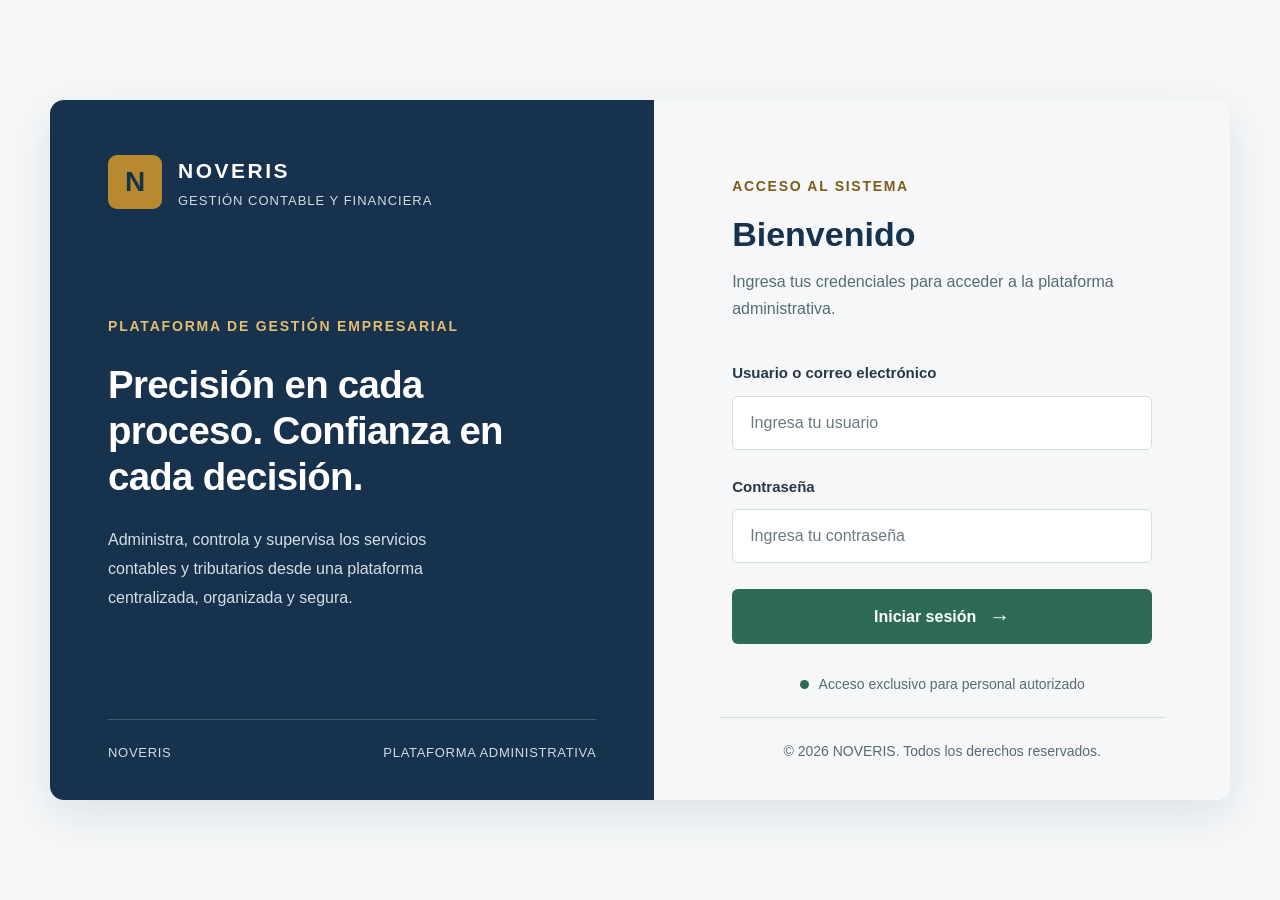
<file: index.html>
<!DOCTYPE html>
<html lang="es">

<head>
    <meta charset="UTF-8">
    <meta name="viewport" content="width=device-width, initial-scale=1.0">

    <meta name="description"
        content="NOVERIS - Plataforma de gestión contable y financiera">

    <meta name="author" content="NOVERIS">

    <title>NOVERIS | Acceso al sistema</title>

    <!-- Hoja de estilos principal -->
    <link rel="stylesheet" href="css/styles.css">
</head>

<body>

    <main class="login-container">

        <!-- PANEL DE IDENTIDAD CORPORATIVA -->
        <section class="login-brand">

            <a href="index.html" class="brand-logo">

                <span class="brand-symbol">N</span>

                <span class="brand-name">
                    <strong>NOVERIS</strong>
                    <small>GESTIÓN CONTABLE Y FINANCIERA</small>
                </span>

            </a>


            <div class="brand-content">

                <span class="brand-label">
                    PLATAFORMA DE GESTIÓN EMPRESARIAL
                </span>

                <h1>
                    Precisión en cada proceso.
                    Confianza en cada decisión.
                </h1>

                <p>
                    Administra, controla y supervisa los servicios
                    contables y tributarios desde una plataforma
                    centralizada, organizada y segura.
                </p>

            </div>


            <footer class="brand-footer">

                <span>NOVERIS</span>

                <span>PLATAFORMA ADMINISTRATIVA</span>

            </footer>

        </section>


        <!-- PANEL DE INICIO DE SESIÓN -->
        <section class="login-content">

            <div class="login-form-container">

                <div class="login-heading">

                    <span class="section-label">
                        ACCESO AL SISTEMA
                    </span>

                    <h2>Bienvenido</h2>

                    <p>
                        Ingresa tus credenciales para acceder
                        a la plataforma administrativa.
                    </p>

                </div>


                <form action="pages/dashboard.html" method="get">

                    <div class="form-group">

                        <label for="username">
                            Usuario o correo electrónico
                        </label>

                        <input
                            type="text"
                            id="username"
                            name="username"
                            placeholder="Ingresa tu usuario"
                            autocomplete="username"
                            required
                        >

                    </div>


                    <div class="form-group">

                        <label for="password">
                            Contraseña
                        </label>

                        <input
                            type="password"
                            id="password"
                            name="password"
                            placeholder="Ingresa tu contraseña"
                            autocomplete="current-password"
                            required
                        >

                    </div>


                    <button type="submit" class="login-button">

                        <span>Iniciar sesión</span>

                        <span class="button-arrow">→</span>

                    </button>

                </form>


                <div class="login-security">

                    <span class="security-indicator"></span>

                    Acceso exclusivo para personal autorizado

                </div>

            </div>


            <footer class="login-footer">

                © 2026 NOVERIS. Todos los derechos reservados.

            </footer>

        </section>

    </main>

</body>

</html>
</file>
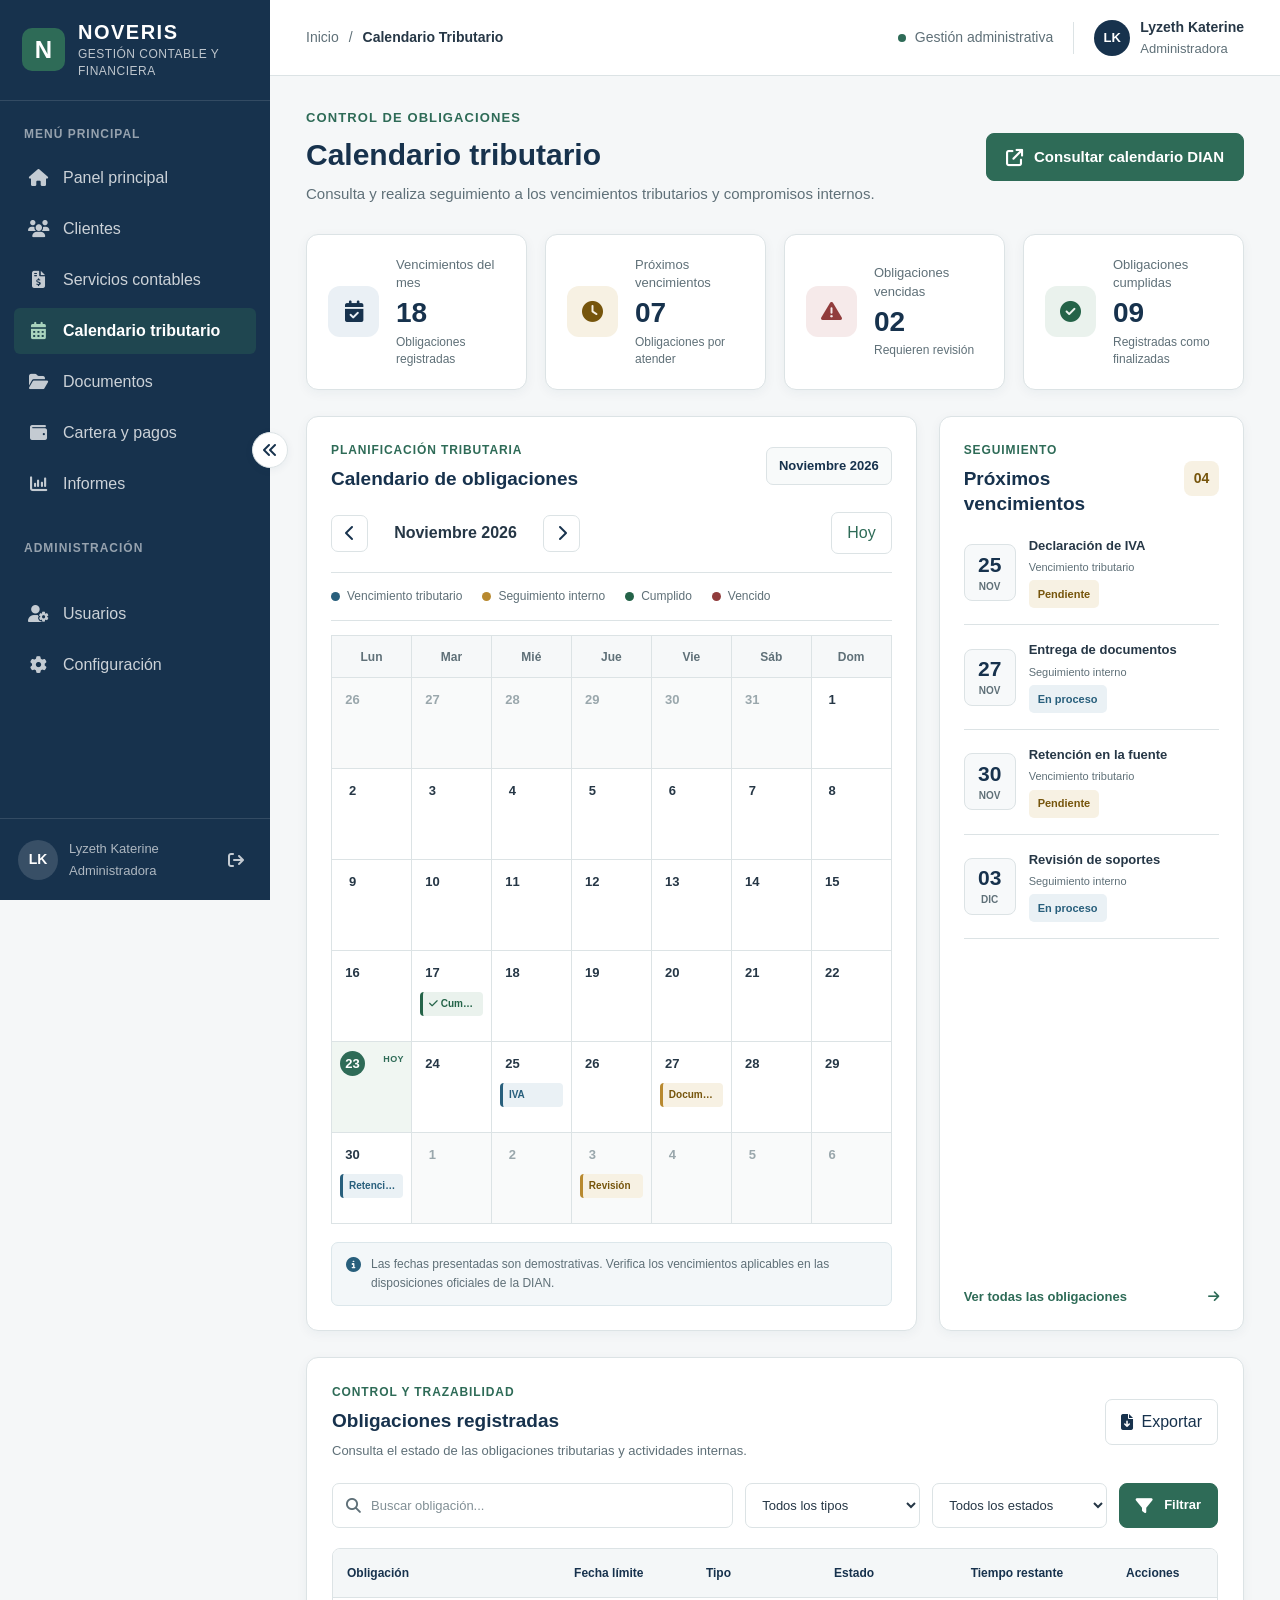
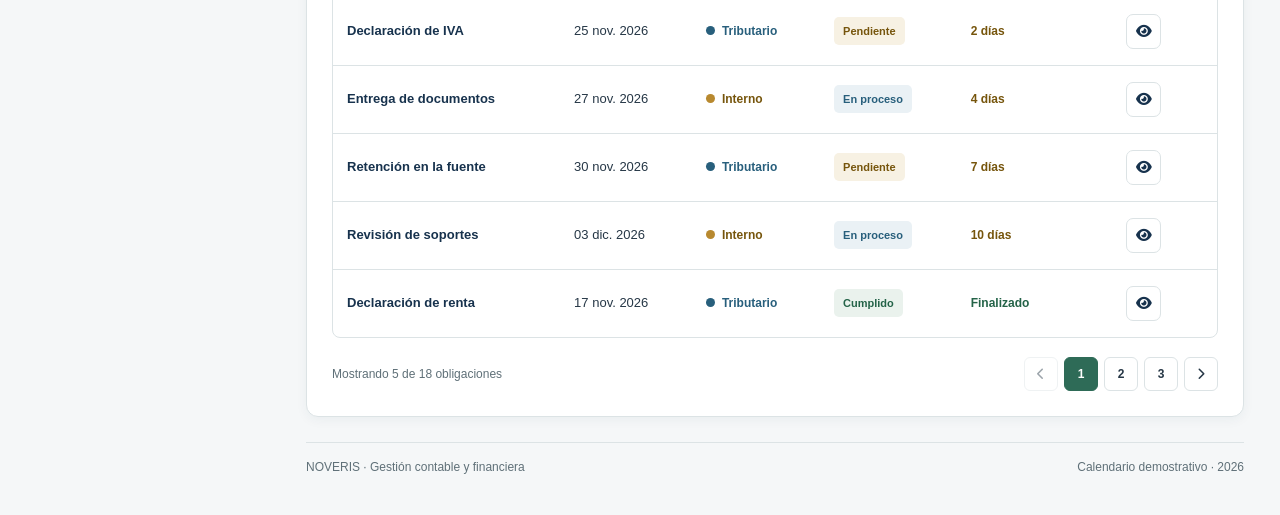
<file: pages/calendario.html>
<!DOCTYPE html>
<html lang="es">

<head>
    <meta charset="UTF-8">
    <meta name="viewport" content="width=device-width, initial-scale=1.0">

    <meta
        name="description"
        content="Calendario tributario de NOVERIS para la gestión y seguimiento de obligaciones contables."
    >

    <title>Calendario tributario | NOVERIS</title>

    <!-- Iconografía -->
    <link
        rel="stylesheet"
        href="https://cdnjs.cloudflare.com/ajax/libs/font-awesome/6.7.2/css/all.min.css"
    >

    <!-- Estilos generales y del módulo -->
    <link rel="stylesheet" href="../css/base.css">
    <link rel="stylesheet" href="../css/calendario.css">
</head>

<body>

    <div class="dashboard-layout">

        <!-- CONTROL DEL MENÚ LATERAL -->
        <input
            type="checkbox"
            id="sidebar-toggle"
            class="sidebar-toggle-checkbox"
            aria-label="Contraer o expandir el menú lateral"
        >

        <label
            for="sidebar-toggle"
            class="sidebar-toggle"
            title="Contraer o expandir menú"
        >
            <i class="fa-solid fa-angles-left toggle-close"></i>
            <i class="fa-solid fa-angles-right toggle-open"></i>
        </label>
        

        <!-- ==================================================
             PANEL LATERAL
        =================================================== -->
        <aside class="sidebar">

            <div class="sidebar-content">

                <!-- Identidad de marca -->
                <div class="brand">

                    <div class="brand-symbol">
                        <span>N</span>
                    </div>

                    <div class="brand-information">
                        <h1 class="brand-name">NOVERIS</h1>
                        <span class="brand-description">
                            GESTIÓN CONTABLE Y FINANCIERA
                        </span>
                    </div>

                </div>

                <!-- Navegación principal -->
                <div class="sidebar-section">

                    <span class="section-label">
                        MENÚ PRINCIPAL
                    </span>

                    <nav class="navigation">

                        <a href="dashboard.html" class="nav-item">
                            <span class="nav-icon">
                                <i class="fa-solid fa-house"></i>
                            </span>
                            <span>Panel principal</span>
                        </a>

                        <a href="clientes.html" class="nav-item">
                            <span class="nav-icon">
                                <i class="fa-solid fa-users"></i>
                            </span>
                            <span>Clientes</span>
                        </a>

                        <a href="servicios.html" class="nav-item">
                            <span class="nav-icon">
                                <i class="fa-solid fa-file-invoice-dollar"></i>
                            </span>
                            <span>Servicios contables</span>
                        </a>

                        <a
                            href="calendario.html"
                            class="nav-item active"
                            aria-current="page"
                        >
                            <span class="nav-icon">
                                <i class="fa-solid fa-calendar-days"></i>
                            </span>
                            <span>Calendario tributario</span>
                        </a>

                        <a href="documentos.html" class="nav-item">
                            <span class="nav-icon">
                                <i class="fa-solid fa-folder-open"></i>
                            </span>
                            <span>Documentos</span>
                        </a>

                        <a href="cartera.html" class="nav-item">
                            <span class="nav-icon">
                                <i class="fa-solid fa-wallet"></i>
                            </span>
                            <span>Cartera y pagos</span>
                        </a>

                        <a href="informes.html" class="nav-item">
                            <span class="nav-icon">
                                <i class="fa-solid fa-chart-column"></i>
                            </span>
                            <span>Informes</span>
                        </a>

                    </nav>

                </div>

                <!-- Administración -->
                <div class="sidebar-section">

                    <span class="section-label">
                        ADMINISTRACIÓN
                    </span>

                    <nav class="navigation secondary-navigation">

                        <a href="usuarios.html" class="nav-item">
                            <span class="nav-icon">
                                <i class="fa-solid fa-user-gear"></i>
                            </span>
                            <span>Usuarios</span>
                        </a>

                        <a href="configuracion.html" class="nav-item">
                            <span class="nav-icon">
                                <i class="fa-solid fa-gear"></i>
                            </span>
                            <span>Configuración</span>
                        </a>

                    </nav>

                </div>

            </div>

            <!-- Perfil y salida: permanecen en el pie del sidebar -->
            <div class="sidebar-footer">

                <div class="profile-avatar">
                    LK
                </div>

                <div class="profile-information">
                    <span class="profile-name">
                        Lyzeth Katerine
                    </span>
                    <span class="profile-role">
                        Administradora
                    </span>
                </div>

                <a
                    href="../index.html"
                    class="logout-link"
                    aria-label="Salir de la plataforma"
                    title="Salir"
                >
                    <i class="fa-solid fa-arrow-right-from-bracket"></i>
                </a>

            </div>

        </aside>

        <!-- ==================================================
             CONTENIDO PRINCIPAL
        =================================================== -->
        <main class="main-content">

            
            <!-- BARRA SUPERIOR -->
            <header class="topbar">

                <div class="breadcrumb">
                    <a href="dashboard.html">Inicio</a>
                    <span>/</span>
                    <strong>Calendario Tributario</strong>
                </div>

                <div class="topbar-actions">

                    <div class="current-context">
                        <span class="context-indicator"></span>
                        Gestión administrativa
                    </div>

                    <div class="topbar-divider"></div>

                    <div class="topbar-user">

                        <div class="profile-avatar small">LK</div>

                        <div class="topbar-user-info">
                            <strong>Lyzeth Katerine</strong>
                            <span>Administradora</span>
                        </div>

                    </div>

                </div>

            </header>

            <!-- ==================================================
                 CONTENIDO DEL MÓDULO: CALENDARIO TRIBUTARIO
            =================================================== -->
            <div class="content-wrapper">

                <!-- Encabezado de página -->
                <section class="page-heading">

                    <div>
                        <span class="eyebrow">
                            CONTROL DE OBLIGACIONES
                        </span>

                        <h2>Calendario tributario</h2>

                        <p>
                            Consulta y realiza seguimiento a los vencimientos
                            tributarios y compromisos internos.
                        </p>
                    </div>

                    <a
                        href="https://www.dian.gov.co/"
                        class="primary-button"
                        target="_blank"
                        rel="noopener noreferrer"
                    >
                        <i class="fa-solid fa-arrow-up-right-from-square"></i>
                        Consultar calendario DIAN
                    </a>

                </section>


                <!-- Tarjetas de resumen -->
                <section class="summary-grid" aria-label="Resumen de obligaciones">

                    <article class="summary-card">

                        <div class="summary-icon navy-icon">
                            <i class="fa-solid fa-calendar-check"></i>
                        </div>

                        <div class="summary-information">
                            <span>Vencimientos del mes</span>
                            <strong>18</strong>
                            <small>Obligaciones registradas</small>
                        </div>

                    </article>

                    <article class="summary-card">

                        <div class="summary-icon gold-icon">
                            <i class="fa-solid fa-clock"></i>
                        </div>

                        <div class="summary-information">
                            <span>Próximos vencimientos</span>
                            <strong>07</strong>
                            <small>Obligaciones por atender</small>
                        </div>

                    </article>

                    <article class="summary-card">

                        <div class="summary-icon red-icon">
                            <i class="fa-solid fa-triangle-exclamation"></i>
                        </div>

                        <div class="summary-information">
                            <span>Obligaciones vencidas</span>
                            <strong>02</strong>
                            <small>Requieren revisión</small>
                        </div>

                    </article>

                    <article class="summary-card">

                        <div class="summary-icon green-icon">
                            <i class="fa-solid fa-circle-check"></i>
                        </div>

                        <div class="summary-information">
                            <span>Obligaciones cumplidas</span>
                            <strong>09</strong>
                            <small>Registradas como finalizadas</small>
                        </div>

                    </article>

                </section>


                <!-- Calendario y próximos vencimientos -->
                <section class="calendar-section">

                    <!-- Calendario mensual -->
                    <article class="calendar-panel">

                        <div class="panel-heading">

                            <div>
                                <span class="panel-overline">
                                    PLANIFICACIÓN TRIBUTARIA
                                </span>

                                <h3>Calendario de obligaciones</h3>
                            </div>

                            <span class="period-badge">
                                Noviembre 2026
                            </span>

                        </div>


                        <!-- Navegación del mes -->
                        <div class="calendar-toolbar">

                            <div class="month-navigation">

                                <button
                                    type="button"
                                    class="month-arrow"
                                    aria-label="Mes anterior"
                                >
                                    <i class="fa-solid fa-chevron-left"></i>
                                </button>

                                <strong>Noviembre 2026</strong>

                                <button
                                    type="button"
                                    class="month-arrow"
                                    aria-label="Mes siguiente"
                                >
                                    <i class="fa-solid fa-chevron-right"></i>
                                </button>

                            </div>

                            <button type="button" class="today-button">
                                Hoy
                            </button>

                        </div>


                        <!-- Leyenda -->
                        <div class="calendar-legend">

                            <span class="legend-item">
                                <span class="legend-dot official-dot"></span>
                                Vencimiento tributario
                            </span>

                            <span class="legend-item">
                                <span class="legend-dot internal-dot"></span>
                                Seguimiento interno
                            </span>

                            <span class="legend-item">
                                <span class="legend-dot completed-dot"></span>
                                Cumplido
                            </span>

                            <span class="legend-item">
                                <span class="legend-dot overdue-dot"></span>
                                Vencido
                            </span>

                        </div>


                        <!-- Cuadrícula del calendario -->
                        <div class="calendar-grid">

                            <div class="weekday">Lun</div>
                            <div class="weekday">Mar</div>
                            <div class="weekday">Mié</div>
                            <div class="weekday">Jue</div>
                            <div class="weekday">Vie</div>
                            <div class="weekday">Sáb</div>
                            <div class="weekday">Dom</div>


                            <!-- Primera semana -->
                            <div class="day-cell other-month">
                                <span class="day-number">26</span>
                            </div>

                            <div class="day-cell other-month">
                                <span class="day-number">27</span>
                            </div>

                            <div class="day-cell other-month">
                                <span class="day-number">28</span>
                            </div>

                            <div class="day-cell other-month">
                                <span class="day-number">29</span>
                            </div>

                            <div class="day-cell other-month">
                                <span class="day-number">30</span>
                            </div>

                            <div class="day-cell other-month">
                                <span class="day-number">31</span>
                            </div>

                            <div class="day-cell">
                                <span class="day-number">1</span>
                            </div>


                            <!-- Segunda semana -->
                            <div class="day-cell">
                                <span class="day-number">2</span>
                            </div>

                            <div class="day-cell">
                                <span class="day-number">3</span>
                            </div>

                            <div class="day-cell">
                                <span class="day-number">4</span>
                            </div>

                            <div class="day-cell">
                                <span class="day-number">5</span>
                            </div>

                            <div class="day-cell">
                                <span class="day-number">6</span>
                            </div>

                            <div class="day-cell">
                                <span class="day-number">7</span>
                            </div>

                            <div class="day-cell">
                                <span class="day-number">8</span>
                            </div>


                            <!-- Tercera semana -->
                            <div class="day-cell">
                                <span class="day-number">9</span>
                            </div>

                            <div class="day-cell">
                                <span class="day-number">10</span>
                            </div>

                            <div class="day-cell">
                                <span class="day-number">11</span>
                            </div>

                            <div class="day-cell">
                                <span class="day-number">12</span>
                            </div>

                            <div class="day-cell">
                                <span class="day-number">13</span>
                            </div>

                            <div class="day-cell">
                                <span class="day-number">14</span>
                            </div>

                            <div class="day-cell">
                                <span class="day-number">15</span>
                            </div>


                            <!-- Cuarta semana -->
                            <div class="day-cell">
                                <span class="day-number">16</span>
                            </div>

                            <div class="day-cell">
                                <span class="day-number">17</span>

                                <span class="calendar-event event-completed">
                                    <i class="fa-solid fa-check"></i>
                                    Cumplido
                                </span>
                            </div>

                            <div class="day-cell">
                                <span class="day-number">18</span>
                            </div>

                            <div class="day-cell">
                                <span class="day-number">19</span>
                            </div>

                            <div class="day-cell">
                                <span class="day-number">20</span>
                            </div>

                            <div class="day-cell">
                                <span class="day-number">21</span>
                            </div>

                            <div class="day-cell">
                                <span class="day-number">22</span>
                            </div>


                            <!-- Quinta semana -->
                            <div class="day-cell current-day">
                                <span class="day-number">23</span>
                                <span class="today-label">HOY</span>
                            </div>

                            <div class="day-cell">
                                <span class="day-number">24</span>
                            </div>

                            <div class="day-cell">
                                <span class="day-number">25</span>

                                <span class="calendar-event event-official">
                                    IVA
                                </span>
                            </div>

                            <div class="day-cell">
                                <span class="day-number">26</span>
                            </div>

                            <div class="day-cell">
                                <span class="day-number">27</span>

                                <span class="calendar-event event-internal">
                                    Documentos
                                </span>
                            </div>

                            <div class="day-cell">
                                <span class="day-number">28</span>
                            </div>

                            <div class="day-cell">
                                <span class="day-number">29</span>
                            </div>


                            <!-- Sexta semana -->
                            <div class="day-cell">
                                <span class="day-number">30</span>

                                <span class="calendar-event event-official">
                                    Retención
                                </span>
                            </div>

                            <div class="day-cell other-month">
                                <span class="day-number">1</span>
                            </div>

                            <div class="day-cell other-month">
                                <span class="day-number">2</span>
                            </div>

                            <div class="day-cell other-month">
                                <span class="day-number">3</span>

                                <span class="calendar-event event-internal">
                                    Revisión
                                </span>
                            </div>

                            <div class="day-cell other-month">
                                <span class="day-number">4</span>
                            </div>

                            <div class="day-cell other-month">
                                <span class="day-number">5</span>
                            </div>

                            <div class="day-cell other-month">
                                <span class="day-number">6</span>
                            </div>

                        </div>


                        <div class="calendar-note">
                            <i class="fa-solid fa-circle-info"></i>
                            Las fechas presentadas son demostrativas.
                            Verifica los vencimientos aplicables en las
                            disposiciones oficiales de la DIAN.
                        </div>

                    </article>


                    <!-- Próximos vencimientos -->
                    <aside class="upcoming-panel">

                        <div class="upcoming-heading">

                            <div>
                                <span class="panel-overline">
                                    SEGUIMIENTO
                                </span>

                                <h3>Próximos vencimientos</h3>
                            </div>

                            <span class="upcoming-count">04</span>

                        </div>


                        <div class="upcoming-list">

                            <article class="upcoming-item">

                                <div class="date-box">
                                    <strong>25</strong>
                                    <span>NOV</span>
                                </div>

                                <div class="upcoming-information">
                                    <strong>Declaración de IVA</strong>
                                    <span>Vencimiento tributario</span>
                                    <span class="status status-pending">
                                        Pendiente
                                    </span>
                                </div>

                            </article>


                            <article class="upcoming-item">

                                <div class="date-box">
                                    <strong>27</strong>
                                    <span>NOV</span>
                                </div>

                                <div class="upcoming-information">
                                    <strong>Entrega de documentos</strong>
                                    <span>Seguimiento interno</span>
                                    <span class="status status-progress">
                                        En proceso
                                    </span>
                                </div>

                            </article>


                            <article class="upcoming-item">

                                <div class="date-box">
                                    <strong>30</strong>
                                    <span>NOV</span>
                                </div>

                                <div class="upcoming-information">
                                    <strong>Retención en la fuente</strong>
                                    <span>Vencimiento tributario</span>
                                    <span class="status status-pending">
                                        Pendiente
                                    </span>
                                </div>

                            </article>


                            <article class="upcoming-item">

                                <div class="date-box">
                                    <strong>03</strong>
                                    <span>DIC</span>
                                </div>

                                <div class="upcoming-information">
                                    <strong>Revisión de soportes</strong>
                                    <span>Seguimiento interno</span>
                                    <span class="status status-progress">
                                        En proceso
                                    </span>
                                </div>

                            </article>

                        </div>


                        <a href="#obligaciones" class="view-all-link">
                            Ver todas las obligaciones
                            <i class="fa-solid fa-arrow-right"></i>
                        </a>

                    </aside>

                </section>


                <!-- ==================================================
                     TABLA DE OBLIGACIONES
                =================================================== -->
                <section
                    class="obligations-panel"
                    id="obligaciones"
                >

                    <div class="obligations-heading">

                        <div>
                            <span class="panel-overline">
                                CONTROL Y TRAZABILIDAD
                            </span>

                            <h3>Obligaciones registradas</h3>

                            <p>
                                Consulta el estado de las obligaciones
                                tributarias y actividades internas.
                            </p>
                        </div>

                        <button type="button" class="export-button">
                            <i class="fa-solid fa-file-arrow-down"></i>
                            Exportar
                        </button>

                    </div>


                    <!-- Filtros -->
                    <div class="filter-toolbar">

                        <div class="search-box">
                            <i class="fa-solid fa-magnifying-glass"></i>

                            <input
                                type="search"
                                placeholder="Buscar obligación..."
                                aria-label="Buscar obligación"
                            >
                        </div>

                        <select aria-label="Filtrar por tipo">
                            <option value="">Todos los tipos</option>
                            <option value="tributario">Tributario</option>
                            <option value="interno">Seguimiento interno</option>
                        </select>

                        <select aria-label="Filtrar por estado">
                            <option value="">Todos los estados</option>
                            <option value="pendiente">Pendiente</option>
                            <option value="proceso">En proceso</option>
                            <option value="cumplido">Cumplido</option>
                            <option value="vencido">Vencido</option>
                        </select>

                        <button type="button" class="primary-button">
                            <i class="fa-solid fa-filter"></i>
                            Filtrar
                        </button>

                    </div>


                    <!-- Tabla -->
                    <div class="table-container">

                        <table>

                            <thead>
                                <tr>
                                    <th>Obligación</th>
                                    <th>Fecha límite</th>
                                    <th>Tipo</th>
                                    <th>Estado</th>
                                    <th>Tiempo restante</th>
                                    <th>Acciones</th>
                                </tr>
                            </thead>

                            <tbody>

                                <tr>
                                    <td>
                                        <div class="obligation-name">
                                            Declaración de IVA
                                        </div>
                                    </td>

                                    <td>25 nov. 2026</td>

                                    <td>
                                        <span class="type-label official-type">
                                            <span class="table-indicator official-indicator"></span>
                                            Tributario
                                        </span>
                                    </td>

                                    <td>
                                        <span class="status status-pending">
                                            Pendiente
                                        </span>
                                    </td>

                                    <td>
                                        <span class="days-remaining">
                                            2 días
                                        </span>
                                    </td>

                                    <td>
                                        <button
                                            type="button"
                                            class="action-button"
                                            aria-label="Ver declaración de IVA"
                                            title="Ver detalle"
                                        >
                                            <i class="fa-solid fa-eye"></i>
                                        </button>
                                    </td>
                                </tr>


                                <tr>
                                    <td>
                                        <div class="obligation-name">
                                            Entrega de documentos
                                        </div>
                                    </td>

                                    <td>27 nov. 2026</td>

                                    <td>
                                        <span class="type-label internal-type">
                                            <span class="table-indicator internal-indicator"></span>
                                            Interno
                                        </span>
                                    </td>

                                    <td>
                                        <span class="status status-progress">
                                            En proceso
                                        </span>
                                    </td>

                                    <td>
                                        <span class="days-remaining">
                                            4 días
                                        </span>
                                    </td>

                                    <td>
                                        <button
                                            type="button"
                                            class="action-button"
                                            aria-label="Ver entrega de documentos"
                                            title="Ver detalle"
                                        >
                                            <i class="fa-solid fa-eye"></i>
                                        </button>
                                    </td>
                                </tr>


                                <tr>
                                    <td>
                                        <div class="obligation-name">
                                            Retención en la fuente
                                        </div>
                                    </td>

                                    <td>30 nov. 2026</td>

                                    <td>
                                        <span class="type-label official-type">
                                            <span class="table-indicator official-indicator"></span>
                                            Tributario
                                        </span>
                                    </td>

                                    <td>
                                        <span class="status status-pending">
                                            Pendiente
                                        </span>
                                    </td>

                                    <td>
                                        <span class="days-remaining">
                                            7 días
                                        </span>
                                    </td>

                                    <td>
                                        <button
                                            type="button"
                                            class="action-button"
                                            aria-label="Ver retención en la fuente"
                                            title="Ver detalle"
                                        >
                                            <i class="fa-solid fa-eye"></i>
                                        </button>
                                    </td>
                                </tr>


                                <tr>
                                    <td>
                                        <div class="obligation-name">
                                            Revisión de soportes
                                        </div>
                                    </td>

                                    <td>03 dic. 2026</td>

                                    <td>
                                        <span class="type-label internal-type">
                                            <span class="table-indicator internal-indicator"></span>
                                            Interno
                                        </span>
                                    </td>

                                    <td>
                                        <span class="status status-progress">
                                            En proceso
                                        </span>
                                    </td>

                                    <td>
                                        <span class="days-remaining">
                                            10 días
                                        </span>
                                    </td>

                                    <td>
                                        <button
                                            type="button"
                                            class="action-button"
                                            aria-label="Ver revisión de soportes"
                                            title="Ver detalle"
                                        >
                                            <i class="fa-solid fa-eye"></i>
                                        </button>
                                    </td>
                                </tr>


                                <tr>
                                    <td>
                                        <div class="obligation-name">
                                            Declaración de renta
                                        </div>
                                    </td>

                                    <td>17 nov. 2026</td>

                                    <td>
                                        <span class="type-label official-type">
                                            <span class="table-indicator official-indicator"></span>
                                            Tributario
                                        </span>
                                    </td>

                                    <td>
                                        <span class="status status-completed">
                                            Cumplido
                                        </span>
                                    </td>

                                    <td>
                                        <span class="days-completed">
                                            Finalizado
                                        </span>
                                    </td>

                                    <td>
                                        <button
                                            type="button"
                                            class="action-button"
                                            aria-label="Ver declaración de renta"
                                            title="Ver detalle"
                                        >
                                            <i class="fa-solid fa-eye"></i>
                                        </button>
                                    </td>
                                </tr>

                            </tbody>

                        </table>

                    </div>


                    <!-- Pie de tabla y paginación -->
                    <div class="table-footer">

                        <span>
                            Mostrando 5 de 18 obligaciones
                        </span>

                        <div class="pagination">

                            <button
                                type="button"
                                aria-label="Página anterior"
                                disabled
                            >
                                <i class="fa-solid fa-chevron-left"></i>
                            </button>

                            <button
                                type="button"
                                class="pagination-active"
                                aria-current="page"
                            >
                                1
                            </button>

                            <button type="button">2</button>
                            <button type="button">3</button>

                            <button
                                type="button"
                                aria-label="Página siguiente"
                            >
                                <i class="fa-solid fa-chevron-right"></i>
                            </button>

                        </div>

                    </div>

                </section>


                <!-- Nota informativa -->
                <footer class="content-footer">
                    <span>
                        NOVERIS · Gestión contable y financiera
                    </span>

                    <span>
                        Calendario demostrativo · 2026
                    </span>
                </footer>

            </div>

        </main>

    </div>

</body>
</html>
</file>
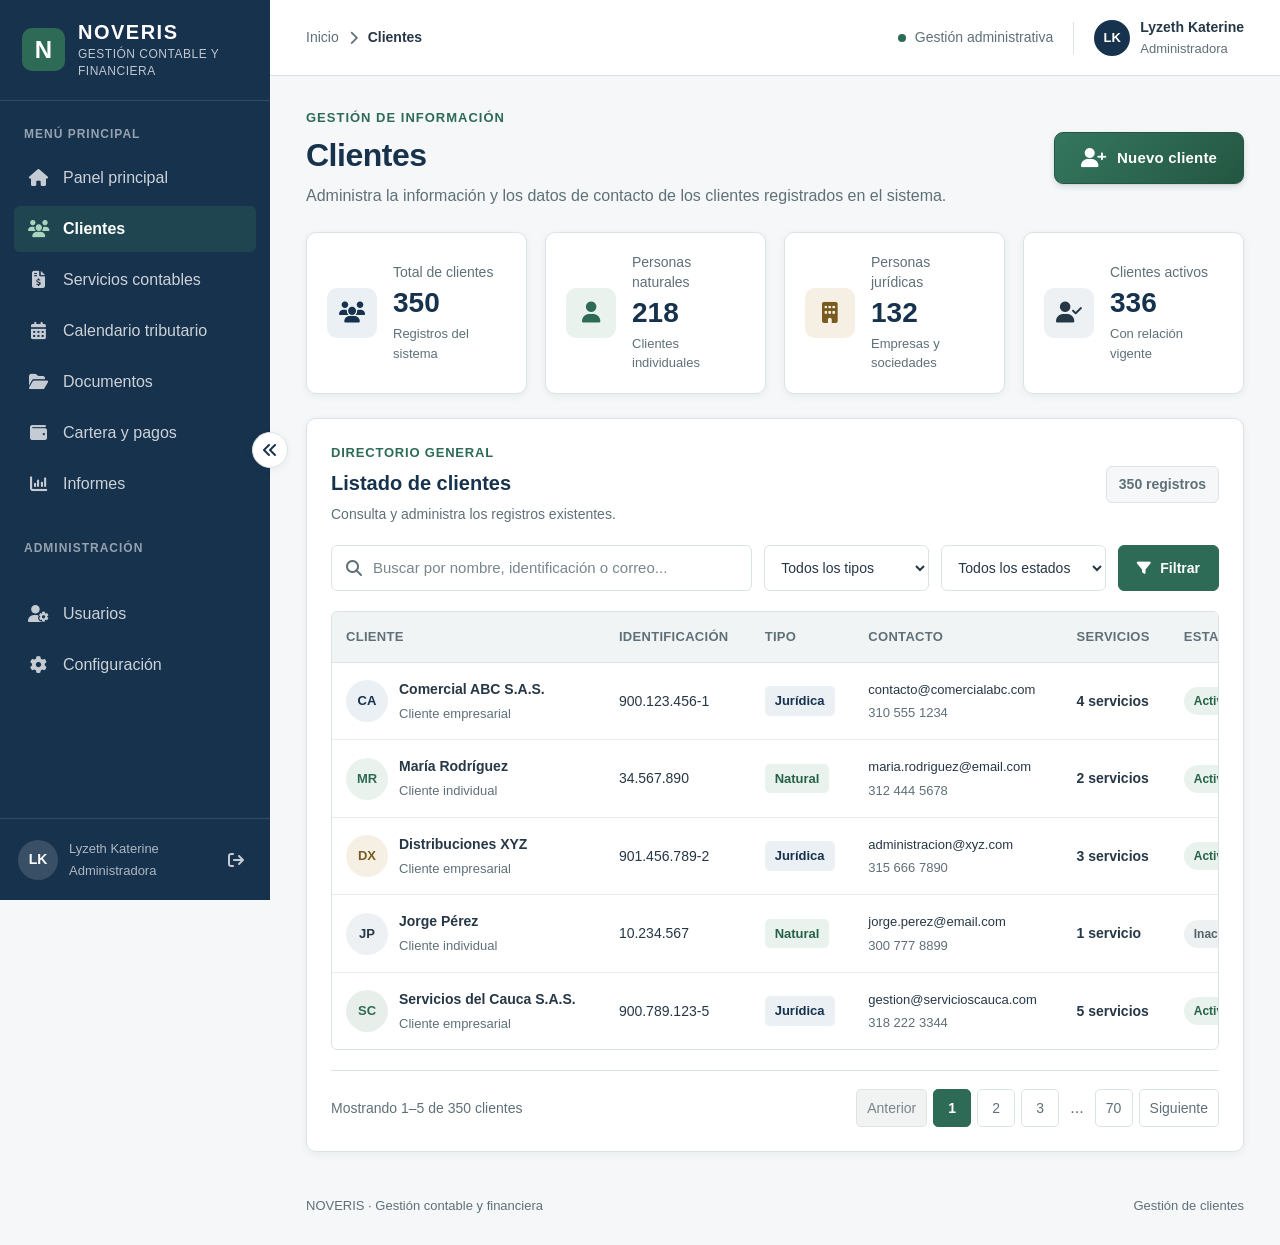
<file: pages/clientes.html>
<!DOCTYPE html>
<html lang="es">

<head>
    <meta charset="UTF-8">
    <meta name="viewport" content="width=device-width, initial-scale=1.0">

    <meta name="description" content="Gestión de clientes de NOVERIS">

    <title>NOVERIS | Clientes</title>

    <!-- Font Awesome -->
    <link
        rel="stylesheet"
        href="https://cdnjs.cloudflare.com/ajax/libs/font-awesome/6.7.2/css/all.min.css"
    >

    <!-- Estilos compartidos -->
    <link rel="stylesheet" href="../css/base.css">

    <!-- Estilos del módulo -->
    <link rel="stylesheet" href="../css/clientes.css">
</head>

<body>

    <div class="dashboard-layout">

        <!-- CONTROL DEL MENÚ LATERAL -->
        <input
            type="checkbox"
            id="sidebar-toggle"
            class="sidebar-toggle-checkbox"
            aria-label="Contraer o expandir el menú lateral"
        >

        <label
            for="sidebar-toggle"
            class="sidebar-toggle"
            title="Contraer o expandir menú"
        >
            <i class="fa-solid fa-angles-left toggle-close"></i>
            <i class="fa-solid fa-angles-right toggle-open"></i>
        </label>


        <!-- ==================================================
             PANEL LATERAL
        =================================================== -->
        <aside class="sidebar">

            <div class="sidebar-content">

                <!-- Identidad de marca -->
                <div class="brand">

                    <div class="brand-symbol">
                        <span>N</span>
                    </div>

                    <div class="brand-information">
                        <h1 class="brand-name">NOVERIS</h1>
                        <span class="brand-description">
                            GESTIÓN CONTABLE Y FINANCIERA
                        </span>
                    </div>

                </div>

                <!-- Navegación principal -->
                <div class="sidebar-section">

                    <span class="section-label">
                        MENÚ PRINCIPAL
                    </span>

                    <nav class="navigation">

                        <a href="dashboard.html" class="nav-item">
                            <span class="nav-icon">
                                <i class="fa-solid fa-house"></i>
                            </span>
                            <span>Panel principal</span>
                        </a>

                        <a href="clientes.html" 
                            class="nav-item active"
                            aria-current="page"

                        >
                            <span class="nav-icon">
                                <i class="fa-solid fa-users"></i>
                            </span>
                            <span>Clientes</span>
                        </a>

                        <a href="servicios.html" class="nav-item">
                            <span class="nav-icon">
                                <i class="fa-solid fa-file-invoice-dollar"></i>
                            </span>
                            <span>Servicios contables</span>
                        </a>

                        <a href="calendario.html" class="nav-item">
                            <span class="nav-icon">
                                <i class="fa-solid fa-calendar-days"></i>
                            </span>
                            <span>Calendario tributario</span>
                        </a>

                        <a href="documentos.html" class="nav-item">
                            <span class="nav-icon">
                                <i class="fa-solid fa-folder-open"></i>
                            </span>
                            <span>Documentos</span>
                        </a>

                        <a href="cartera.html" class="nav-item">
                            <span class="nav-icon">
                                <i class="fa-solid fa-wallet"></i>
                            </span>
                            <span>Cartera y pagos</span>
                        </a>

                        <a href="informes.html" class="nav-item">
                            <span class="nav-icon">
                                <i class="fa-solid fa-chart-column"></i>
                            </span>
                            <span>Informes</span>
                        </a>

                    </nav>

                </div>

                <!-- Administración -->
                <div class="sidebar-section">

                    <span class="section-label">
                        ADMINISTRACIÓN
                    </span>

                    <nav class="navigation secondary-navigation">

                        <a href="usuarios.html" class="nav-item">
                            <span class="nav-icon">
                                <i class="fa-solid fa-user-gear"></i>
                            </span>
                            <span>Usuarios</span>
                        </a>

                        <a href="configuracion.html" class="nav-item">
                            <span class="nav-icon">
                                <i class="fa-solid fa-gear"></i>
                            </span>
                            <span>Configuración</span>
                        </a>

                    </nav>

                </div>

            </div>

            <!-- Perfil y salida: permanecen en el pie del sidebar -->
            <div class="sidebar-footer">

                <div class="profile-avatar">
                    LK
                </div>

                <div class="profile-information">
                    <span class="profile-name">
                        Lyzeth Katerine
                    </span>
                    <span class="profile-role">
                        Administradora
                    </span>
                </div>

                <a
                    href="../index.html"
                    class="logout-link"
                    aria-label="Salir de la plataforma"
                    title="Salir"
                >
                    <i class="fa-solid fa-arrow-right-from-bracket"></i>
                </a>

            </div>

        </aside>


        <!-- CONTENIDO PRINCIPAL -->
        <main class="main-content">

            <!-- BARRA SUPERIOR -->
            <header class="topbar">

                <div class="breadcrumb">
                    <span>Inicio</span>
                    <i class="fa-solid fa-chevron-right"></i>
                    <strong>Clientes</strong>
                </div>

                <div class="topbar-actions">

                    <div class="current-context">
                        <span class="context-indicator"></span>
                        Gestión administrativa
                    </div>

                    <div class="topbar-divider"></div>

                    <div class="topbar-user">
                        <div class="profile-avatar small">LK</div>

                        <div class="topbar-user-info">
                            <strong>Lyzeth Katerine</strong>
                            <span>Administradora</span>
                        </div>
                    </div>

                </div>

            </header>


            <!-- ÁREA DE TRABAJO -->
            <div class="content-wrapper clients-page">

                <!-- ENCABEZADO -->
                <section class="clients-heading">

                    <div class="clients-heading-information">

                        <span class="clients-eyebrow">
                            GESTIÓN DE INFORMACIÓN
                        </span>

                        <h2>Clientes</h2>

                        <p>
                            Administra la información y los datos de contacto
                            de los clientes registrados en el sistema.
                        </p>

                    </div>

                    <a href="nuevo-cliente.html" class="btn btn-primary">
                        <i class="fa-solid fa-user-plus"></i>
                        Nuevo cliente
                    </a>

                </section>


                <!-- INDICADORES -->
                <section class="clients-summary-grid">

                    <article class="clients-summary-card">

                        <div class="clients-summary-icon navy-icon">
                            <i class="fa-solid fa-users"></i>
                        </div>

                        <div class="clients-summary-information">
                            <span>Total de clientes</span>
                            <strong>350</strong>
                            <small>Registros del sistema</small>
                        </div>

                    </article>


                    <article class="clients-summary-card">

                        <div class="clients-summary-icon green-icon">
                            <i class="fa-solid fa-user"></i>
                        </div>

                        <div class="clients-summary-information">
                            <span>Personas naturales</span>
                            <strong>218</strong>
                            <small>Clientes individuales</small>
                        </div>

                    </article>


                    <article class="clients-summary-card">

                        <div class="clients-summary-icon gold-icon">
                            <i class="fa-solid fa-building"></i>
                        </div>

                        <div class="clients-summary-information">
                            <span>Personas jurídicas</span>
                            <strong>132</strong>
                            <small>Empresas y sociedades</small>
                        </div>

                    </article>


                    <article class="clients-summary-card">

                        <div class="clients-summary-icon slate-icon">
                            <i class="fa-solid fa-user-check"></i>
                        </div>

                        <div class="clients-summary-information">
                            <span>Clientes activos</span>
                            <strong>336</strong>
                            <small>Con relación vigente</small>
                        </div>

                    </article>

                </section>


                <!-- DIRECTORIO DE CLIENTES -->
                <section class="clients-panel">

                    <div class="clients-panel-heading">

                        <div>
                            <span class="clients-panel-overline">
                                DIRECTORIO GENERAL
                            </span>

                            <h3>Listado de clientes</h3>

                            <p>
                                Consulta y administra los registros existentes.
                            </p>
                        </div>

                        <span class="clients-records-count">
                            350 registros
                        </span>

                    </div>


                    <!-- BÚSQUEDA Y FILTROS -->
                    <div class="clients-filter-toolbar">

                        <div class="clients-search-box">

                            <i class="fa-solid fa-magnifying-glass"></i>

                            <input
                                type="search"
                                placeholder="Buscar por nombre, identificación o correo..."
                                aria-label="Buscar clientes"
                            >

                        </div>


                        <select aria-label="Filtrar por tipo de cliente">
                            <option value="">Todos los tipos</option>
                            <option value="natural">Persona natural</option>
                            <option value="juridica">Persona jurídica</option>
                        </select>


                        <select aria-label="Filtrar por estado">
                            <option value="">Todos los estados</option>
                            <option value="activo">Activo</option>
                            <option value="inactivo">Inactivo</option>
                        </select>


                        <button type="button" class="clients-filter-button">
                            <i class="fa-solid fa-filter"></i>
                            Filtrar
                        </button>

                    </div>


                    <!-- TABLA -->
                    <div class="clients-table-wrapper">

                        <table class="clients-table">

                            <thead>
                                <tr>
                                    <th>CLIENTE</th>
                                    <th>IDENTIFICACIÓN</th>
                                    <th>TIPO</th>
                                    <th>CONTACTO</th>
                                    <th>SERVICIOS</th>
                                    <th>ESTADO</th>
                                    <th>ACCIONES</th>
                                </tr>
                            </thead>

                            <tbody>

                                <tr>
                                    <td>
                                        <div class="clients-client-cell">
                                            <div class="clients-avatar avatar-one">CA</div>

                                            <div class="clients-client-information">
                                                <strong>Comercial ABC S.A.S.</strong>
                                                <span>Cliente empresarial</span>
                                            </div>
                                        </div>
                                    </td>

                                    <td>900.123.456-1</td>

                                    <td>
                                        <span class="clients-type-label company-type">
                                            Jurídica
                                        </span>
                                    </td>

                                    <td>
                                        <div class="clients-contact-information">
                                            <strong>contacto@comercialabc.com</strong>
                                            <span>310 555 1234</span>
                                        </div>
                                    </td>

                                    <td>
                                        <span class="clients-service-number">4 servicios</span>
                                    </td>

                                    <td>
                                        <span class="status status-success">Activo</span>
                                    </td>

                                    <td>
                                        <div class="clients-action-group">
                                            <a href="detalle-cliente.html" class="clients-action-button" title="Consultar" aria-label="Consultar cliente">
                                                <i class="fa-solid fa-eye"></i>
                                            </a>

                                            <a href="editar-cliente.html" class="clients-action-button" title="Editar" aria-label="Editar cliente">
                                                <i class="fa-solid fa-pen"></i>
                                            </a>
                                        </div>
                                    </td>
                                </tr>


                                <tr>
                                    <td>
                                        <div class="clients-client-cell">
                                            <div class="clients-avatar avatar-two">MR</div>

                                            <div class="clients-client-information">
                                                <strong>María Rodríguez</strong>
                                                <span>Cliente individual</span>
                                            </div>
                                        </div>
                                    </td>

                                    <td>34.567.890</td>

                                    <td>
                                        <span class="clients-type-label person-type">
                                            Natural
                                        </span>
                                    </td>

                                    <td>
                                        <div class="clients-contact-information">
                                            <strong>maria.rodriguez@email.com</strong>
                                            <span>312 444 5678</span>
                                        </div>
                                    </td>

                                    <td>
                                        <span class="clients-service-number">2 servicios</span>
                                    </td>

                                    <td>
                                        <span class="status status-success">Activo</span>
                                    </td>

                                    <td>
                                        <div class="clients-action-group">
                                            <a href="detalle-cliente.html" class="clients-action-button" title="Consultar" aria-label="Consultar cliente">
                                                <i class="fa-solid fa-eye"></i>
                                            </a>

                                            <a href="editar-cliente.html" class="clients-action-button" title="Editar" aria-label="Editar cliente">
                                                <i class="fa-solid fa-pen"></i>
                                            </a>
                                        </div>
                                    </td>
                                </tr>


                                <tr>
                                    <td>
                                        <div class="clients-client-cell">
                                            <div class="clients-avatar avatar-three">DX</div>

                                            <div class="clients-client-information">
                                                <strong>Distribuciones XYZ</strong>
                                                <span>Cliente empresarial</span>
                                            </div>
                                        </div>
                                    </td>

                                    <td>901.456.789-2</td>

                                    <td>
                                        <span class="clients-type-label company-type">
                                            Jurídica
                                        </span>
                                    </td>

                                    <td>
                                        <div class="clients-contact-information">
                                            <strong>administracion@xyz.com</strong>
                                            <span>315 666 7890</span>
                                        </div>
                                    </td>

                                    <td>
                                        <span class="clients-service-number">3 servicios</span>
                                    </td>

                                    <td>
                                        <span class="status status-success">Activo</span>
                                    </td>

                                    <td>
                                        <div class="clients-action-group">
                                            <a href="detalle-cliente.html" class="clients-action-button" title="Consultar" aria-label="Consultar cliente">
                                                <i class="fa-solid fa-eye"></i>
                                            </a>

                                            <a href="editar-cliente.html" class="clients-action-button" title="Editar" aria-label="Editar cliente">
                                                <i class="fa-solid fa-pen"></i>
                                            </a>
                                        </div>
                                    </td>
                                </tr>


                                <tr>
                                    <td>
                                        <div class="clients-client-cell">
                                            <div class="clients-avatar avatar-four">JP</div>

                                            <div class="clients-client-information">
                                                <strong>Jorge Pérez</strong>
                                                <span>Cliente individual</span>
                                            </div>
                                        </div>
                                    </td>

                                    <td>10.234.567</td>

                                    <td>
                                        <span class="clients-type-label person-type">
                                            Natural
                                        </span>
                                    </td>

                                    <td>
                                        <div class="clients-contact-information">
                                            <strong>jorge.perez@email.com</strong>
                                            <span>300 777 8899</span>
                                        </div>
                                    </td>

                                    <td>
                                        <span class="clients-service-number">1 servicio</span>
                                    </td>

                                    <td>
                                        <span class="status status-neutral">Inactivo</span>
                                    </td>

                                    <td>
                                        <div class="clients-action-group">
                                            <a href="detalle-cliente.html" class="clients-action-button" title="Consultar" aria-label="Consultar cliente">
                                                <i class="fa-solid fa-eye"></i>
                                            </a>

                                            <a href="editar-cliente.html" class="clients-action-button" title="Editar" aria-label="Editar cliente">
                                                <i class="fa-solid fa-pen"></i>
                                            </a>
                                        </div>
                                    </td>
                                </tr>


                                <tr>
                                    <td>
                                        <div class="clients-client-cell">
                                            <div class="clients-avatar avatar-five">SC</div>

                                            <div class="clients-client-information">
                                                <strong>Servicios del Cauca S.A.S.</strong>
                                                <span>Cliente empresarial</span>
                                            </div>
                                        </div>
                                    </td>

                                    <td>900.789.123-5</td>

                                    <td>
                                        <span class="clients-type-label company-type">
                                            Jurídica
                                        </span>
                                    </td>

                                    <td>
                                        <div class="clients-contact-information">
                                            <strong>gestion@servicioscauca.com</strong>
                                            <span>318 222 3344</span>
                                        </div>
                                    </td>

                                    <td>
                                        <span class="clients-service-number">5 servicios</span>
                                    </td>

                                    <td>
                                        <span class="status status-success">Activo</span>
                                    </td>

                                    <td>
                                        <div class="clients-action-group">
                                            <a href="detalle-cliente.html" class="clients-action-button" title="Consultar" aria-label="Consultar cliente">
                                                <i class="fa-solid fa-eye"></i>
                                            </a>

                                            <a href="editar-cliente.html" class="clients-action-button" title="Editar" aria-label="Editar cliente">
                                                <i class="fa-solid fa-pen"></i>
                                            </a>
                                        </div>
                                    </td>
                                </tr>

                            </tbody>

                        </table>

                    </div>


                    <!-- PAGINACIÓN VISUAL -->
                    <div class="clients-pagination">

                        <span>Mostrando 1–5 de 350 clientes</span>

                        <div class="clients-pagination-controls">

                            <button type="button" disabled>
                                Anterior
                            </button>

                            <button type="button" class="active-page" aria-current="page">
                                1
                            </button>

                            <button type="button">2</button>
                            <button type="button">3</button>

                            <span>...</span>

                            <button type="button">70</button>

                            <button type="button">
                                Siguiente
                            </button>

                        </div>

                    </div>

                </section>


                <!-- PIE DE PÁGINA -->
                <footer class="content-footer">
                    <span>NOVERIS · Gestión contable y financiera</span>
                    <span>Gestión de clientes</span>
                </footer>

            </div>

        </main>

    </div>

</body>
</html>
</file>
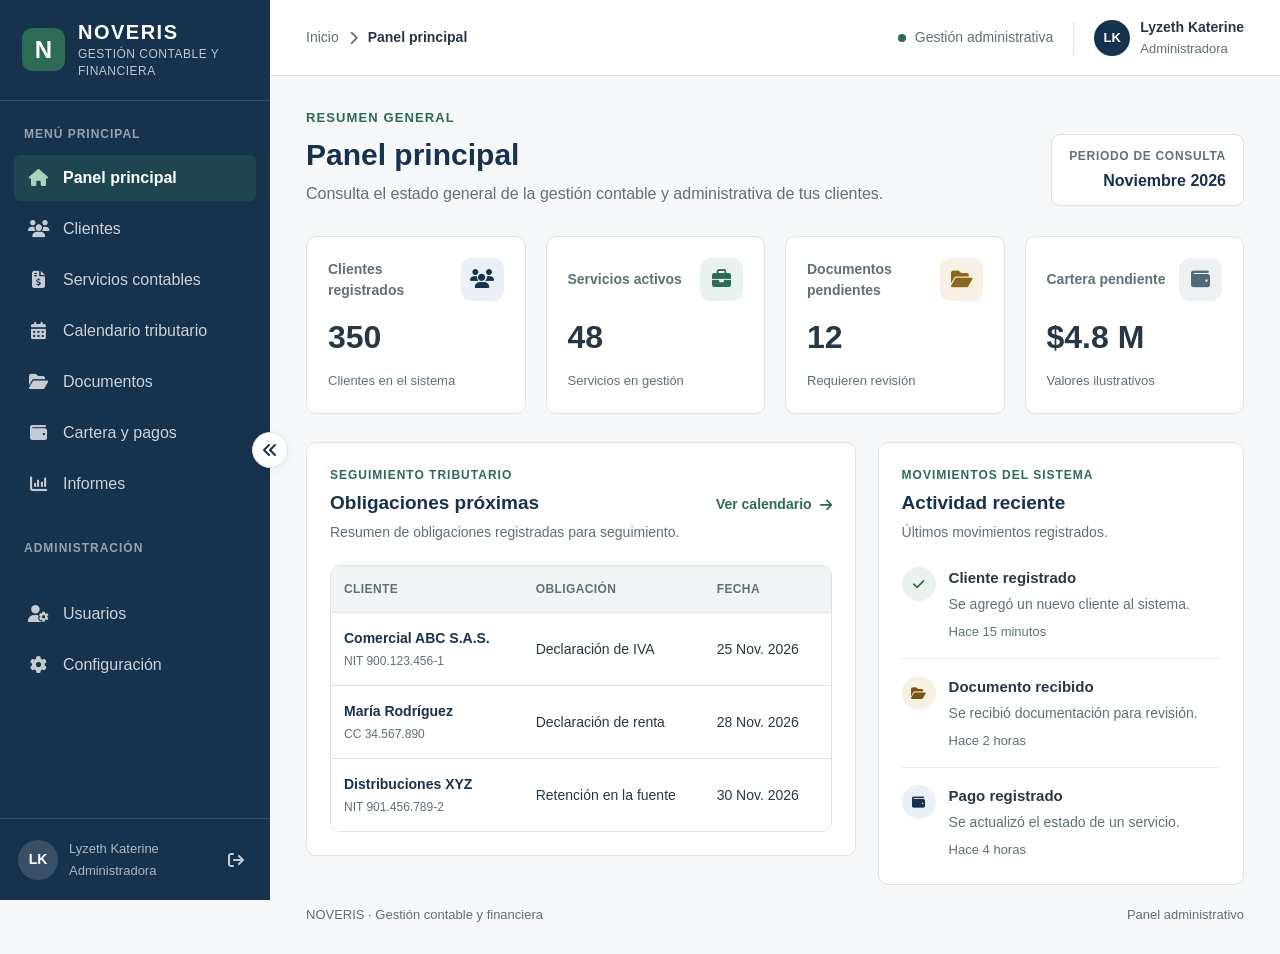
<file: pages/dashboard.html>
<!DOCTYPE html>
<html lang="es">

<head>
    <meta charset="UTF-8">
    <meta name="viewport" content="width=device-width, initial-scale=1.0">

    <meta name="description" content="Panel administrativo de NOVERIS">

    <title>NOVERIS | Panel de control</title>

    <!-- Font Awesome -->
    <link
        rel="stylesheet"
        href="https://cdnjs.cloudflare.com/ajax/libs/font-awesome/6.7.2/css/all.min.css"
    >

    <!-- Estilos globales -->
    <link rel="stylesheet" href="../css/base.css">

    <!-- Estilos exclusivos del Dashboard -->
    <link rel="stylesheet" href="../css/dashboard.css">
</head>

<body>

    <div class="dashboard-layout">

        <!-- CONTROL DEL MENÚ LATERAL -->
        <input
            type="checkbox"
            id="sidebar-toggle"
            class="sidebar-toggle-checkbox"
            aria-label="Contraer o expandir el menú lateral"
        >

       <label for="sidebar-toggle" class="sidebar-toggle" title="Contraer o expandir menú">
            <i class="fa-solid fa-angles-left toggle-close"></i>
            <i class="fa-solid fa-angles-right toggle-open"></i>
        </label>

         <!-- ==================================================
             PANEL LATERAL
        =================================================== -->
        <aside class="sidebar">

            <div class="sidebar-content">

                <!-- Identidad de marca -->
                <div class="brand">

                    <div class="brand-symbol">
                        <span>N</span>
                    </div>

                    <div class="brand-information">
                        <h1 class="brand-name">NOVERIS</h1>
                        <span class="brand-description">
                            GESTIÓN CONTABLE Y FINANCIERA
                        </span>
                    </div>

                </div>

                <!-- Navegación principal -->
                <div class="sidebar-section">

                    <span class="section-label">
                        MENÚ PRINCIPAL
                    </span>

                    <nav class="navigation">

                        <a href="dashboard.html" 
                            class="nav-item active"
                            aria-current="page">
                            
                            <span class="nav-icon">
                                <i class="fa-solid fa-house"></i>
                            </span>
                            <span>Panel principal</span>
                        </a>

                        <a href="clientes.html" class="nav-item">
                            <span class="nav-icon">
                                <i class="fa-solid fa-users"></i>
                            </span>
                            <span>Clientes</span>
                        </a>

                        <a href="servicios.html" class="nav-item">
                            <span class="nav-icon">
                                <i class="fa-solid fa-file-invoice-dollar"></i>
                            </span>
                            <span>Servicios contables</span>
                        </a>

                        <a href="calendario.html" class="nav-item">
                            <span class="nav-icon">
                                <i class="fa-solid fa-calendar-days"></i>
                            </span>
                            <span>Calendario tributario</span>
                        </a>

                        <a href="documentos.html" class="nav-item">
                            <span class="nav-icon">
                                <i class="fa-solid fa-folder-open"></i>
                            </span>
                            <span>Documentos</span>
                        </a>

                        <a href="cartera.html" class="nav-item">
                            <span class="nav-icon">
                                <i class="fa-solid fa-wallet"></i>
                            </span>
                            <span>Cartera y pagos</span>
                        </a>

                        <a href="informes.html" class="nav-item">
                            <span class="nav-icon">
                                <i class="fa-solid fa-chart-column"></i>
                            </span>
                            <span>Informes</span>
                        </a>

                    </nav>

                </div>

                <!-- Administración -->
                <div class="sidebar-section">

                    <span class="section-label">
                        ADMINISTRACIÓN
                    </span>

                    <nav class="navigation secondary-navigation">

                        <a href="usuarios.html" class="nav-item">
                            <span class="nav-icon">
                                <i class="fa-solid fa-user-gear"></i>
                            </span>
                            <span>Usuarios</span>
                        </a>

                        <a href="configuracion.html" class="nav-item">
                            <span class="nav-icon">
                                <i class="fa-solid fa-gear"></i>
                            </span>
                            <span>Configuración</span>
                        </a>

                    </nav>

                </div>

            </div>

            <!-- Perfil y salida: permanecen en el pie del sidebar -->
            <div class="sidebar-footer">

                <div class="profile-avatar">
                    LK
                </div>

                <div class="profile-information">
                    <span class="profile-name">
                        Lyzeth Katerine
                    </span>
                    <span class="profile-role">
                        Administradora
                    </span>
                </div>

                <a
                    href="../index.html"
                    class="logout-link"
                    aria-label="Salir de la plataforma"
                    title="Salir"
                >
                    <i class="fa-solid fa-arrow-right-from-bracket"></i>
                </a>

            </div>

        </aside>

        <!-- CONTENIDO PRINCIPAL -->
        <main class="main-content">


            <!-- BARRA SUPERIOR -->
            <header class="topbar">

                <div class="breadcrumb">
                    <span>Inicio</span>
                    <i class="fa-solid fa-chevron-right" aria-hidden="true"></i>
                    <strong>Panel principal</strong>
                </div>


                <div class="topbar-actions">

                    <div class="current-context">
                        <span class="context-indicator"></span>
                        Gestión administrativa
                    </div>

                    <div class="topbar-divider"></div>

                    <div class="topbar-user">

                        <div class="profile-avatar small">LK</div>

                        <div class="topbar-user-info">
                            <strong>Lyzeth Katerine</strong>
                            <span>Administradora</span>
                        </div>

                    </div>

                </div>

            </header>


            <!-- ÁREA DE TRABAJO -->
            <div class="content-wrapper">


                <!-- BIENVENIDA -->
                <section class="welcome-section">

                    <div>

                        <span class="eyebrow">
                            RESUMEN GENERAL
                        </span>

                        <h2>Panel principal</h2>

                        <p>
                            Consulta el estado general de la gestión contable
                            y administrativa de tus clientes.
                        </p>

                    </div>

                    <div class="current-date">
                        <span>PERIODO DE CONSULTA</span>
                        <strong>Noviembre 2026</strong>
                    </div>

                </section>


                <!-- TARJETAS DE INDICADORES -->
                <section class="metrics-grid">

                    <article class="metric-card">

                        <div class="metric-header">
                            <span>Clientes registrados</span>
                            <div class="metric-icon navy-icon">
                                <i class="fa-solid fa-users" aria-hidden="true"></i>
                            </div>
                        </div>

                        <div class="metric-value">350</div>

                        <div class="metric-footer">
                            <span class="metric-description">
                                Clientes en el sistema
                            </span>
                        </div>

                    </article>


                    <article class="metric-card">

                        <div class="metric-header">
                            <span>Servicios activos</span>
                            <div class="metric-icon green-icon">
                                <i class="fa-solid fa-briefcase" aria-hidden="true"></i>
                            </div>
                        </div>

                        <div class="metric-value">48</div>

                        <div class="metric-footer">
                            <span class="metric-description">
                                Servicios en gestión
                            </span>
                        </div>

                    </article>


                    <article class="metric-card">

                        <div class="metric-header">
                            <span>Documentos pendientes</span>
                            <div class="metric-icon gold-icon">
                                <i class="fa-solid fa-folder-open" aria-hidden="true"></i>
                            </div>
                        </div>

                        <div class="metric-value">12</div>

                        <div class="metric-footer">
                            <span class="metric-description">
                                Requieren revisión
                            </span>
                        </div>

                    </article>


                    <article class="metric-card">

                        <div class="metric-header">
                            <span>Cartera pendiente</span>
                            <div class="metric-icon slate-icon">
                                <i class="fa-solid fa-wallet" aria-hidden="true"></i>
                            </div>
                        </div>

                        <div class="metric-value">$4.8 M</div>

                        <div class="metric-footer">
                            <span class="metric-description">
                                Valores ilustrativos
                            </span>
                        </div>

                    </article>

                </section>


                <!-- CONTENIDO INFERIOR -->
                <section class="dashboard-grid">


                    <!-- OBLIGACIONES PRÓXIMAS -->
                    <article class="dashboard-panel obligations-panel">

                        <div class="panel-heading">

                            <div>
                                <span class="panel-overline">
                                    SEGUIMIENTO TRIBUTARIO
                                </span>

                                <h3>Obligaciones próximas</h3>

                                <p>
                                    Resumen de obligaciones registradas
                                    para seguimiento.
                                </p>
                            </div>

                            <a href="calendario.html" class="text-link">
                                Ver calendario
                                <i class="fa-solid fa-arrow-right" aria-hidden="true"></i>
                            </a>

                        </div>


                        <div class="table-container">

                            <table>

                                <thead>
                                    <tr>
                                        <th>CLIENTE</th>
                                        <th>OBLIGACIÓN</th>
                                        <th>FECHA</th>
                                        <th>ESTADO</th>
                                    </tr>
                                </thead>

                                <tbody>

                                    <tr>
                                        <td>
                                            <div class="table-client">
                                                <strong>Comercial ABC S.A.S.</strong>
                                                <span>NIT 900.123.456-1</span>
                                            </div>
                                        </td>

                                        <td>Declaración de IVA</td>
                                        <td>25 Nov. 2026</td>

                                        <td>
                                            <span class="status pending-status">
                                                Pendiente
                                            </span>
                                        </td>
                                    </tr>


                                    <tr>
                                        <td>
                                            <div class="table-client">
                                                <strong>María Rodríguez</strong>
                                                <span>CC 34.567.890</span>
                                            </div>
                                        </td>

                                        <td>Declaración de renta</td>
                                        <td>28 Nov. 2026</td>

                                        <td>
                                            <span class="status progress-status">
                                                En proceso
                                            </span>
                                        </td>
                                    </tr>


                                    <tr>
                                        <td>
                                            <div class="table-client">
                                                <strong>Distribuciones XYZ</strong>
                                                <span>NIT 901.456.789-2</span>
                                            </div>
                                        </td>

                                        <td>Retención en la fuente</td>
                                        <td>30 Nov. 2026</td>

                                        <td>
                                            <span class="status pending-status">
                                                Pendiente
                                            </span>
                                        </td>
                                    </tr>

                                </tbody>

                            </table>

                        </div>

                    </article>


                    <!-- ACTIVIDAD RECIENTE -->
                    <article class="dashboard-panel activity-panel">

                        <div class="panel-heading">

                            <div>
                                <span class="panel-overline">
                                    MOVIMIENTOS DEL SISTEMA
                                </span>

                                <h3>Actividad reciente</h3>

                                <p>
                                    Últimos movimientos registrados.
                                </p>
                            </div>

                        </div>


                        <div class="activity-list">

                            <div class="activity-item">

                                <div class="activity-indicator green-indicator">
                                    <i class="fa-solid fa-check" aria-hidden="true"></i>
                                </div>

                                <div class="activity-information">
                                    <strong>Cliente registrado</strong>
                                    <p>Se agregó un nuevo cliente al sistema.</p>
                                    <span>Hace 15 minutos</span>
                                </div>

                            </div>


                            <div class="activity-item">

                                <div class="activity-indicator gold-indicator">
                                    <i class="fa-solid fa-folder-open" aria-hidden="true"></i>
                                </div>

                                <div class="activity-information">
                                    <strong>Documento recibido</strong>
                                    <p>Se recibió documentación para revisión.</p>
                                    <span>Hace 2 horas</span>
                                </div>

                            </div>


                            <div class="activity-item">

                                <div class="activity-indicator navy-indicator">
                                    <i class="fa-solid fa-wallet" aria-hidden="true"></i>
                                </div>

                                <div class="activity-information">
                                    <strong>Pago registrado</strong>
                                    <p>Se actualizó el estado de un servicio.</p>
                                    <span>Hace 4 horas</span>
                                </div>

                            </div>

                        </div>

                    </article>

                </section>


                <!-- PIE DE PÁGINA -->
                <footer class="content-footer">

                    <span>
                        NOVERIS · Gestión contable y financiera
                    </span>

                    <span>
                        Panel administrativo
                    </span>

                </footer>

            </div>

        </main>

    </div>

</body>
</html>
</file>
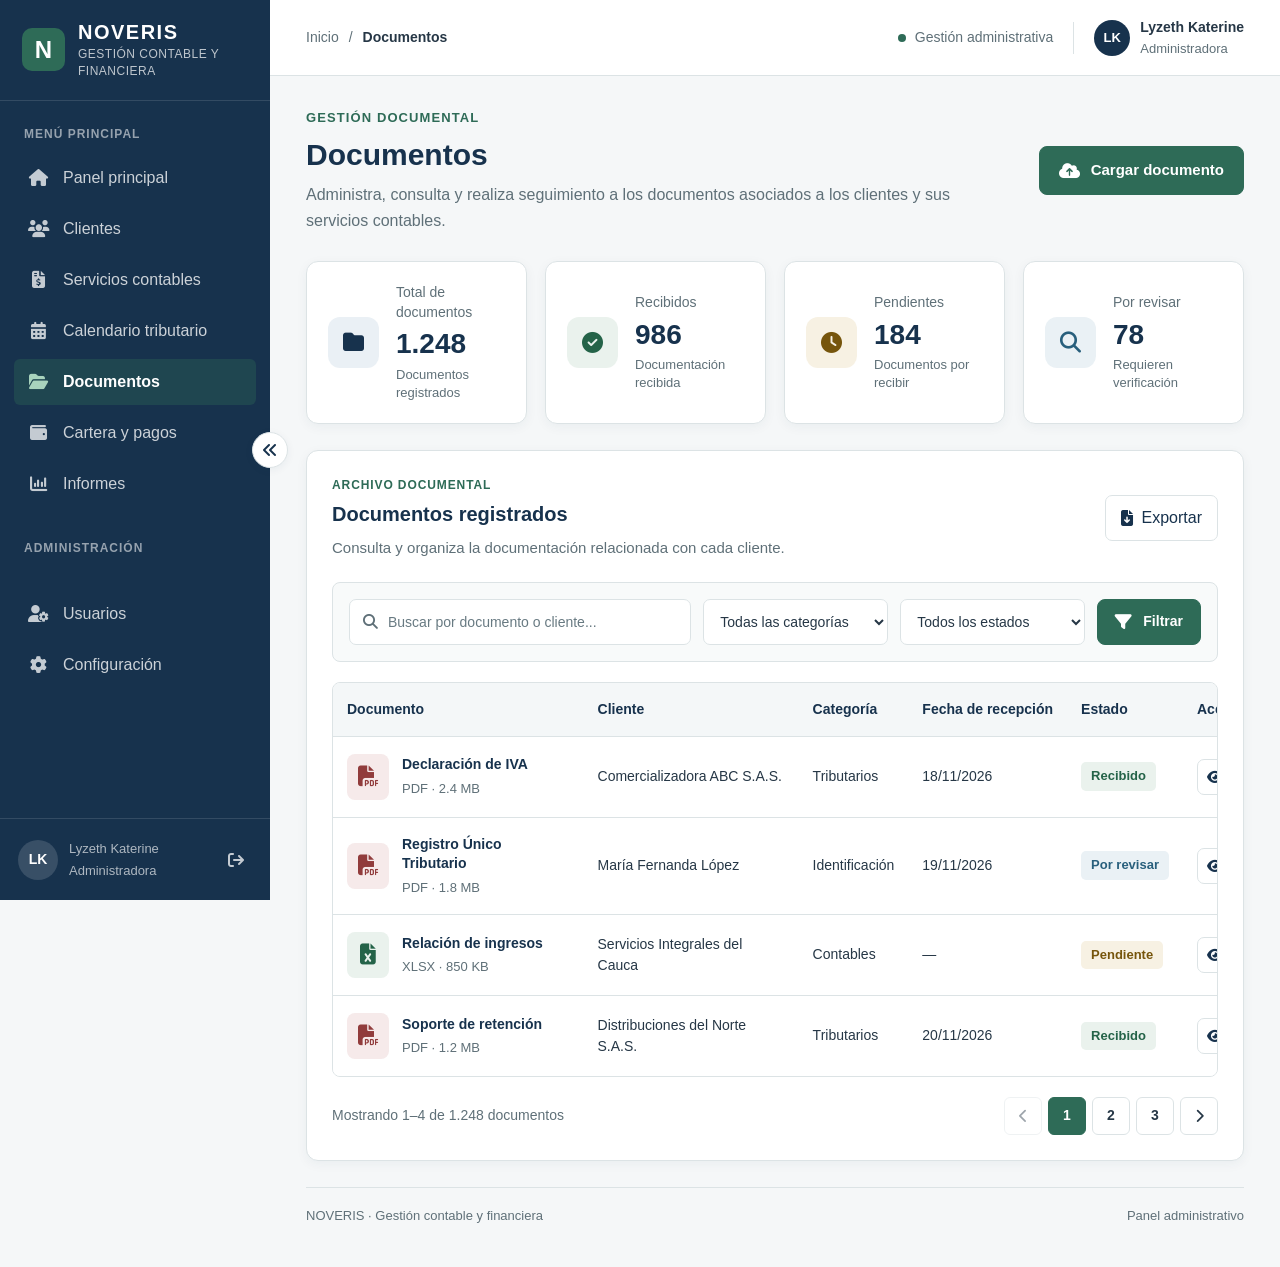
<file: pages/documentos.html>
<!DOCTYPE html>
<html lang="es">

<head>
    <meta charset="UTF-8">
    <meta name="viewport" content="width=device-width, initial-scale=1.0">

    <meta
        name="description"
        content="Gestión y seguimiento de documentos contables de NOVERIS."
    >

    <title>Documentos | NOVERIS</title>

    <!-- Iconografía -->
    <link
        rel="stylesheet"
        href="https://cdnjs.cloudflare.com/ajax/libs/font-awesome/6.7.2/css/all.min.css"
    >

    <!-- Estilos generales y del módulo -->
    <link rel="stylesheet" href="../css/base.css">
    <link rel="stylesheet" href="../css/documentos.css">
</head>

<body>

    <div class="dashboard-layout">

        <!-- CONTROL DEL MENÚ LATERAL -->
        <input
            type="checkbox"
            id="sidebar-toggle"
            class="sidebar-toggle-checkbox"
            aria-label="Contraer o expandir el menú lateral"
        >

        <label
            for="sidebar-toggle"
            class="sidebar-toggle"
            title="Contraer o expandir menú"
        >
            <i class="fa-solid fa-angles-left toggle-close"></i>
            <i class="fa-solid fa-angles-right toggle-open"></i>
        </label>


        <!-- ==================================================
             PANEL LATERAL
        =================================================== -->
        <aside class="sidebar">

            <div class="sidebar-content">

                <!-- Identidad de marca -->
                <div class="brand">

                    <div class="brand-symbol">
                        <span>N</span>
                    </div>

                    <div class="brand-information">
                        <h1 class="brand-name">NOVERIS</h1>

                        <span class="brand-description">
                            GESTIÓN CONTABLE Y FINANCIERA
                        </span>
                    </div>

                </div>


                <!-- Navegación principal -->
                <div class="sidebar-section">

                    <span class="section-label">
                        MENÚ PRINCIPAL
                    </span>

                    <nav class="navigation">

                        <a href="dashboard.html" class="nav-item">
                            <span class="nav-icon">
                                <i class="fa-solid fa-house"></i>
                            </span>
                            <span>Panel principal</span>
                        </a>

                        <a href="clientes.html" class="nav-item">
                            <span class="nav-icon">
                                <i class="fa-solid fa-users"></i>
                            </span>
                            <span>Clientes</span>
                        </a>

                        <a href="servicios.html" class="nav-item">
                            <span class="nav-icon">
                                <i class="fa-solid fa-file-invoice-dollar"></i>
                            </span>
                            <span>Servicios contables</span>
                        </a>

                        <a href="calendario.html" class="nav-item">
                            <span class="nav-icon">
                                <i class="fa-solid fa-calendar-days"></i>
                            </span>
                            <span>Calendario tributario</span>
                        </a>

                        <a
                            href="documentos.html"
                            class="nav-item active"
                            aria-current="page"
                        >
                            <span class="nav-icon">
                                <i class="fa-solid fa-folder-open"></i>
                            </span>
                            <span>Documentos</span>
                        </a>

                        <a href="cartera.html" class="nav-item">
                            <span class="nav-icon">
                                <i class="fa-solid fa-wallet"></i>
                            </span>
                            <span>Cartera y pagos</span>
                        </a>

                        <a href="informes.html" class="nav-item">
                            <span class="nav-icon">
                                <i class="fa-solid fa-chart-column"></i>
                            </span>
                            <span>Informes</span>
                        </a>

                    </nav>

                </div>


                <!-- Administración -->
                <div class="sidebar-section">

                    <span class="section-label">
                        ADMINISTRACIÓN
                    </span>

                    <nav class="navigation secondary-navigation">

                        <a href="usuarios.html" class="nav-item">
                            <span class="nav-icon">
                                <i class="fa-solid fa-user-gear"></i>
                            </span>
                            <span>Usuarios</span>
                        </a>

                        <a href="configuracion.html" class="nav-item">
                            <span class="nav-icon">
                                <i class="fa-solid fa-gear"></i>
                            </span>
                            <span>Configuración</span>
                        </a>

                    </nav>

                </div>

            </div>


            <!-- Perfil y salida -->
            <div class="sidebar-footer">

                <div class="profile-avatar">
                    LK
                </div>

                <div class="profile-information">
                    <span class="profile-name">
                        Lyzeth Katerine
                    </span>

                    <span class="profile-role">
                        Administradora
                    </span>
                </div>

                <a
                    href="../index.html"
                    class="logout-link"
                    aria-label="Salir de la plataforma"
                    title="Salir"
                >
                    <i class="fa-solid fa-arrow-right-from-bracket"></i>
                </a>

            </div>

        </aside>


        <!-- ==================================================
             CONTENIDO PRINCIPAL
        =================================================== -->
        <main class="main-content">


            <!-- BARRA SUPERIOR -->
            <header class="topbar">

                <div class="breadcrumb">

                    <a href="dashboard.html">
                        Inicio
                    </a>

                    <span>/</span>

                    <strong>Documentos</strong>

                </div>


                <div class="topbar-actions">

                    <div class="current-context">
                        <span class="context-indicator"></span>
                        Gestión administrativa
                    </div>

                    <div class="topbar-divider"></div>

                    <div class="topbar-user">

                        <div class="profile-avatar small">
                            LK
                        </div>

                        <div class="topbar-user-info">
                            <strong>Lyzeth Katerine</strong>
                            <span>Administradora</span>
                        </div>

                    </div>

                </div>

            </header>


            <!-- ==================================================
                 CONTENIDO DEL MÓDULO: DOCUMENTOS
            =================================================== -->
            <div class="content-wrapper">


                <!-- ENCABEZADO DEL MÓDULO -->
                <section class="page-heading">

                    <div>

                        <span class="eyebrow">
                            GESTIÓN DOCUMENTAL
                        </span>

                        <h2>Documentos</h2>

                        <p>
                            Administra, consulta y realiza seguimiento
                            a los documentos asociados a los clientes
                            y sus servicios contables.
                        </p>

                    </div>

                    <button type="button" class="primary-button">
                        <i class="fa-solid fa-cloud-arrow-up"></i>
                        Cargar documento
                    </button>

                </section>


                <!-- ==================================================
                     INDICADORES DOCUMENTALES
                =================================================== -->
                <section
                    class="summary-grid"
                    aria-label="Resumen documental"
                >

                    <article class="summary-card">

                        <div class="summary-icon navy-icon">
                            <i class="fa-solid fa-folder"></i>
                        </div>

                        <div class="summary-information">
                            <span>Total de documentos</span>
                            <strong>1.248</strong>
                            <small>Documentos registrados</small>
                        </div>

                    </article>


                    <article class="summary-card">

                        <div class="summary-icon green-icon">
                            <i class="fa-solid fa-circle-check"></i>
                        </div>

                        <div class="summary-information">
                            <span>Recibidos</span>
                            <strong>986</strong>
                            <small>Documentación recibida</small>
                        </div>

                    </article>


                    <article class="summary-card">

                        <div class="summary-icon gold-icon">
                            <i class="fa-solid fa-clock"></i>
                        </div>

                        <div class="summary-information">
                            <span>Pendientes</span>
                            <strong>184</strong>
                            <small>Documentos por recibir</small>
                        </div>

                    </article>


                    <article class="summary-card">

                        <div class="summary-icon info-icon">
                            <i class="fa-solid fa-magnifying-glass"></i>
                        </div>

                        <div class="summary-information">
                            <span>Por revisar</span>
                            <strong>78</strong>
                            <small>Requieren verificación</small>
                        </div>

                    </article>

                </section>


                <!-- ==================================================
                     PANEL DE DOCUMENTOS REGISTRADOS
                =================================================== -->
                <section class="documents-section">

                    <div class="documents-heading">

                        <div>

                            <span class="panel-overline">
                                ARCHIVO DOCUMENTAL
                            </span>

                            <h3>Documentos registrados</h3>

                            <p>
                                Consulta y organiza la documentación
                                relacionada con cada cliente.
                            </p>

                        </div>

                        <button type="button" class="export-button">
                            <i class="fa-solid fa-file-arrow-down"></i>
                            Exportar
                        </button>

                    </div>


                    <!-- FILTROS Y BÚSQUEDA -->
                    <div class="filter-toolbar">

                        <div class="search-box">

                            <i class="fa-solid fa-magnifying-glass"></i>

                            <input
                                type="search"
                                placeholder="Buscar por documento o cliente..."
                                aria-label="Buscar documentos"
                            >

                        </div>


                        <select aria-label="Filtrar por categoría">
                            <option value="">Todas las categorías</option>
                            <option value="tributarios">Tributarios</option>
                            <option value="contables">Contables</option>
                            <option value="facturacion">Facturación</option>
                            <option value="identificacion">Identificación</option>
                            <option value="otros">Otros</option>
                        </select>


                        <select aria-label="Filtrar por estado">
                            <option value="">Todos los estados</option>
                            <option value="recibido">Recibido</option>
                            <option value="revision">Por revisar</option>
                            <option value="pendiente">Pendiente</option>
                        </select>


                        <button type="button" class="primary-button">
                            <i class="fa-solid fa-filter"></i>
                            Filtrar
                        </button>

                    </div>


                    <!-- TABLA DOCUMENTAL -->
                    <div class="table-container">

                        <table>

                            <thead>
                                <tr>
                                    <th>Documento</th>
                                    <th>Cliente</th>
                                    <th>Categoría</th>
                                    <th>Fecha de recepción</th>
                                    <th>Estado</th>
                                    <th>Acciones</th>
                                </tr>
                            </thead>


                            <tbody>

                                <!-- DOCUMENTO 1 -->
                                <tr>

                                    <td>
                                        <div class="document-name">

                                            <i class="fa-solid fa-file-pdf pdf-icon"></i>

                                            <div>
                                                <strong>Declaración de IVA</strong>
                                                <span>PDF · 2.4 MB</span>
                                            </div>

                                        </div>
                                    </td>

                                    <td>Comercializadora ABC S.A.S.</td>

                                    <td>Tributarios</td>

                                    <td>18/11/2026</td>

                                    <td>
                                        <span class="status status-completed">
                                            Recibido
                                        </span>
                                    </td>

                                    <td>
                                        <div class="table-actions">

                                            <button
                                                type="button"
                                                title="Visualizar documento"
                                                aria-label="Visualizar declaración de IVA"
                                            >
                                                <i class="fa-solid fa-eye"></i>
                                            </button>

                                            <button
                                                type="button"
                                                title="Descargar documento"
                                                aria-label="Descargar declaración de IVA"
                                            >
                                                <i class="fa-solid fa-download"></i>
                                            </button>

                                            <button
                                                type="button"
                                                title="Más opciones"
                                                aria-label="Más opciones para declaración de IVA"
                                            >
                                                <i class="fa-solid fa-ellipsis"></i>
                                            </button>

                                        </div>
                                    </td>

                                </tr>


                                <!-- DOCUMENTO 2 -->
                                <tr>

                                    <td>
                                        <div class="document-name">

                                            <i class="fa-solid fa-file-pdf pdf-icon"></i>

                                            <div>
                                                <strong>Registro Único Tributario</strong>
                                                <span>PDF · 1.8 MB</span>
                                            </div>

                                        </div>
                                    </td>

                                    <td>María Fernanda López</td>

                                    <td>Identificación</td>

                                    <td>19/11/2026</td>

                                    <td>
                                        <span class="status status-progress">
                                            Por revisar
                                        </span>
                                    </td>

                                    <td>
                                        <div class="table-actions">

                                            <button
                                                type="button"
                                                title="Visualizar documento"
                                                aria-label="Visualizar Registro Único Tributario"
                                            >
                                                <i class="fa-solid fa-eye"></i>
                                            </button>

                                            <button
                                                type="button"
                                                title="Descargar documento"
                                                aria-label="Descargar Registro Único Tributario"
                                            >
                                                <i class="fa-solid fa-download"></i>
                                            </button>

                                            <button
                                                type="button"
                                                title="Más opciones"
                                                aria-label="Más opciones para Registro Único Tributario"
                                            >
                                                <i class="fa-solid fa-ellipsis"></i>
                                            </button>

                                        </div>
                                    </td>

                                </tr>


                                <!-- DOCUMENTO 3 -->
                                <tr>

                                    <td>
                                        <div class="document-name">

                                            <i class="fa-solid fa-file-excel excel-icon"></i>

                                            <div>
                                                <strong>Relación de ingresos</strong>
                                                <span>XLSX · 850 KB</span>
                                            </div>

                                        </div>
                                    </td>

                                    <td>Servicios Integrales del Cauca</td>

                                    <td>Contables</td>

                                    <td>—</td>

                                    <td>
                                        <span class="status status-pending">
                                            Pendiente
                                        </span>
                                    </td>

                                    <td>
                                        <div class="table-actions">

                                            <button
                                                type="button"
                                                title="Visualizar documento"
                                                aria-label="Visualizar relación de ingresos"
                                            >
                                                <i class="fa-solid fa-eye"></i>
                                            </button>

                                            <button
                                                type="button"
                                                title="Descargar documento"
                                                aria-label="Descargar relación de ingresos"
                                            >
                                                <i class="fa-solid fa-download"></i>
                                            </button>

                                            <button
                                                type="button"
                                                title="Más opciones"
                                                aria-label="Más opciones para relación de ingresos"
                                            >
                                                <i class="fa-solid fa-ellipsis"></i>
                                            </button>

                                        </div>
                                    </td>

                                </tr>


                                <!-- DOCUMENTO 4 -->
                                <tr>

                                    <td>
                                        <div class="document-name">

                                            <i class="fa-solid fa-file-pdf pdf-icon"></i>

                                            <div>
                                                <strong>Soporte de retención</strong>
                                                <span>PDF · 1.2 MB</span>
                                            </div>

                                        </div>
                                    </td>

                                    <td>Distribuciones del Norte S.A.S.</td>

                                    <td>Tributarios</td>

                                    <td>20/11/2026</td>

                                    <td>
                                        <span class="status status-completed">
                                            Recibido
                                        </span>
                                    </td>

                                    <td>
                                        <div class="table-actions">

                                            <button
                                                type="button"
                                                title="Visualizar documento"
                                                aria-label="Visualizar soporte de retención"
                                            >
                                                <i class="fa-solid fa-eye"></i>
                                            </button>

                                            <button
                                                type="button"
                                                title="Descargar documento"
                                                aria-label="Descargar soporte de retención"
                                            >
                                                <i class="fa-solid fa-download"></i>
                                            </button>

                                            <button
                                                type="button"
                                                title="Más opciones"
                                                aria-label="Más opciones para soporte de retención"
                                            >
                                                <i class="fa-solid fa-ellipsis"></i>
                                            </button>

                                        </div>
                                    </td>

                                </tr>

                            </tbody>

                        </table>

                    </div>


                    <!-- PAGINACIÓN -->
                    <div class="table-footer">

                        <span>
                            Mostrando 1–4 de 1.248 documentos
                        </span>

                        <div class="pagination">

                            <button
                                type="button"
                                aria-label="Página anterior"
                                disabled
                            >
                                <i class="fa-solid fa-chevron-left"></i>
                            </button>

                            <button
                                type="button"
                                class="pagination-active"
                                aria-current="page"
                            >
                                1
                            </button>

                            <button type="button">2</button>

                            <button type="button">3</button>

                            <button
                                type="button"
                                aria-label="Página siguiente"
                            >
                                <i class="fa-solid fa-chevron-right"></i>
                            </button>

                        </div>

                    </div>

                </section>


                <!-- PIE DEL MÓDULO -->
                <footer class="content-footer">

                    <span>
                        NOVERIS · Gestión contable y financiera
                    </span>

                    <span>
                        Panel administrativo
                    </span>

                </footer>

            </div>

        </main>

    </div>

</body>
</html>
</file>
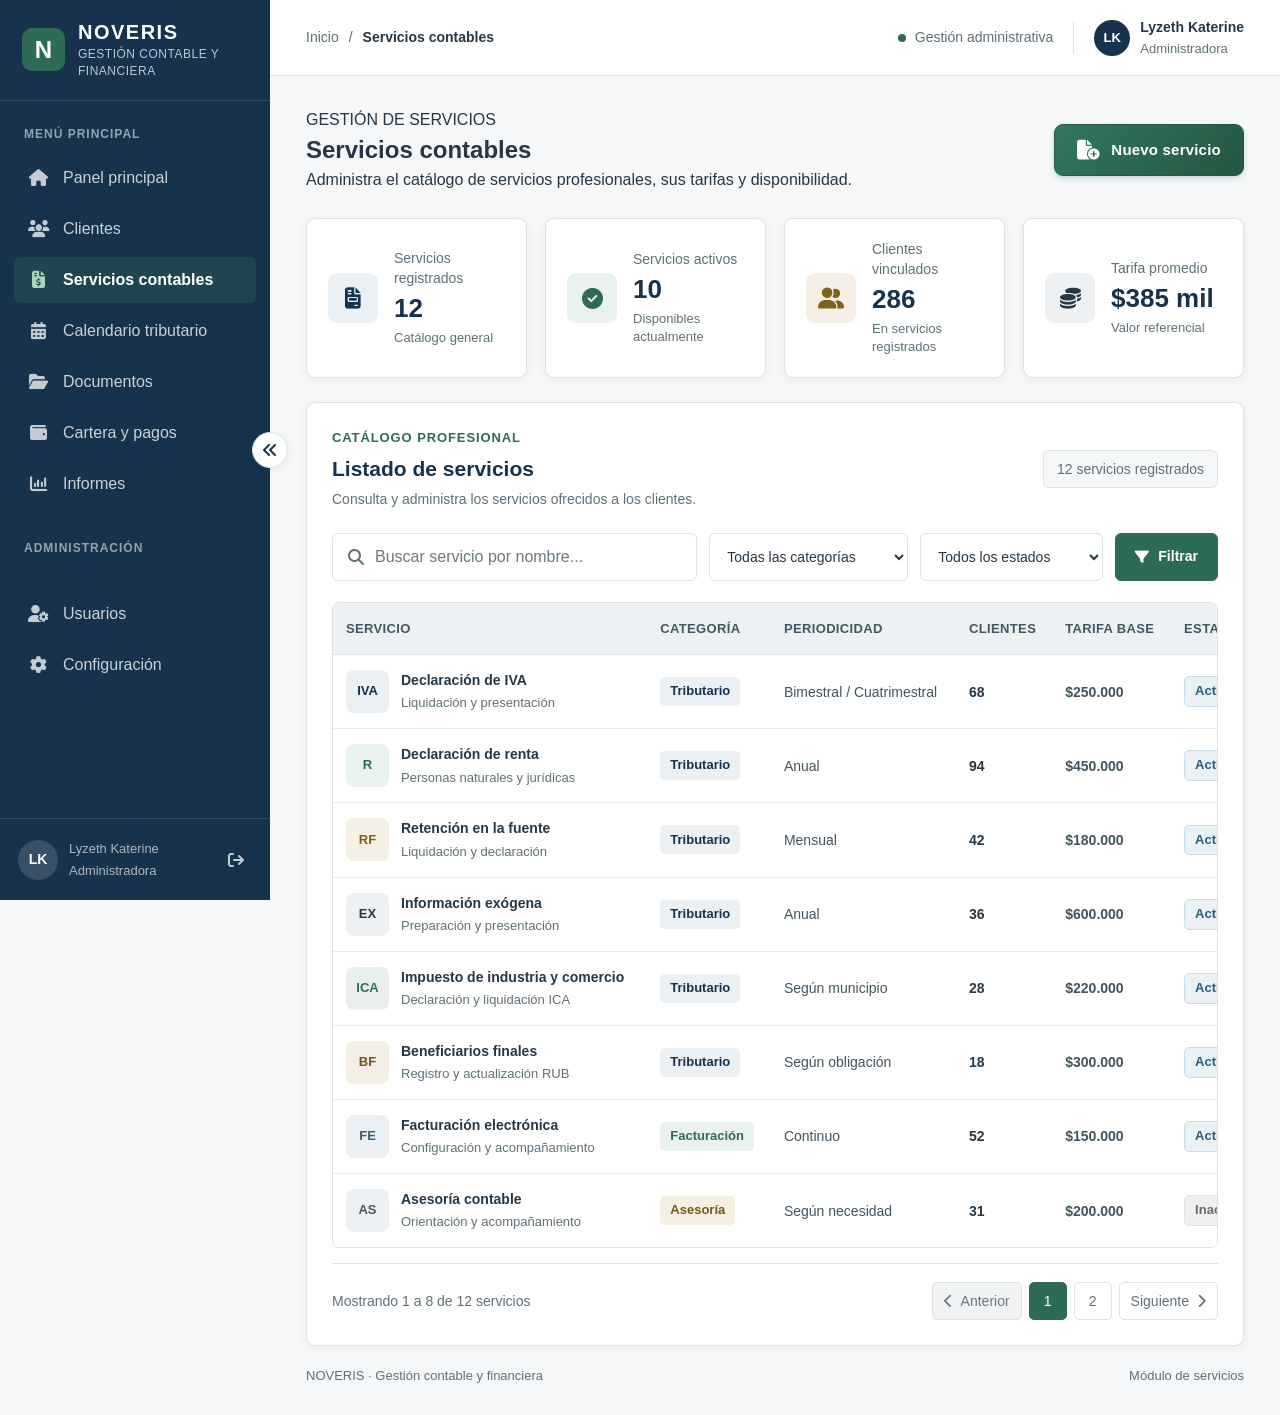
<file: pages/servicios.html>
<!DOCTYPE html>
<html lang="es">

<head>
    <meta charset="UTF-8">
    <meta name="viewport" content="width=device-width, initial-scale=1.0">

    <title>NOVERIS | Servicios contables</title>

    <!-- Iconografía uniforme -->
    <link
        rel="stylesheet"
        href="https://cdnjs.cloudflare.com/ajax/libs/font-awesome/6.7.2/css/all.min.css"
    >

    <!-- Estilos globales y estilos del módulo -->
    <link rel="stylesheet" href="../css/base.css">
    <link rel="stylesheet" href="../css/servicios.css">
</head>

<body>

    <div class="dashboard-layout">

        <!-- CONTROL DEL MENÚ LATERAL -->
        <input
            type="checkbox"
            id="sidebar-toggle"
            class="sidebar-toggle-checkbox"
            aria-label="Contraer o expandir el menú lateral"
        >

        <label
            for="sidebar-toggle"
            class="sidebar-toggle"
            title="Contraer o expandir menú"
        >
           
            <i class="fa-solid fa-angles-left toggle-close"></i>
            <i class="fa-solid fa-angles-right toggle-open"></i>
        </label>


        <!-- ==================================================
             PANEL LATERAL
        =================================================== -->
        <aside class="sidebar">

            <div class="sidebar-content">

                <!-- Identidad de marca -->
                <div class="brand">

                    <div class="brand-symbol">
                        <span>N</span>
                    </div>

                    <div class="brand-information">
                        <h1 class="brand-name">NOVERIS</h1>
                        <span class="brand-description">
                            GESTIÓN CONTABLE Y FINANCIERA
                        </span>
                    </div>

                </div>

                <!-- Navegación principal -->
                <div class="sidebar-section">

                    <span class="section-label">
                        MENÚ PRINCIPAL
                    </span>

                    <nav class="navigation">

                        <a href="dashboard.html" class="nav-item">
                            <span class="nav-icon">
                                <i class="fa-solid fa-house"></i>
                            </span>
                            <span>Panel principal</span>
                        </a>

                        <a href="clientes.html" class="nav-item">
                            <span class="nav-icon">
                                <i class="fa-solid fa-users"></i>
                            </span>
                            <span>Clientes</span>
                        </a>

                        <a href="servicios.html"  class="nav-item active" aria-current="page">
                            <span class="nav-icon">
                                <i class="fa-solid fa-file-invoice-dollar"></i>
                            </span>
                            <span>Servicios contables</span>
                        </a>

                        <a href="calendario.html" class="nav-item">
                            <span class="nav-icon">
                                <i class="fa-solid fa-calendar-days"></i>
                            </span>
                            <span>Calendario tributario</span>
                        </a>

                        <a href="documentos.html" class="nav-item">
                            <span class="nav-icon">
                                <i class="fa-solid fa-folder-open"></i>
                            </span>
                            <span>Documentos</span>
                        </a>

                        <a href="cartera.html" class="nav-item">
                            <span class="nav-icon">
                                <i class="fa-solid fa-wallet"></i>
                            </span>
                            <span>Cartera y pagos</span>
                        </a>

                        <a href="informes.html" class="nav-item">
                            <span class="nav-icon">
                                <i class="fa-solid fa-chart-column"></i>
                            </span>
                            <span>Informes</span>
                        </a>

                    </nav>

                </div>

                <!-- Administración -->
                <div class="sidebar-section">

                    <span class="section-label">
                        ADMINISTRACIÓN
                    </span>

                    <nav class="navigation secondary-navigation">

                        <a href="usuarios.html" class="nav-item">
                            <span class="nav-icon">
                                <i class="fa-solid fa-user-gear"></i>
                            </span>
                            <span>Usuarios</span>
                        </a>

                        <a href="configuracion.html" class="nav-item">
                            <span class="nav-icon">
                                <i class="fa-solid fa-gear"></i>
                            </span>
                            <span>Configuración</span>
                        </a>

                    </nav>

                </div>

            </div>

            <!-- Perfil y salida: permanecen en el pie del sidebar -->
            <div class="sidebar-footer">

                <div class="profile-avatar">
                    LK
                </div>

                <div class="profile-information">
                    <span class="profile-name">
                        Lyzeth Katerine
                    </span>
                    <span class="profile-role">
                        Administradora
                    </span>
                </div>

                <a
                    href="../index.html"
                    class="logout-link"
                    aria-label="Salir de la plataforma"
                    title="Salir"
                >
                    <i class="fa-solid fa-arrow-right-from-bracket"></i>
                </a>

            </div>

        </aside>


        <!-- CONTENIDO PRINCIPAL -->
        <main class="main-content">

            <!-- BARRA SUPERIOR -->
            <header class="topbar">

                <div class="breadcrumb">
                    <a href="dashboard.html">Inicio</a>
                    <span>/</span>
                    <strong>Servicios contables</strong>
                </div>

                <div class="topbar-actions">

                    <div class="current-context">
                        <span class="context-indicator"></span>
                        Gestión administrativa
                    </div>

                    <div class="topbar-divider"></div>

                    <div class="topbar-user">

                        <div class="profile-avatar small">LK</div>

                        <div class="topbar-user-info">
                            <strong>Lyzeth Katerine</strong>
                            <span>Administradora</span>
                        </div>

                    </div>

                </div>

            </header>


            <!-- ÁREA DE TRABAJO -->
            <section class="content-wrapper services-content">

                <!-- ENCABEZADO -->
                <div class="page-heading services-page-heading">

                    <div>
                        <span class="eyebrow">GESTIÓN DE SERVICIOS</span>

                        <h2>Servicios contables</h2>

                        <p>
                            Administra el catálogo de servicios profesionales,
                            sus tarifas y disponibilidad.
                        </p>
                    </div>

                    <button class="primary-button" type="button">
                        <i class="fa-solid fa-file-circle-plus" aria-hidden="true"></i>
                        Nuevo servicio
                    </button>

                </div>


                <!-- INDICADORES -->
                <section class="services-summary" aria-label="Resumen de servicios">

                    <article class="service-summary-card">

                        <div class="service-summary-icon navy-icon">
                            <i class="fa-solid fa-file-invoice" aria-hidden="true"></i>
                        </div>

                        <div class="service-summary-information">
                            <span>Servicios registrados</span>
                            <strong>12</strong>
                            <small>Catálogo general</small>
                        </div>

                    </article>


                    <article class="service-summary-card">

                        <div class="service-summary-icon green-icon">
                            <i class="fa-solid fa-circle-check" aria-hidden="true"></i>
                        </div>

                        <div class="service-summary-information">
                            <span>Servicios activos</span>
                            <strong>10</strong>
                            <small>Disponibles actualmente</small>
                        </div>

                    </article>


                    <article class="service-summary-card">

                        <div class="service-summary-icon gold-icon">
                            <i class="fa-solid fa-user-group" aria-hidden="true"></i>
                        </div>

                        <div class="service-summary-information">
                            <span>Clientes vinculados</span>
                            <strong>286</strong>
                            <small>En servicios registrados</small>
                        </div>

                    </article>


                    <article class="service-summary-card">

                        <div class="service-summary-icon slate-icon">
                            <i class="fa-solid fa-coins" aria-hidden="true"></i>
                        </div>

                        <div class="service-summary-information">
                            <span>Tarifa promedio</span>
                            <strong>$385 mil</strong>
                            <small>Valor referencial</small>
                        </div>

                    </article>

                </section>


                <!-- CATÁLOGO DE SERVICIOS -->
                <section class="services-panel">

                    <div class="services-panel-heading">

                        <div>
                            <span class="panel-overline">CATÁLOGO PROFESIONAL</span>

                            <h3>Listado de servicios</h3>

                            <p>
                                Consulta y administra los servicios ofrecidos
                                a los clientes.
                            </p>
                        </div>

                        <span class="services-records-count">
                            12 servicios registrados
                        </span>

                    </div>


                    <!-- BÚSQUEDA Y FILTROS -->
                    <div class="services-filter-toolbar">

                        <label class="services-search-box">
                            <i class="fa-solid fa-magnifying-glass"
                               aria-hidden="true"></i>

                            <input
                                type="search"
                                placeholder="Buscar servicio por nombre..."
                                aria-label="Buscar servicio"
                            >
                        </label>

                        <select aria-label="Filtrar por categoría">
                            <option value="">Todas las categorías</option>
                            <option value="tributario">Tributarios</option>
                            <option value="contable">Contables</option>
                            <option value="facturacion">Facturación</option>
                            <option value="asesoria">Asesoría</option>
                        </select>

                        <select aria-label="Filtrar por estado">
                            <option value="">Todos los estados</option>
                            <option value="activo">Activo</option>
                            <option value="inactivo">Inactivo</option>
                        </select>

                        <button class="services-filter-button" type="button">
                            <i class="fa-solid fa-filter" aria-hidden="true"></i>
                            Filtrar
                        </button>

                    </div>


                    <!-- TABLA -->
                    <div class="services-table-container">

                        <table class="services-table">

                            <thead>
                                <tr>
                                    <th scope="col">SERVICIO</th>
                                    <th scope="col">CATEGORÍA</th>
                                    <th scope="col">PERIODICIDAD</th>
                                    <th scope="col">CLIENTES</th>
                                    <th scope="col">TARIFA BASE</th>
                                    <th scope="col">ESTADO</th>
                                    <th scope="col">ACCIONES</th>
                                </tr>
                            </thead>

                            <tbody>

                                <tr>
                                    <td>
                                        <div class="service-cell">
                                            <div class="service-avatar avatar-one">IVA</div>

                                            <div class="service-information">
                                                <strong>Declaración de IVA</strong>
                                                <span>Liquidación y presentación</span>
                                            </div>
                                        </div>
                                    </td>

                                    <td>
                                        <span class="service-category tax-category">
                                            Tributario
                                        </span>
                                    </td>

                                    <td>Bimestral / Cuatrimestral</td>
                                    <td><span class="service-client-count">68</span></td>
                                    <td class="service-price">$250.000</td>

                                    <td>
                                        <span class="service-status active-status">
                                            Activo
                                        </span>
                                    </td>

                                    <td>
                                        <div class="service-actions">
                                            <button type="button" class="service-action-button"
                                                    title="Ver detalle" aria-label="Ver detalle de Declaración de IVA">
                                                <i class="fa-regular fa-eye" aria-hidden="true"></i>
                                            </button>

                                            <button type="button" class="service-action-button"
                                                    title="Editar" aria-label="Editar Declaración de IVA">
                                                <i class="fa-regular fa-pen-to-square" aria-hidden="true"></i>
                                            </button>
                                        </div>
                                    </td>
                                </tr>


                                <tr>
                                    <td>
                                        <div class="service-cell">
                                            <div class="service-avatar avatar-two">R</div>

                                            <div class="service-information">
                                                <strong>Declaración de renta</strong>
                                                <span>Personas naturales y jurídicas</span>
                                            </div>
                                        </div>
                                    </td>

                                    <td>
                                        <span class="service-category tax-category">
                                            Tributario
                                        </span>
                                    </td>

                                    <td>Anual</td>
                                    <td><span class="service-client-count">94</span></td>
                                    <td class="service-price">$450.000</td>

                                    <td>
                                        <span class="service-status active-status">
                                            Activo
                                        </span>
                                    </td>

                                    <td>
                                        <div class="service-actions">
                                            <button type="button" class="service-action-button"
                                                    title="Ver detalle" aria-label="Ver detalle de Declaración de renta">
                                                <i class="fa-regular fa-eye" aria-hidden="true"></i>
                                            </button>

                                            <button type="button" class="service-action-button"
                                                    title="Editar" aria-label="Editar Declaración de renta">
                                                <i class="fa-regular fa-pen-to-square" aria-hidden="true"></i>
                                            </button>
                                        </div>
                                    </td>
                                </tr>


                                <tr>
                                    <td>
                                        <div class="service-cell">
                                            <div class="service-avatar avatar-three">RF</div>

                                            <div class="service-information">
                                                <strong>Retención en la fuente</strong>
                                                <span>Liquidación y declaración</span>
                                            </div>
                                        </div>
                                    </td>

                                    <td>
                                        <span class="service-category tax-category">
                                            Tributario
                                        </span>
                                    </td>

                                    <td>Mensual</td>
                                    <td><span class="service-client-count">42</span></td>
                                    <td class="service-price">$180.000</td>

                                    <td>
                                        <span class="service-status active-status">
                                            Activo
                                        </span>
                                    </td>

                                    <td>
                                        <div class="service-actions">
                                            <button type="button" class="service-action-button"
                                                    title="Ver detalle" aria-label="Ver detalle de Retención en la fuente">
                                                <i class="fa-regular fa-eye" aria-hidden="true"></i>
                                            </button>

                                            <button type="button" class="service-action-button"
                                                    title="Editar" aria-label="Editar Retención en la fuente">
                                                <i class="fa-regular fa-pen-to-square" aria-hidden="true"></i>
                                            </button>
                                        </div>
                                    </td>
                                </tr>


                                <tr>
                                    <td>
                                        <div class="service-cell">
                                            <div class="service-avatar avatar-four">EX</div>

                                            <div class="service-information">
                                                <strong>Información exógena</strong>
                                                <span>Preparación y presentación</span>
                                            </div>
                                        </div>
                                    </td>

                                    <td>
                                        <span class="service-category tax-category">
                                            Tributario
                                        </span>
                                    </td>

                                    <td>Anual</td>
                                    <td><span class="service-client-count">36</span></td>
                                    <td class="service-price">$600.000</td>

                                    <td>
                                        <span class="service-status active-status">
                                            Activo
                                        </span>
                                    </td>

                                    <td>
                                        <div class="service-actions">
                                            <button type="button" class="service-action-button"
                                                    title="Ver detalle" aria-label="Ver detalle de Información exógena">
                                                <i class="fa-regular fa-eye" aria-hidden="true"></i>
                                            </button>

                                            <button type="button" class="service-action-button"
                                                    title="Editar" aria-label="Editar Información exógena">
                                                <i class="fa-regular fa-pen-to-square" aria-hidden="true"></i>
                                            </button>
                                        </div>
                                    </td>
                                </tr>


                                <tr>
                                    <td>
                                        <div class="service-cell">
                                            <div class="service-avatar avatar-five">ICA</div>

                                            <div class="service-information">
                                                <strong>Impuesto de industria y comercio</strong>
                                                <span>Declaración y liquidación ICA</span>
                                            </div>
                                        </div>
                                    </td>

                                    <td>
                                        <span class="service-category tax-category">
                                            Tributario
                                        </span>
                                    </td>

                                    <td>Según municipio</td>
                                    <td><span class="service-client-count">28</span></td>
                                    <td class="service-price">$220.000</td>

                                    <td>
                                        <span class="service-status active-status">
                                            Activo
                                        </span>
                                    </td>

                                    <td>
                                        <div class="service-actions">
                                            <button type="button" class="service-action-button"
                                                    title="Ver detalle" aria-label="Ver detalle de Impuesto de industria y comercio">
                                                <i class="fa-regular fa-eye" aria-hidden="true"></i>
                                            </button>

                                            <button type="button" class="service-action-button"
                                                    title="Editar" aria-label="Editar Impuesto de industria y comercio">
                                                <i class="fa-regular fa-pen-to-square" aria-hidden="true"></i>
                                            </button>
                                        </div>
                                    </td>
                                </tr>


                                <tr>
                                    <td>
                                        <div class="service-cell">
                                            <div class="service-avatar avatar-six">BF</div>

                                            <div class="service-information">
                                                <strong>Beneficiarios finales</strong>
                                                <span>Registro y actualización RUB</span>
                                            </div>
                                        </div>
                                    </td>

                                    <td>
                                        <span class="service-category tax-category">
                                            Tributario
                                        </span>
                                    </td>

                                    <td>Según obligación</td>
                                    <td><span class="service-client-count">18</span></td>
                                    <td class="service-price">$300.000</td>

                                    <td>
                                        <span class="service-status active-status">
                                            Activo
                                        </span>
                                    </td>

                                    <td>
                                        <div class="service-actions">
                                            <button type="button" class="service-action-button"
                                                    title="Ver detalle" aria-label="Ver detalle de Beneficiarios finales">
                                                <i class="fa-regular fa-eye" aria-hidden="true"></i>
                                            </button>

                                            <button type="button" class="service-action-button"
                                                    title="Editar" aria-label="Editar Beneficiarios finales">
                                                <i class="fa-regular fa-pen-to-square" aria-hidden="true"></i>
                                            </button>
                                        </div>
                                    </td>
                                </tr>


                                <tr>
                                    <td>
                                        <div class="service-cell">
                                            <div class="service-avatar avatar-seven">FE</div>

                                            <div class="service-information">
                                                <strong>Facturación electrónica</strong>
                                                <span>Configuración y acompañamiento</span>
                                            </div>
                                        </div>
                                    </td>

                                    <td>
                                        <span class="service-category billing-category">
                                            Facturación
                                        </span>
                                    </td>

                                    <td>Continuo</td>
                                    <td><span class="service-client-count">52</span></td>
                                    <td class="service-price">$150.000</td>

                                    <td>
                                        <span class="service-status active-status">
                                            Activo
                                        </span>
                                    </td>

                                    <td>
                                        <div class="service-actions">
                                            <button type="button" class="service-action-button"
                                                    title="Ver detalle" aria-label="Ver detalle de Facturación electrónica">
                                                <i class="fa-regular fa-eye" aria-hidden="true"></i>
                                            </button>

                                            <button type="button" class="service-action-button"
                                                    title="Editar" aria-label="Editar Facturación electrónica">
                                                <i class="fa-regular fa-pen-to-square" aria-hidden="true"></i>
                                            </button>
                                        </div>
                                    </td>
                                </tr>


                                <tr>
                                    <td>
                                        <div class="service-cell">
                                            <div class="service-avatar avatar-eight">AS</div>

                                            <div class="service-information">
                                                <strong>Asesoría contable</strong>
                                                <span>Orientación y acompañamiento</span>
                                            </div>
                                        </div>
                                    </td>

                                    <td>
                                        <span class="service-category advisory-category">
                                            Asesoría
                                        </span>
                                    </td>

                                    <td>Según necesidad</td>
                                    <td><span class="service-client-count">31</span></td>
                                    <td class="service-price">$200.000</td>

                                    <td>
                                        <span class="service-status inactive-status">
                                            Inactivo
                                        </span>
                                    </td>

                                    <td>
                                        <div class="service-actions">
                                            <button type="button" class="service-action-button"
                                                    title="Ver detalle" aria-label="Ver detalle de Asesoría contable">
                                                <i class="fa-regular fa-eye" aria-hidden="true"></i>
                                            </button>

                                            <button type="button" class="service-action-button"
                                                    title="Editar" aria-label="Editar Asesoría contable">
                                                <i class="fa-regular fa-pen-to-square" aria-hidden="true"></i>
                                            </button>
                                        </div>
                                    </td>
                                </tr>

                            </tbody>

                        </table>

                    </div>


                    <!-- PAGINACIÓN -->
                    <div class="services-pagination">

                        <span>Mostrando 1 a 8 de 12 servicios</span>

                        <div class="services-pagination-controls">

                            <button type="button" disabled>
                                <i class="fa-solid fa-chevron-left" aria-hidden="true"></i>
                                Anterior
                            </button>

                            <button type="button" class="active-page" aria-current="page">
                                1
                            </button>

                            <button type="button">2</button>

                            <button type="button">
                                Siguiente
                                <i class="fa-solid fa-chevron-right" aria-hidden="true"></i>
                            </button>

                        </div>

                    </div>

                </section>


                <!-- PIE DE PÁGINA -->
                <footer class="content-footer">

                    <span>NOVERIS · Gestión contable y financiera</span>

                    <span>Módulo de servicios</span>

                </footer>

            </section>

        </main>

    </div>

</body>
</html>
</file>
<file: css/styles.css>
/* =====================================================
   NOVERIS
   LOGIN
   Sistema de diseño corporativo y accesibilidad
===================================================== */


/* =====================================================
   1. VARIABLES DEL SISTEMA DE DISEÑO
===================================================== */

:root {
    --navy-900: #17324D;
    --navy-800: #17324D;
    --navy-700: #263746;

    --green-700: #2E6B57;
    --green-800: #245642;

    --gold-500: #B8892F;

    --surface-main: #F5F7F8;
    --surface-card: #FFFFFF;
    --surface-dark: #17324D;

    --text-primary: #263746;
    --text-secondary: #586B75;
    --text-inverse: #FFFFFF;

    --border-default: #D5DEDF;

    --radius-sm: 6px;
    --radius-md: 9px;
    --radius-lg: 14px;

    --shadow-main:
        0 15px 45px rgba(23, 50, 77, 0.10);

    --font-main: "Segoe UI", Arial, sans-serif;
}


/* =====================================================
   2. CONFIGURACIÓN GENERAL
===================================================== */

* {
    margin: 0;
    padding: 0;
    box-sizing: border-box;
}

html {
    min-height: 100%;
    scroll-behavior: smooth;
}

body {
    min-height: 100vh;
    padding: 32px;

    display: flex;
    align-items: center;
    justify-content: center;

    font-family: var(--font-main);
    font-size: 16px;
    line-height: 1.5;

    color: var(--text-primary);
    background: var(--surface-main);
}


/* =====================================================
   3. CONTENEDOR PRINCIPAL
===================================================== */

.login-container {
    width: 100%;
    max-width: 1180px;
    min-height: 700px;

    display: grid;
    grid-template-columns: 1.05fr 1fr;

    background: var(--surface-card);

    border-radius: var(--radius-lg);
    overflow: hidden;

    box-shadow: var(--shadow-main);
}


/* =====================================================
   4. PANEL DE IDENTIDAD
===================================================== */

.login-brand {
    padding: 55px 58px 38px;

    display: flex;
    flex-direction: column;
    justify-content: space-between;

    background: var(--navy-900);
    color: var(--text-inverse);
}


/* Logotipo */

.brand-logo {
    display: flex;
    align-items: center;
    gap: 16px;

    text-decoration: none;
    color: inherit;
}

.brand-symbol {
    width: 54px;
    height: 54px;

    display: flex;
    align-items: center;
    justify-content: center;

    background: var(--gold-500);
    color: var(--navy-900);

    border-radius: var(--radius-md);

    font-size: 28px;
    font-weight: 700;
}

.brand-name {
    display: flex;
    flex-direction: column;
    gap: 5px;
}

.brand-name strong {
    font-size: 21px;
    letter-spacing: 2.5px;
    font-weight: 700;
}

.brand-name small {
    font-size: 13px;
    line-height: 1.4;
    letter-spacing: 1px;
    color: #D1DCE2;
}


/* Contenido institucional */

.brand-content {
    max-width: 430px;
}

.brand-label {
    display: block;
    margin-bottom: 25px;

    color: #E2BD72;

    font-size: 14px;
    font-weight: 700;
    letter-spacing: 1.8px;
}

.brand-content h1 {
    margin-bottom: 26px;

    color: var(--text-inverse);

    font-size: clamp(32px, 3vw, 42px);
    line-height: 1.2;

    font-weight: 650;
    letter-spacing: -0.7px;
}

.brand-content p {
    max-width: 390px;

    color: #D5DFE5;

    font-size: 16px;
    line-height: 1.8;
}


/* Pie institucional */

.brand-footer {
    display: flex;
    justify-content: space-between;
    flex-wrap: wrap;
    gap: 12px;

    padding-top: 23px;

    border-top: 1px solid rgba(255, 255, 255, 0.2);

    color: #D1DCE2;

    font-size: 13px;
    line-height: 1.5;
    letter-spacing: 0.7px;
}


/* =====================================================
   5. PANEL DE ACCESO
===================================================== */

.login-content {
    padding: 55px 65px 38px;

    display: flex;
    flex-direction: column;
    justify-content: center;

    background: var(--surface-main);
}

.login-form-container {
    width: 100%;
    max-width: 420px;
    margin: auto;
}


/* Encabezado */

.login-heading {
    margin-bottom: 40px;
}

.section-label {
    display: block;
    margin-bottom: 17px;

    color: #805B18;

    font-size: 14px;
    font-weight: 700;
    letter-spacing: 1.7px;
}

.login-heading h2 {
    margin-bottom: 13px;

    color: var(--navy-900);

    font-size: 34px;
    line-height: 1.2;
    font-weight: 700;
}

.login-heading p {
    color: var(--text-secondary);

    font-size: 16px;
    line-height: 1.7;
}


/* =====================================================
   6. CAMPOS DEL FORMULARIO
===================================================== */

.form-group {
    display: flex;
    flex-direction: column;
    gap: 11px;

    margin-bottom: 26px;
}

.form-group label {
    color: var(--text-primary);

    font-size: 15px;
    font-weight: 650;
}

.form-group input {
    width: 100%;
    min-height: 54px;

    padding: 0 17px;

    background: var(--surface-card);

    border: 1px solid var(--border-default);
    border-radius: var(--radius-sm);

    outline: none;

    color: var(--text-primary);

    font-family: inherit;
    font-size: 16px;

    transition:
        border-color 0.2s ease,
        box-shadow 0.2s ease;
}

.form-group input::placeholder {
    color: #687A83;
    opacity: 1;
}

.form-group input:hover {
    border-color: #A8B8BA;
}

.form-group input:focus {
    border-color: var(--green-700);
    box-shadow: 0 0 0 3px rgba(46, 107, 87, 0.15);
}


/* =====================================================
   7. BOTÓN PRINCIPAL
===================================================== */

.login-button {
    width: 100%;
    min-height: 55px;

    margin-top: 10px;
    padding: 0 22px;

    display: flex;
    align-items: center;
    justify-content: center;
    gap: 13px;

    background: var(--green-700);
    color: var(--text-inverse);

    border: none;
    border-radius: var(--radius-sm);

    font-family: inherit;
    font-size: 16px;
    font-weight: 650;

    cursor: pointer;

    transition:
        background 0.2s ease,
        transform 0.2s ease;
}

.login-button:hover {
    background: var(--green-800);
}

.login-button:active {
    transform: translateY(1px);
}

.login-button:focus-visible {
    outline: 3px solid var(--gold-500);
    outline-offset: 3px;
}

.button-arrow {
    font-size: 21px;
}


/* =====================================================
   8. SEGURIDAD
===================================================== */

.login-security {
    display: flex;
    align-items: center;
    justify-content: center;
    gap: 10px;

    margin-top: 30px;

    color: var(--text-secondary);

    font-size: 14px;
    line-height: 1.5;
}

.security-indicator {
    width: 9px;
    height: 9px;
    flex-shrink: 0;

    background: var(--green-700);
    border-radius: 50%;
}


/* =====================================================
   9. PIE DE PÁGINA
===================================================== */

.login-footer {
    padding-top: 22px;

    border-top: 1px solid var(--border-default);

    text-align: center;

    color: var(--text-secondary);

    font-size: 14px;
    line-height: 1.6;
}


/* =====================================================
   10. ACCESIBILIDAD
===================================================== */

:focus-visible {
    outline: 3px solid var(--gold-500);
    outline-offset: 3px;
}

@media (prefers-reduced-motion: reduce) {
    *,
    *::before,
    *::after {
        scroll-behavior: auto !important;
        transition-duration: 0.01ms !important;
        animation-duration: 0.01ms !important;
    }
}


/* =====================================================
   11. ADAPTACIÓN A TABLET
===================================================== */

@media (max-width: 900px) {
    body {
        padding: 24px;
    }

    .login-container {
        max-width: 760px;
        min-height: 650px;

        grid-template-columns: 0.9fr 1.1fr;
    }

    .login-brand {
        padding: 40px 32px 30px;
    }

    .login-content {
        padding: 40px 35px 30px;
    }

    .brand-content h1 {
        font-size: 32px;
    }

    .brand-footer {
        flex-direction: column;
        gap: 8px;
    }
}


/* =====================================================
   12. ADAPTACIÓN A MÓVILES
===================================================== */

@media (max-width: 640px) {
    body {
        min-height: 100vh;
        padding: 16px;
        align-items: flex-start;
    }

    .login-container {
        max-width: 480px;
        min-height: auto;

        grid-template-columns: 1fr;

        border-radius: var(--radius-md);
    }

    .login-brand {
        min-height: 290px;
        padding: 30px 26px;
        gap: 35px;
    }

    .brand-symbol {
        width: 48px;
        height: 48px;
        font-size: 25px;
    }

    .brand-name strong {
        font-size: 19px;
    }

    .brand-content h1 {
        font-size: 30px;
    }

    .brand-content p {
        font-size: 15px;
    }

    .brand-footer {
        flex-direction: row;
        font-size: 12px;
    }

    .login-content {
        padding: 38px 25px 30px;
    }

    .login-heading {
        margin-bottom: 30px;
    }

    .login-heading h2 {
        font-size: 30px;
    }

    .form-group input {
        min-height: 52px;
    }
}


/* =====================================================
   13. MÓVILES PEQUEÑOS
===================================================== */

@media (max-width: 380px) {
    body {
        padding: 10px;
    }

    .login-brand {
        padding: 25px 20px;
    }

    .login-content {
        padding: 30px 20px 25px;
    }

    .brand-content h1 {
        font-size: 27px;
    }

    .login-heading h2 {
        font-size: 27px;
    }

    .brand-footer {
        flex-direction: column;
    }
}
</file>
<file: css/base.css>
/* ==========================================================
   NOVERIS
   SISTEMA DE GESTIÓN CONTABLE Y FINANCIERA
   Hoja de estilos global
   ========================================================== */


/* ==========================================================
   1. VARIABLES DE IDENTIDAD VISUAL
   ========================================================== */

:root {
    /* Colores institucionales */
    --navy: #17324D;
    --green: #2E6B57;
    --gold: #B8892F;

    /* Textos */
    --text-primary: #263746;
    --text-secondary: #5F7078;
    --text-muted: #78868D;

    /* Superficies */
    --background: #F5F7F8;
    --white: #FFFFFF;
    --border: #DCE3E5;

    /* Estados */
    --status-success: #246348;
    --status-info: #285F7C;
    --status-warning: #76550C;
    --status-danger: #913C3C;

    --status-success-bg: #EAF2ED;
    --status-info-bg: #EAF1F5;
    --status-warning-bg: #F7F1E3;
    --status-danger-bg: #F6EAEA;

    /* Estructura */
    --sidebar-width: 270px;
    --sidebar-collapsed-width: 76px;
    --topbar-height: 76px;

    /* Bordes y sombras */
    --radius-sm: 6px;
    --radius-md: 10px;
    --radius-lg: 14px;

    --shadow-sm: 0 2px 8px rgba(23, 50, 77, 0.06);
    --shadow-md: 0 4px 16px rgba(23, 50, 77, 0.08);

    /* Transiciones */
    --transition: 0.3s ease;
}


/* ==========================================================
   2. CONFIGURACIÓN GENERAL Y RESET
   ========================================================== */

* {
    margin: 0;
    padding: 0;
    box-sizing: border-box;
}

html {
    scroll-behavior: smooth;
    font-size: 16px;
}

body {
    min-width: 320px;
    min-height: 100vh;

    font-family: "Segoe UI", Arial, sans-serif;
    font-size: 16px;
    line-height: 1.5;

    color: var(--text-primary);
    background: var(--background);

    -webkit-font-smoothing: antialiased;
}

button,
input,
select,
textarea {
    font: inherit;
}

button,
a {
    -webkit-tap-highlight-color: transparent;
}

a {
    color: inherit;
    text-decoration: none;
}

button {
    cursor: pointer;
}

img,
svg {
    display: block;
    max-width: 100%;
}

ul,
ol {
    list-style: none;
}

:focus-visible {
    outline: 3px solid rgba(46, 107, 87, 0.45);
    outline-offset: 3px;
}


/* ==========================================================
   3. ESTRUCTURA PRINCIPAL
   ========================================================== */

.dashboard-layout {
    min-height: 100vh;
    width: 100%;
}

.main-content {
    min-height: 100vh;
    margin-left: var(--sidebar-width);

    transition: margin-left var(--transition);
}

.content-wrapper {
    width: 100%;
    max-width: 1800px;

    margin: 0 auto;
    padding: 32px 36px 24px;
}


/* ==========================================================
   4. CONTROL DEL MENÚ LATERAL
   ========================================================== */

.sidebar-toggle-checkbox {
    position: absolute;

    width: 1px;
    height: 1px;

    overflow: hidden;
    clip: rect(0, 0, 0, 0);
    white-space: nowrap;
}


/* ==========================================================
   5. BOTÓN CONTRAER / EXPANDIR
   ========================================================== */

.sidebar-toggle {
    position: fixed;

    top: 50%;
    left: calc(var(--sidebar-width) - 18px);

    transform: translateY(-50%);

    z-index: 1100;

    width: 36px;
    height: 36px;

    display: flex;
    align-items: center;
    justify-content: center;

    background: var(--white);
    color: var(--navy);

    border: 1px solid var(--border);
    border-radius: 50%;

    box-shadow: var(--shadow-sm);

    cursor: pointer;

    transition:
        left var(--transition),
        box-shadow 0.2s ease;
}

.sidebar-toggle:hover {
    background: var(--white);
    border-color: var(--border);
    color: var(--navy);
    box-shadow: var(--shadow-sm);
}

.sidebar-toggle i {
    font-size: 16px;
    line-height: 1;
}

.toggle-open {
    display: none;
}

.sidebar-toggle-checkbox:checked + .sidebar-toggle {
    left: calc(var(--sidebar-collapsed-width) - 18px);
}

.sidebar-toggle-checkbox:checked + .sidebar-toggle .toggle-close {
    display: none;
}

.sidebar-toggle-checkbox:checked + .sidebar-toggle .toggle-open {
    display: inline-block;
}


/* ==========================================================
   6. MENÚ LATERAL
   ========================================================== */

.sidebar {
    position: fixed;

    top: 0;
    left: 0;

    z-index: 1000;

    width: var(--sidebar-width);
    height: 100vh;

    display: flex;
    flex-direction: column;

    background: var(--navy);
    color: var(--white);

    overflow-x: hidden;
    overflow-y: auto;

    transition: width var(--transition);
}


/* ==========================================================
   7. IDENTIDAD DE MARCA
   ========================================================== */

.brand {
    min-height: 100px;

    display: flex;
    align-items: center;
    gap: 13px;

    padding: 20px 22px;

    border-bottom: 1px solid rgba(255, 255, 255, 0.12);
}

.brand-symbol {
    flex-shrink: 0;

    width: 43px;
    height: 43px;

    display: flex;
    align-items: center;
    justify-content: center;

    background: var(--green);
    color: var(--white);

    border-radius: 10px;

    font-size: 24px;
    font-weight: 700;
}

.brand-information {
    min-width: 0;

    display: flex;
    flex-direction: column;
    gap: 2px;
}

.brand-information h1 {
    color: var(--white);

    font-size: 20px;
    font-weight: 700;
    letter-spacing: 1.5px;
    line-height: 1.2;
}

.brand-information span {
    color: rgba(255, 255, 255, 0.72);

    font-size: 12px;
    font-weight: 500;
    letter-spacing: 0.5px;
    line-height: 1.4;
}


/* ==========================================================
   8. SECCIONES DE NAVEGACIÓN
   ========================================================== */

.sidebar-section {
    padding: 24px 14px 8px;
}

.section-label {
    display: block;

    padding: 0 10px;
    margin-bottom: 12px;

    color: rgba(255, 255, 255, 0.55);

    font-size: 12px;
    font-weight: 700;
    letter-spacing: 1px;
}

.navigation {
    display: flex;
    flex-direction: column;
    gap: 5px;
}

.nav-item {
    min-height: 46px;

    display: flex;
    align-items: center;
    gap: 13px;

    padding: 10px 12px;

    color: rgba(255, 255, 255, 0.78);

    border-radius: var(--radius-sm);

    font-size: 16px;
    font-weight: 500;

    transition:
        background 0.2s ease,
        color 0.2s ease;
}

.nav-item:hover {
    background: rgba(255, 255, 255, 0.09);
    color: var(--white);
}

.nav-item.active {
    background: rgba(46, 107, 87, 0.35);
    color: var(--white);
    font-weight: 600;
}

.nav-icon {
    flex-shrink: 0;

    width: 24px;

    display: flex;
    align-items: center;
    justify-content: center;

    color: rgba(255, 255, 255, 0.75);

    font-size: 17px;
}

.nav-item.active .nav-icon {
    color: #A8D3BD;
}

.secondary-navigation {
    padding-top: 22px;
}


/* ==========================================================
   9. PERFIL Y CIERRE DE SESIÓN
   ========================================================== */

.sidebar-footer {
    min-height: 82px;

    display: flex;
    align-items: center;
    gap: 11px;

    margin-top: auto;
    padding: 16px 18px;

    border-top: 1px solid rgba(255, 255, 255, 0.12);
}

.profile-avatar {
    flex-shrink: 0;

    width: 40px;
    height: 40px;

    display: flex;
    align-items: center;
    justify-content: center;

    background: rgba(255, 255, 255, 0.14);
    color: var(--white);

    border-radius: 50%;

    font-size: 14px;
    font-weight: 700;
}

.profile-information {
    min-width: 0;

    display: flex;
    flex-direction: column;
    gap: 2px;
}

.profile-information strong {
    color: var(--white);

    font-size: 14px;
    font-weight: 600;

    white-space: nowrap;
    overflow: hidden;
    text-overflow: ellipsis;
}

.profile-information span {
    color: rgba(255, 255, 255, 0.65);
    font-size: 13px;
}

.logout-link {
    flex-shrink: 0;

    width: 32px;
    height: 32px;

    margin-left: auto;

    display: flex;
    align-items: center;
    justify-content: center;

    color: rgba(255, 255, 255, 0.75);

    border-radius: var(--radius-sm);

    font-size: 16px;

    transition: background 0.2s ease;
}

.logout-link:hover {
    background: rgba(255, 255, 255, 0.12);
    color: var(--white);
}


/* ==========================================================
   10. ESTADO CONTRAÍDO DEL MENÚ
   ========================================================== */

.sidebar-toggle-checkbox:checked ~ .sidebar {
    width: var(--sidebar-collapsed-width);
}

.sidebar-toggle-checkbox:checked ~ .main-content {
    margin-left: var(--sidebar-collapsed-width);
}

.sidebar-toggle-checkbox:checked ~ .sidebar .brand {
    justify-content: center;
    padding: 20px 10px;
}

.sidebar-toggle-checkbox:checked ~ .sidebar .brand-information,
.sidebar-toggle-checkbox:checked ~ .sidebar .section-label,
.sidebar-toggle-checkbox:checked ~ .sidebar .nav-item > span:not(.nav-icon),
.sidebar-toggle-checkbox:checked ~ .sidebar .profile-information,
.sidebar-toggle-checkbox:checked ~ .sidebar .logout-link {
    display: none;
}

.sidebar-toggle-checkbox:checked ~ .sidebar .sidebar-section {
    padding-left: 10px;
    padding-right: 10px;
}

.sidebar-toggle-checkbox:checked ~ .sidebar .nav-item {
    justify-content: center;
    padding: 10px 5px;
}

.sidebar-toggle-checkbox:checked ~ .sidebar .nav-icon {
    width: 100%;
    font-size: 19px;
}

.sidebar-toggle-checkbox:checked ~ .sidebar .sidebar-footer {
    justify-content: center;
    padding: 16px 8px;
}


/* ==========================================================
   11. BARRA SUPERIOR
   ========================================================== */

.topbar {
    position: sticky;
    top: 0;

    z-index: 900;

    min-height: var(--topbar-height);

    display: flex;
    align-items: center;
    justify-content: space-between;
    gap: 20px;

    padding: 14px 36px;

    background: var(--white);
    border-bottom: 1px solid var(--border);
}

.breadcrumb {
    display: flex;
    align-items: center;
    flex-wrap: wrap;
    gap: 10px;

    color: var(--text-secondary);
    font-size: 14px;
}

.breadcrumb strong {
    color: var(--text-primary);
    font-weight: 600;
}

.topbar-actions {
    display: flex;
    align-items: center;
    gap: 20px;
}

.current-context {
    display: flex;
    align-items: center;
    gap: 9px;

    color: var(--text-secondary);
    font-size: 14px;
}

.context-indicator {
    width: 8px;
    height: 8px;

    background: var(--green);
    border-radius: 50%;
}

.topbar-divider {
    width: 1px;
    height: 32px;

    background: var(--border);
}

.topbar-user {
    display: flex;
    align-items: center;
    gap: 10px;
}

.profile-avatar.small {
    width: 36px;
    height: 36px;

    background: var(--navy);

    font-size: 13px;
}

.topbar-user-info {
    display: flex;
    flex-direction: column;
    gap: 1px;
}

.topbar-user-info strong {
    color: var(--text-primary);
    font-size: 14px;
    font-weight: 600;
}

.topbar-user-info span {
    color: var(--text-secondary);
    font-size: 13px;
}


/* ==========================================================
   12. BOTONES GENERALES
   ========================================================== */

.btn {
    min-height: 42px;

    display: inline-flex;
    align-items: center;
    justify-content: center;
    gap: 9px;

    padding: 10px 17px;

    border: 1px solid transparent;
    border-radius: var(--radius-sm);

    font-size: 14px;
    font-weight: 600;

    transition:
        background 0.2s ease,
        border-color 0.2s ease,
        color 0.2s ease;
}

.btn-primary {
    background: var(--green);
    color: var(--white);
}

.btn-primary:hover {
    background: #245744;
}

.btn-secondary {
    background: var(--white);
    color: var(--navy);
    border-color: var(--border);
}

.btn-secondary:hover {
    background: #F0F3F4;
}

.btn-danger {
    background: var(--status-danger);
    color: var(--white);
}

.btn-danger:hover {
    background: #793131;
}

.btn:disabled {
    opacity: 0.55;
    cursor: not-allowed;
}


/* ==========================================================
   13. FORMULARIOS GENERALES
   ========================================================== */

.form-group {
    display: flex;
    flex-direction: column;
    gap: 7px;
}

.form-group label {
    color: var(--text-primary);
    font-size: 14px;
    font-weight: 600;
}

.form-control {
    width: 100%;
    min-height: 44px;

    padding: 10px 12px;

    background: var(--white);
    color: var(--text-primary);

    border: 1px solid var(--border);
    border-radius: var(--radius-sm);

    font-size: 15px;

    transition: border-color 0.2s ease;
}

.form-control::placeholder {
    color: var(--text-muted);
}

.form-control:focus {
    border-color: var(--green);
    outline: 3px solid rgba(46, 107, 87, 0.12);
}

textarea.form-control {
    min-height: 110px;
    resize: vertical;
}


/* ==========================================================
   14. TABLAS GENERALES
   ========================================================== */

.table-container {
    width: 100%;
    overflow-x: auto;

    background: var(--white);
    border: 1px solid var(--border);
    border-radius: var(--radius-md);
}

table {
    width: 100%;
    border-collapse: collapse;

    text-align: left;
}

thead {
    background: #F1F4F5;
}

th {
    padding: 14px 16px;

    color: var(--text-secondary);

    font-size: 13px;
    font-weight: 700;
    white-space: nowrap;

    border-bottom: 1px solid var(--border);
}

td {
    padding: 15px 16px;

    color: var(--text-primary);

    font-size: 14px;
    vertical-align: middle;

    border-bottom: 1px solid var(--border);
}

tbody tr:last-child td {
    border-bottom: none;
}

tbody tr:hover {
    background: #F8FAFA;
}


/* ==========================================================
   15. ESTADOS Y ETIQUETAS
   ========================================================== */

.status {
    display: inline-flex;
    align-items: center;
    justify-content: center;
    gap: 6px;

    min-height: 28px;

    padding: 5px 10px;

    border-radius: 20px;

    font-size: 12px;
    font-weight: 600;
    white-space: nowrap;
}

.status-success {
    background: var(--status-success-bg);
    color: var(--status-success);
}

.status-info {
    background: var(--status-info-bg);
    color: var(--status-info);
}

.status-warning {
    background: var(--status-warning-bg);
    color: var(--status-warning);
}

.status-danger {
    background: var(--status-danger-bg);
    color: var(--status-danger);
}

.status-neutral {
    background: #EEF1F2;
    color: #52616A;
}


/* ==========================================================
   16. TARJETAS Y SUPERFICIES GENERALES
   ========================================================== */

.card {
    background: var(--white);

    border: 1px solid var(--border);
    border-radius: var(--radius-md);

    box-shadow: var(--shadow-sm);
}

.card-header {
    display: flex;
    align-items: center;
    justify-content: space-between;
    gap: 15px;

    padding: 18px 20px;

    border-bottom: 1px solid var(--border);
}

.card-header h3 {
    color: var(--text-primary);

    font-size: 18px;
    font-weight: 700;
}

.card-body {
    padding: 20px;
}


/* ==========================================================
   17. PIE DE CONTENIDO
   ========================================================== */

.content-footer {
    display: flex;
    align-items: center;
    justify-content: space-between;
    flex-wrap: wrap;
    gap: 10px;

    padding: 20px 0 5px;

    color: var(--text-secondary);
    font-size: 13px;
}


/* ==========================================================
   18. RESPONSIVE
   ========================================================== */

@media (max-width: 1200px) {
    .content-wrapper {
        padding-left: 26px;
        padding-right: 26px;
    }

    .topbar {
        padding-left: 26px;
        padding-right: 26px;
    }
}


@media (max-width: 900px) {
    .sidebar {
        width: var(--sidebar-collapsed-width);
    }

    .main-content {
        margin-left: var(--sidebar-collapsed-width);
    }

    .sidebar .brand {
        justify-content: center;
        padding: 20px 10px;
    }

    .sidebar .brand-information,
    .sidebar .section-label,
    .sidebar .nav-item > span:not(.nav-icon),
    .sidebar .profile-information,
    .sidebar .logout-link {
        display: none;
    }

    .sidebar .sidebar-section {
        padding-left: 10px;
        padding-right: 10px;
    }

    .sidebar .nav-item {
        justify-content: center;
        padding: 10px 5px;
    }

    .sidebar .nav-icon {
        width: 100%;
        font-size: 19px;
    }

    .sidebar .sidebar-footer {
        justify-content: center;
        padding: 16px 8px;
    }

    .sidebar-toggle {
        left: calc(var(--sidebar-collapsed-width) - 18px);
    }

    .sidebar-toggle-checkbox:checked + .sidebar-toggle {
        left: calc(var(--sidebar-width) - 18px);
    }

    .sidebar-toggle-checkbox:checked ~ .sidebar {
        width: var(--sidebar-width);
    }

    .sidebar-toggle-checkbox:checked ~ .main-content {
        margin-left: var(--sidebar-width);
    }

    .sidebar-toggle-checkbox:checked ~ .sidebar .brand {
        justify-content: flex-start;
        padding: 20px 22px;
    }

    .sidebar-toggle-checkbox:checked ~ .sidebar .brand-information,
    .sidebar-toggle-checkbox:checked ~ .sidebar .section-label,
    .sidebar-toggle-checkbox:checked ~ .sidebar .nav-item > span:not(.nav-icon),
    .sidebar-toggle-checkbox:checked ~ .sidebar .profile-information,
    .sidebar-toggle-checkbox:checked ~ .sidebar .logout-link {
        display: flex;
    }

    .sidebar-toggle-checkbox:checked ~ .sidebar .section-label {
        display: block;
    }

    .sidebar-toggle-checkbox:checked ~ .sidebar .sidebar-section {
        padding-left: 14px;
        padding-right: 14px;
    }

    .sidebar-toggle-checkbox:checked ~ .sidebar .nav-item {
        justify-content: flex-start;
        padding: 10px 12px;
    }

    .sidebar-toggle-checkbox:checked ~ .sidebar .nav-icon {
        width: 24px;
    }

    .sidebar-toggle-checkbox:checked ~ .sidebar .sidebar-footer {
        justify-content: flex-start;
        padding: 16px 18px;
    }
}


@media (max-width: 600px) {
    .topbar {
        min-height: 64px;
        padding: 12px 18px;
    }

    .topbar-actions {
        gap: 10px;
    }

    .current-context,
    .topbar-divider,
    .topbar-user-info {
        display: none;
    }

    .content-wrapper {
        padding: 24px 18px;
    }

    .breadcrumb {
        font-size: 13px;
    }

    .sidebar-toggle {
        width: 34px;
        height: 34px;
    }
}


@media (max-width: 400px) {
    .content-wrapper {
        padding: 20px 14px;
    }

    .topbar {
        padding-left: 14px;
        padding-right: 14px;
    }

    .sidebar {
        width: 64px;
    }

    .main-content {
        margin-left: 64px;
    }

    .sidebar-toggle {
        left: 46px;
    }

    .sidebar-toggle-checkbox:checked + .sidebar-toggle {
        left: 252px;
    }

    .sidebar-toggle-checkbox:checked ~ .sidebar {
        width: var(--sidebar-width);
    }

    .sidebar-toggle-checkbox:checked ~ .main-content {
        margin-left: var(--sidebar-width);
    }
}


/* ==========================================================
   19. ACCESIBILIDAD Y MOVIMIENTO REDUCIDO
   ========================================================== */

@media (prefers-reduced-motion: reduce) {
    *,
    *::before,
    *::after {
        scroll-behavior: auto !important;
        transition-duration: 0.01ms !important;
        animation-duration: 0.01ms !important;
        animation-iteration-count: 1 !important;
    }
}
</file>
<file: css/calendario.css>
/* ==========================================================
   NOVERIS
   MÓDULO: CALENDARIO TRIBUTARIO
   Hoja de estilos independiente
========================================================== */


/* ==========================================================
   1. IDENTIDAD VISUAL DEL MÓDULO
========================================================== */

:root {
    --calendar-navy: #17324D;
    --calendar-green: #2E6B57;
    --calendar-gold: #B8892F;

    --calendar-text: #263746;
    --calendar-muted: #5F7078;

    --calendar-background: #F5F7F8;
    --calendar-surface: #FFFFFF;
    --calendar-border: #DCE3E5;

    --status-success: #246348;
    --status-info: #285F7C;
    --status-warning: #76550C;
    --status-danger: #913C3C;

    --status-success-bg: #EAF2ED;
    --status-info-bg: #EAF1F5;
    --status-warning-bg: #F7F1E3;
    --status-danger-bg: #F6EAEA;

    --calendar-radius: 12px;
    --calendar-shadow: 0 3px 12px rgba(23, 50, 77, 0.05);
}


/* ==========================================================
   2. CONTENIDO GENERAL
========================================================== */

.content-wrapper {
    width: 100%;
    min-width: 0;
}

.content-wrapper h2,
.content-wrapper h3,
.content-wrapper p {
    margin-top: 0;
}

.content-wrapper button,
.content-wrapper input,
.content-wrapper select {
    font: inherit;
}

.content-wrapper button {
    cursor: pointer;
}

.content-wrapper button:focus-visible,
.content-wrapper a:focus-visible,
.content-wrapper input:focus-visible,
.content-wrapper select:focus-visible {
    outline: 3px solid rgba(46, 107, 87, 0.35);
    outline-offset: 3px;
}


/* ==========================================================
   3. ENCABEZADO DEL MÓDULO
========================================================== */

.page-heading {
    display: flex;
    align-items: center;
    justify-content: space-between;
    gap: 28px;

    margin-bottom: 28px;
}

.page-heading h2 {
    margin-bottom: 9px;

    color: var(--calendar-navy);
    font-size: 30px;
    font-weight: 700;
    line-height: 1.25;
}

.page-heading p {
    max-width: 650px;
    margin-bottom: 0;

    color: var(--calendar-muted);
    font-size: 15px;
    line-height: 1.6;
}

.page-heading .eyebrow {
    display: block;
    margin-bottom: 8px;

    color: var(--calendar-green);
    font-size: 13px;
    font-weight: 700;
    letter-spacing: 1.1px;
    text-transform: uppercase;
}


/* ==========================================================
   4. BOTÓN PRINCIPAL
========================================================== */

.page-heading .primary-button,
.filter-toolbar .primary-button {
    display: inline-flex;
    align-items: center;
    justify-content: center;
    gap: 11px;

    min-height: 48px;
    padding: 12px 19px;

    border: 1px solid var(--calendar-green);
    border-radius: 8px;

    background: var(--calendar-green);
    color: #FFFFFF;

    font-size: 15px;
    font-weight: 600;
    text-decoration: none;

    transition:
        background 0.2s ease,
        transform 0.2s ease,
        box-shadow 0.2s ease;
}

.page-heading .primary-button:hover,
.filter-toolbar .primary-button:hover {
    background: #245743;
    box-shadow: 0 4px 10px rgba(46, 107, 87, 0.16);
}

.page-heading .primary-button i,
.filter-toolbar .primary-button i {
    font-size: 17px;
}


/* ==========================================================
   5. TARJETAS DE RESUMEN
========================================================== */

.summary-grid {
    display: grid;
    grid-template-columns: repeat(4, minmax(0, 1fr));
    gap: 18px;

    margin-bottom: 26px;
}

.summary-card {
    display: flex;
    align-items: center;
    gap: 17px;

    min-width: 0;
    min-height: 126px;
    padding: 21px;

    border: 1px solid var(--calendar-border);
    border-radius: var(--calendar-radius);

    background: var(--calendar-surface);
    box-shadow: var(--calendar-shadow);

    transition:
        transform 0.2s ease,
        box-shadow 0.2s ease;
}

.summary-card:hover {
    transform: translateY(-2px);
    box-shadow: 0 6px 18px rgba(23, 50, 77, 0.08);
}

.summary-icon {
    display: flex;
    align-items: center;
    justify-content: center;

    flex: 0 0 51px;
    width: 51px;
    height: 51px;

    border-radius: 12px;

    font-size: 21px;
}

.navy-icon {
    background: #EAF0F5;
    color: var(--calendar-navy);
}

.gold-icon {
    background: var(--status-warning-bg);
    color: var(--status-warning);
}

.red-icon {
    background: var(--status-danger-bg);
    color: var(--status-danger);
}

.green-icon {
    background: var(--status-success-bg);
    color: var(--status-success);
}

.summary-information {
    display: flex;
    flex-direction: column;
    gap: 4px;

    min-width: 0;
}

.summary-information > span {
    color: var(--calendar-muted);
    font-size: 13px;
    font-weight: 500;
    line-height: 1.4;
}

.summary-information strong {
    color: var(--calendar-navy);
    font-size: 28px;
    font-weight: 700;
    line-height: 1.2;
}

.summary-information small {
    color: var(--calendar-muted);
    font-size: 12px;
    line-height: 1.4;
}


/* ==========================================================
   6. DISTRIBUCIÓN DEL CALENDARIO
========================================================== */

.calendar-section {
    display: grid;
    grid-template-columns: minmax(0, 1.8fr) minmax(290px, 0.9fr);
    gap: 22px;

    align-items: stretch;
    margin-bottom: 26px;
}

.calendar-panel,
.upcoming-panel,
.obligations-panel {
    min-width: 0;

    border: 1px solid var(--calendar-border);
    border-radius: var(--calendar-radius);

    background: var(--calendar-surface);
    box-shadow: var(--calendar-shadow);
}

.calendar-panel {
    padding: 24px;
}


/* ==========================================================
   7. ENCABEZADOS DE PANELES
========================================================== */

.panel-heading,
.upcoming-heading,
.obligations-heading {
    display: flex;
    align-items: center;
    justify-content: space-between;
    gap: 15px;
}

.panel-heading {
    margin-bottom: 21px;
}

.panel-overline {
    display: block;
    margin-bottom: 7px;

    color: var(--calendar-green);
    font-size: 12px;
    font-weight: 700;
    letter-spacing: 0.9px;
    text-transform: uppercase;
}

.panel-heading h3,
.upcoming-heading h3,
.obligations-heading h3 {
    margin-bottom: 0;

    color: var(--calendar-navy);
    font-size: 19px;
    font-weight: 700;
    line-height: 1.35;
}

.period-badge {
    padding: 8px 12px;

    border: 1px solid var(--calendar-border);
    border-radius: 7px;

    background: #F8FAFA;
    color: var(--calendar-navy);

    font-size: 13px;
    font-weight: 600;
    white-space: nowrap;
}


/* ==========================================================
   8. CONTROLES DEL CALENDARIO
========================================================== */

.calendar-toolbar {
    display: flex;
    align-items: center;
    justify-content: space-between;
    gap: 15px;

    margin-bottom: 18px;
}

.month-navigation {
    display: flex;
    align-items: center;
    gap: 15px;
}

.month-navigation strong {
    min-width: 145px;

    color: var(--calendar-text);
    font-size: 16px;
    font-weight: 700;
    text-align: center;
}

.month-arrow,
.today-button {
    display: inline-flex;
    align-items: center;
    justify-content: center;

    min-width: 37px;
    min-height: 37px;

    border: 1px solid var(--calendar-border);
    border-radius: 7px;

    background: #FFFFFF;
    color: var(--calendar-navy);

    transition:
        background 0.2s ease,
        border-color 0.2s ease;
}

.month-arrow:hover,
.today-button:hover {
    border-color: var(--calendar-green);
    background: var(--status-success-bg);
}

.month-arrow {
    font-size: 13px;
}

.today-button {
    padding: 8px 15px;

    color: var(--calendar-green);
    font-size: 13px;
    font-weight: 600;
}


/* ==========================================================
   9. LEYENDA DEL CALENDARIO
========================================================== */

.calendar-legend {
    display: flex;
    flex-wrap: wrap;
    gap: 13px 20px;

    padding: 15px 0;
    margin-bottom: 14px;

    border-top: 1px solid var(--calendar-border);
    border-bottom: 1px solid var(--calendar-border);
}

.legend-item {
    display: inline-flex;
    align-items: center;
    gap: 7px;

    color: var(--calendar-muted);
    font-size: 12px;
    line-height: 1.4;
}

.legend-dot {
    flex: 0 0 9px;
    width: 9px;
    height: 9px;

    border-radius: 50%;
}

.official-dot {
    background: #285F7C;
}

.internal-dot {
    background: #B8892F;
}

.completed-dot {
    background: #246348;
}

.overdue-dot {
    background: #913C3C;
}


/* ==========================================================
   10. CUADRÍCULA DEL CALENDARIO
========================================================== */

.calendar-grid {
    display: grid;
    grid-template-columns: repeat(7, minmax(0, 1fr));

    width: 100%;
    border-top: 1px solid var(--calendar-border);
    border-left: 1px solid var(--calendar-border);
}

.weekday {
    display: flex;
    align-items: center;
    justify-content: center;

    min-height: 42px;
    padding: 8px 3px;

    border-right: 1px solid var(--calendar-border);
    border-bottom: 1px solid var(--calendar-border);

    background: #F6F8F9;
    color: var(--calendar-muted);

    font-size: 12px;
    font-weight: 700;
    text-align: center;
}

.day-cell {
    position: relative;

    display: flex;
    flex-direction: column;
    align-items: flex-start;
    gap: 7px;

    min-width: 0;
    min-height: 91px;
    padding: 9px 8px;

    border-right: 1px solid var(--calendar-border);
    border-bottom: 1px solid var(--calendar-border);

    background: #FFFFFF;
}

.day-number {
    display: flex;
    align-items: center;
    justify-content: center;

    min-width: 25px;
    min-height: 25px;

    border-radius: 50%;

    color: var(--calendar-text);
    font-size: 13px;
    font-weight: 600;
}

.other-month {
    background: #F9FAFA;
}

.other-month .day-number {
    color: #9AA7AC;
}

.current-day {
    background: #F0F6F2;
}

.current-day .day-number {
    background: var(--calendar-green);
    color: #FFFFFF;
}

.today-label {
    position: absolute;
    top: 11px;
    right: 7px;

    color: var(--calendar-green);
    font-size: 9px;
    font-weight: 800;
    letter-spacing: 0.4px;
}


/* ==========================================================
   11. EVENTOS DEL CALENDARIO
========================================================== */

.calendar-event {
    display: block;

    width: 100%;
    overflow: hidden;

    padding: 5px 6px;

    border-radius: 4px;

    font-size: 10px;
    font-weight: 600;
    line-height: 1.35;

    text-overflow: ellipsis;
    white-space: nowrap;
}

.event-official {
    border-left: 3px solid #285F7C;

    background: var(--status-info-bg);
    color: var(--status-info);
}

.event-internal {
    border-left: 3px solid var(--calendar-gold);

    background: var(--status-warning-bg);
    color: var(--status-warning);
}

.event-completed {
    border-left: 3px solid var(--status-success);

    background: var(--status-success-bg);
    color: var(--status-success);
}

.event-overdue {
    border-left: 3px solid var(--status-danger);

    background: var(--status-danger-bg);
    color: var(--status-danger);
}


/* ==========================================================
   12. NOTA INFORMATIVA DEL CALENDARIO
========================================================== */

.calendar-note {
    display: flex;
    align-items: flex-start;
    gap: 10px;

    margin-top: 18px;
    padding: 12px 14px;

    border: 1px solid #DCE7EB;
    border-radius: 7px;

    background: #F3F7F9;
    color: var(--calendar-muted);

    font-size: 12px;
    line-height: 1.6;
}

.calendar-note i {
    margin-top: 2px;

    color: var(--status-info);
    font-size: 15px;
}


/* ==========================================================
   13. PRÓXIMOS VENCIMIENTOS
========================================================== */

.upcoming-panel {
    display: flex;
    flex-direction: column;

    padding: 24px;
}

.upcoming-heading {
    margin-bottom: 20px;
}

.upcoming-count {
    display: flex;
    align-items: center;
    justify-content: center;

    min-width: 35px;
    height: 35px;
    padding: 0 8px;

    border-radius: 8px;

    background: var(--status-warning-bg);
    color: var(--status-warning);

    font-size: 14px;
    font-weight: 700;
}

.upcoming-list {
    display: flex;
    flex-direction: column;
    gap: 0;
}

.upcoming-item {
    display: flex;
    align-items: center;
    gap: 13px;

    padding: 16px 0;

    border-bottom: 1px solid var(--calendar-border);
}

.upcoming-item:first-child {
    padding-top: 0;
}

.date-box {
    display: flex;
    flex-direction: column;
    align-items: center;
    justify-content: center;

    flex: 0 0 52px;
    width: 52px;
    min-height: 57px;

    border: 1px solid var(--calendar-border);
    border-radius: 8px;

    background: #F7F9FA;
}

.date-box strong {
    color: var(--calendar-navy);
    font-size: 21px;
    font-weight: 700;
    line-height: 1.2;
}

.date-box span {
    margin-top: 2px;

    color: var(--calendar-muted);
    font-size: 10px;
    font-weight: 700;
}

.upcoming-information {
    display: flex;
    flex-direction: column;
    align-items: flex-start;
    gap: 5px;

    min-width: 0;
}

.upcoming-information strong {
    color: var(--calendar-text);
    font-size: 13px;
    font-weight: 700;
    line-height: 1.4;
}

.upcoming-information > span:not(.status) {
    color: var(--calendar-muted);
    font-size: 11px;
    line-height: 1.4;
}


/* ==========================================================
   14. ESTADOS DE LAS OBLIGACIONES
========================================================== */

.status {
    display: inline-flex;
    align-items: center;
    justify-content: center;

    width: fit-content;
    padding: 5px 9px;

    border-radius: 5px;

    font-size: 11px;
    font-weight: 700;
    line-height: 1.3;
    white-space: nowrap;
}

.status-pending {
    background: var(--status-warning-bg);
    color: var(--status-warning);
}

.status-progress {
    background: var(--status-info-bg);
    color: var(--status-info);
}

.status-completed {
    background: var(--status-success-bg);
    color: var(--status-success);
}

.status-overdue {
    background: var(--status-danger-bg);
    color: var(--status-danger);
}

.view-all-link {
    display: inline-flex;
    align-items: center;
    justify-content: space-between;
    gap: 10px;

    margin-top: auto;
    padding-top: 19px;

    color: var(--calendar-green);
    font-size: 13px;
    font-weight: 700;
    text-decoration: none;
}

.view-all-link:hover {
    color: var(--calendar-navy);
}


/* ==========================================================
   15. PANEL DE OBLIGACIONES
========================================================== */

.obligations-panel {
    padding: 25px;
    margin-bottom: 25px;
}

.obligations-heading {
    margin-bottom: 22px;
}

.obligations-heading p {
    margin: 7px 0 0;

    color: var(--calendar-muted);
    font-size: 13px;
    line-height: 1.5;
}


/* ==========================================================
   16. BOTÓN DE EXPORTACIÓN
========================================================== */

.export-button {
    display: inline-flex;
    align-items: center;
    justify-content: center;
    gap: 9px;

    min-height: 43px;
    padding: 10px 15px;

    border: 1px solid var(--calendar-border);
    border-radius: 7px;

    background: #FFFFFF;
    color: var(--calendar-navy);

    font-size: 13px;
    font-weight: 600;

    transition:
        border-color 0.2s ease,
        background 0.2s ease;
}

.export-button:hover {
    border-color: var(--calendar-green);
    background: var(--status-success-bg);
}

.export-button i {
    font-size: 16px;
}


/* ==========================================================
   17. BARRA DE FILTROS
========================================================== */

.filter-toolbar {
    display: flex;
    align-items: center;
    flex-wrap: wrap;
    gap: 12px;

    margin-bottom: 20px;
}

.search-box {
    display: flex;
    align-items: center;
    gap: 10px;

    flex: 1 1 220px;
    min-width: 190px;
    min-height: 45px;
    padding: 0 13px;

    border: 1px solid var(--calendar-border);
    border-radius: 7px;

    background: #FFFFFF;
}

.search-box i {
    color: var(--calendar-muted);
    font-size: 15px;
}

.search-box input {
    width: 100%;
    min-width: 0;
    height: 43px;

    border: none;
    outline: none;

    background: transparent;
    color: var(--calendar-text);

    font-size: 13px;
}

.search-box input::placeholder {
    color: #829096;
}

.filter-toolbar select {
    flex: 0 1 175px;

    min-width: 145px;
    min-height: 45px;
    padding: 0 12px;

    border: 1px solid var(--calendar-border);
    border-radius: 7px;

    background: #FFFFFF;
    color: var(--calendar-text);

    font-size: 13px;
    cursor: pointer;
}

.filter-toolbar .primary-button {
    min-height: 45px;
    padding: 10px 16px;

    font-size: 13px;
}


/* ==========================================================
   18. TABLA DE OBLIGACIONES
========================================================== */

.table-container {
    width: 100%;
    overflow-x: auto;

    border: 1px solid var(--calendar-border);
    border-radius: 8px;
}

.table-container table {
    width: 100%;
    min-width: 790px;

    border-collapse: collapse;
    border-spacing: 0;

    text-align: left;
}

.table-container thead {
    background: #F4F7F8;
}

.table-container th {
    padding: 15px 14px;

    border-bottom: 1px solid var(--calendar-border);

    color: var(--calendar-navy);
    font-size: 12px;
    font-weight: 700;
    white-space: nowrap;
}

.table-container td {
    padding: 16px 14px;

    border-bottom: 1px solid var(--calendar-border);

    color: var(--calendar-text);
    font-size: 13px;
    line-height: 1.5;
    white-space: nowrap;
}

.table-container tbody tr:last-child td {
    border-bottom: none;
}

.table-container tbody tr {
    transition: background 0.15s ease;
}

.table-container tbody tr:hover {
    background: #F8FAFA;
}

.obligation-name {
    color: var(--calendar-navy);
    font-size: 13px;
    font-weight: 700;
}


/* ==========================================================
   19. INDICADORES DE TIPO DE OBLIGACIÓN
========================================================== */

.type-label {
    display: inline-flex;
    align-items: center;
    gap: 7px;

    font-size: 12px;
    font-weight: 600;
}

.table-indicator {
    width: 9px;
    height: 9px;

    border-radius: 50%;
}

.official-indicator {
    background: #285F7C;
}

.internal-indicator {
    background: var(--calendar-gold);
}

.completed-indicator {
    background: var(--status-success);
}

.official-type {
    color: var(--status-info);
}

.internal-type {
    color: var(--status-warning);
}


/* ==========================================================
   20. TIEMPOS Y ACCIONES DE TABLA
========================================================== */

.days-remaining {
    color: var(--status-warning);
    font-size: 12px;
    font-weight: 700;
}

.days-completed {
    color: var(--status-success);
    font-size: 12px;
    font-weight: 700;
}

.action-button {
    display: inline-flex;
    align-items: center;
    justify-content: center;

    width: 35px;
    height: 35px;

    border: 1px solid var(--calendar-border);
    border-radius: 7px;

    background: #FFFFFF;
    color: var(--calendar-navy);

    transition:
        background 0.2s ease,
        border-color 0.2s ease;
}

.action-button:hover {
    border-color: var(--calendar-green);
    background: var(--status-success-bg);
    color: var(--calendar-green);
}

.action-button i {
    font-size: 14px;
}


/* ==========================================================
   21. PIE Y PAGINACIÓN DE TABLA
========================================================== */

.table-footer {
    display: flex;
    align-items: center;
    justify-content: space-between;
    flex-wrap: wrap;
    gap: 15px;

    padding-top: 19px;
}

.table-footer > span {
    color: var(--calendar-muted);
    font-size: 12px;
}

.pagination {
    display: flex;
    align-items: center;
    gap: 6px;
}

.pagination button {
    display: inline-flex;
    align-items: center;
    justify-content: center;

    min-width: 34px;
    height: 34px;
    padding: 0 8px;

    border: 1px solid var(--calendar-border);
    border-radius: 6px;

    background: #FFFFFF;
    color: var(--calendar-text);

    font-size: 12px;
    font-weight: 600;
}

.pagination button:hover:not(:disabled) {
    border-color: var(--calendar-green);
    background: var(--status-success-bg);
}

.pagination .pagination-active {
    border-color: var(--calendar-green);

    background: var(--calendar-green);
    color: #FFFFFF;
}

.pagination button:disabled {
    opacity: 0.45;
    cursor: not-allowed;
}


/* ==========================================================
   22. PIE DEL CONTENIDO
========================================================== */

.content-wrapper > .content-footer {
    display: flex;
    align-items: center;
    justify-content: space-between;
    flex-wrap: wrap;
    gap: 12px;

    padding: 15px 0;

    border-top: 1px solid var(--calendar-border);

    color: var(--calendar-muted);
    font-size: 12px;
}


/* ==========================================================
   23. RESPONSIVE: PANTALLAS MEDIANAS
========================================================== */

@media (max-width: 1200px) {

    .summary-grid {
        grid-template-columns: repeat(2, minmax(0, 1fr));
    }

    .calendar-section {
        grid-template-columns: minmax(0, 1fr);
    }

    .upcoming-panel {
        min-height: auto;
    }

    .upcoming-list {
        display: grid;
        grid-template-columns: repeat(2, minmax(0, 1fr));
        column-gap: 22px;
    }

    .upcoming-item:nth-child(2) {
        padding-top: 0;
    }

}


/* ==========================================================
   24. RESPONSIVE: TABLETAS
========================================================== */

@media (max-width: 900px) {

    .page-heading {
        align-items: flex-start;
        flex-direction: column;
        gap: 17px;
    }

    .page-heading .primary-button {
        width: fit-content;
    }

    .calendar-panel,
    .upcoming-panel,
    .obligations-panel {
        padding: 20px;
    }

    .day-cell {
        min-height: 83px;
        padding: 7px 6px;
    }

    .calendar-event {
        font-size: 9px;
    }

}


/* ==========================================================
   25. RESPONSIVE: MÓVILES
========================================================== */

@media (max-width: 600px) {

    .page-heading h2 {
        font-size: 25px;
    }

    .page-heading p {
        font-size: 14px;
    }

    .page-heading .primary-button {
        width: 100%;
    }

    .summary-grid {
        grid-template-columns: minmax(0, 1fr);
        gap: 12px;
    }

    .summary-card {
        min-height: 105px;
        padding: 17px;
    }

    .summary-icon {
        flex-basis: 46px;
        width: 46px;
        height: 46px;

        font-size: 19px;
    }

    .summary-information strong {
        font-size: 25px;
    }

    .calendar-panel,
    .upcoming-panel,
    .obligations-panel {
        padding: 16px;
    }

    .panel-heading {
        align-items: flex-start;
        flex-direction: column;
    }

    .panel-heading h3,
    .upcoming-heading h3,
    .obligations-heading h3 {
        font-size: 17px;
    }

    .period-badge {
        font-size: 12px;
    }

    .calendar-toolbar {
        align-items: flex-start;
        flex-direction: column;
    }

    .month-navigation {
        width: 100%;
        justify-content: space-between;
    }

    .month-navigation strong {
        min-width: auto;
        font-size: 14px;
    }

    .calendar-legend {
        gap: 11px;
    }

    .legend-item {
        font-size: 11px;
    }

    .weekday {
        min-height: 35px;
        font-size: 10px;
    }

    .day-cell {
        min-height: 67px;
        padding: 5px 3px;
        gap: 4px;
    }

    .day-number {
        min-width: 22px;
        min-height: 22px;
        font-size: 11px;
    }

    .today-label {
        position: static;
        font-size: 8px;
    }

    .calendar-event {
        padding: 4px 3px;
        font-size: 8px;
    }

    .upcoming-list {
        grid-template-columns: minmax(0, 1fr);
    }

    .upcoming-item:nth-child(2) {
        padding-top: 16px;
    }

    .obligations-heading {
        align-items: flex-start;
        flex-direction: column;
    }

    .export-button {
        width: 100%;
    }

    .filter-toolbar {
        align-items: stretch;
        flex-direction: column;
    }

    .search-box,
    .filter-toolbar select,
    .filter-toolbar .primary-button {
        width: 100%;
        flex: auto;
    }

    .table-footer {
        align-items: flex-start;
        flex-direction: column;
    }

    .content-wrapper > .content-footer {
        align-items: flex-start;
        flex-direction: column;
    }

}


/* ==========================================================
   26. ACCESIBILIDAD Y MOVIMIENTO REDUCIDO
========================================================== */

@media (prefers-reduced-motion: reduce) {

    .summary-card,
    .month-arrow,
    .today-button,
    .export-button,
    .action-button,
    .pagination button {
        transition: none;
    }

    .summary-card:hover {
        transform: none;
    }

}
</file>
<file: css/clientes.css>
/* ==========================================================
   NOVERIS
   MÓDULO DE CLIENTES
   Hoja de estilos independiente
========================================================== */


/* ==========================================================
   1. ENCABEZADO DEL MÓDULO
========================================================== */

.clients-page {
    display: flex;
    flex-direction: column;
    gap: 24px;
}

.clients-heading {
    display: flex;
    align-items: center;
    justify-content: space-between;
    flex-wrap: wrap;
    gap: 20px;
}

.clients-heading-information {
    flex: 1;
    min-width: 0;
}

.clients-eyebrow {
    display: block;
    margin-bottom: 7px;

    color: var(--green);

    font-size: 13px;
    font-weight: 700;
    letter-spacing: 1px;
}

.clients-heading h2 {
    color: var(--navy);

    font-size: 32px;
    font-weight: 700;
    line-height: 1.25;
    letter-spacing: -0.5px;
}

.clients-heading p {
    margin-top: 8px;

    color: var(--text-secondary);

    font-size: 16px;
    line-height: 1.6;
}


/* ==========================================================
   2. BOTÓN PRINCIPAL: REGISTRAR CLIENTE
   Mismas dimensiones y apariencia que Servicios
========================================================== */

.clients-heading .btn,
.clients-heading .primary-button {
    flex: 0 0 190px;
    width: 190px;
    min-width: 190px;
    min-height: 52px;

    display: inline-flex;
    align-items: center;
    justify-content: center;
    gap: 11px;

    margin-left: auto;
    padding: 0 20px;

    border: 1px solid #245642;
    border-radius: 9px;

    background: linear-gradient(
        135deg,
        #34775F 0%,
        #245642 100%
    );

    color: #FFFFFF;

    font-size: 15px;
    font-weight: 700;
    letter-spacing: 0.2px;

    box-shadow:
        0 3px 6px rgba(23, 50, 77, 0.12),
        0 1px 2px rgba(0, 0, 0, 0.08);

    cursor: pointer;

    transition:
        background 0.2s ease,
        box-shadow 0.2s ease,
        transform 0.2s ease;
}

/* Icono Font Awesome sin recuadro */

.clients-heading .btn i,
.clients-heading .primary-button i {
    width: auto;
    height: auto;

    display: inline-block;

    border: none;
    border-radius: 0;
    background: transparent;

    color: #FFFFFF;
    font-size: 20px;
    line-height: 1;

    transition: transform 0.2s ease;
}

/* Efecto hover */

.clients-heading .btn:hover,
.clients-heading .primary-button:hover {
    background: linear-gradient(
        135deg,
        #3C846A 0%,
        #2E6B57 100%
    );

    box-shadow:
        0 5px 12px rgba(23, 50, 77, 0.18),
        0 2px 4px rgba(0, 0, 0, 0.08);

    transform: translateY(-2px);
}

.clients-heading .btn:hover i,
.clients-heading .primary-button:hover i {
    background: transparent;
    transform: scale(1.12);
}

/* Estado de pulsación */

.clients-heading .btn:active,
.clients-heading .primary-button:active {
    transform: translateY(0);

    box-shadow:
        0 2px 4px rgba(23, 50, 77, 0.12);
}

/* Accesibilidad mediante teclado */

.clients-heading .btn:focus-visible,
.clients-heading .primary-button:focus-visible {
    outline: 3px solid rgba(46, 107, 87, 0.30);
    outline-offset: 3px;
}


/* ==========================================================
   3. INDICADORES
========================================================== */

.clients-summary-grid {
    display: grid;
    grid-template-columns: repeat(4, minmax(0, 1fr));
    gap: 18px;
}

.clients-summary-card {
    min-width: 0;
    min-height: 125px;

    display: flex;
    align-items: center;
    gap: 16px;

    padding: 20px;

    background: var(--white);
    border: 1px solid var(--border);
    border-radius: var(--radius-md);

    box-shadow: var(--shadow-sm);
}

.clients-summary-icon {
    flex-shrink: 0;

    width: 50px;
    height: 50px;

    display: flex;
    align-items: center;
    justify-content: center;

    border-radius: 10px;

    font-size: 21px;
}

.navy-icon {
    background: #EAF0F4;
    color: var(--navy);
}

.green-icon {
    background: var(--status-success-bg);
    color: var(--green);
}

.gold-icon {
    background: #F6F0E4;
    color: #795B20;
}

.slate-icon {
    background: #EDF1F3;
    color: var(--text-primary);
}

.clients-summary-information {
    min-width: 0;

    display: flex;
    flex-direction: column;
    gap: 4px;
}

.clients-summary-information span {
    color: var(--text-secondary);
    font-size: 14px;
    line-height: 1.4;
}

.clients-summary-information strong {
    color: var(--navy);

    font-size: 28px;
    font-weight: 700;
    line-height: 1.2;
}

.clients-summary-information small {
    color: var(--text-secondary);
    font-size: 13px;
}


/* ==========================================================
   4. PANEL DEL DIRECTORIO
========================================================== */

.clients-panel {
    min-width: 0;

    display: flex;
    flex-direction: column;
    gap: 20px;

    padding: 24px;

    background: var(--white);
    border: 1px solid var(--border);
    border-radius: var(--radius-md);

    box-shadow: var(--shadow-sm);
}

.clients-panel-heading {
    display: flex;
    align-items: center;
    justify-content: space-between;
    flex-wrap: wrap;
    gap: 14px;
}

.clients-panel-overline {
    display: block;
    margin-bottom: 6px;

    color: var(--green);

    font-size: 13px;
    font-weight: 700;
    letter-spacing: 0.8px;
}

.clients-panel-heading h3 {
    color: var(--navy);

    font-size: 20px;
    font-weight: 700;
}

.clients-panel-heading p {
    margin-top: 6px;

    color: var(--text-secondary);
    font-size: 14px;
}

.clients-records-count {
    display: inline-flex;
    align-items: center;

    min-height: 36px;
    padding: 7px 12px;

    background: var(--background);
    border: 1px solid var(--border);
    border-radius: var(--radius-sm);

    color: var(--text-secondary);
    font-size: 14px;
    font-weight: 600;
}


/* ==========================================================
   5. BÚSQUEDA Y FILTROS
========================================================== */

.clients-filter-toolbar {
    display: flex;
    align-items: center;
    flex-wrap: wrap;
    gap: 12px;
}

.clients-search-box {
    min-width: 240px;
    min-height: 46px;

    display: flex;
    align-items: center;
    flex: 1;
    gap: 11px;

    padding: 0 14px;

    background: var(--white);
    border: 1px solid var(--border);
    border-radius: var(--radius-sm);

    transition: border-color 0.2s ease;
}

.clients-search-box:focus-within {
    border-color: var(--green);
    outline: 3px solid rgba(46, 107, 87, 0.12);
}

.clients-search-box i {
    color: var(--text-secondary);
    font-size: 16px;
}

.clients-search-box input {
    width: 100%;
    min-width: 0;
    min-height: 44px;

    border: none;
    outline: none;

    background: transparent;
    color: var(--text-primary);

    font-size: 15px;
}

.clients-search-box input::placeholder {
    color: var(--text-muted);
    opacity: 1;
}

.clients-filter-toolbar select {
    min-width: 165px;
    min-height: 46px;

    padding: 0 12px;

    background: var(--white);
    border: 1px solid var(--border);
    border-radius: var(--radius-sm);

    color: var(--text-primary);
    font-size: 14px;

    cursor: pointer;
}

.clients-filter-button {
    min-height: 46px;

    display: inline-flex;
    align-items: center;
    justify-content: center;
    gap: 9px;

    padding: 0 18px;

    background: var(--green);
    border: 1px solid var(--green);
    border-radius: var(--radius-sm);

    color: var(--white);

    font-size: 14px;
    font-weight: 600;

    transition: background 0.2s ease;
}

.clients-filter-button:hover {
    background: #245744;
}


/* ==========================================================
   6. TABLA DE CLIENTES
========================================================== */

.clients-table-wrapper {
    width: 100%;
    overflow-x: auto;

    border: 1px solid var(--border);
    border-radius: var(--radius-sm);

    scrollbar-width: thin;
    scrollbar-color: #AAB8BA #F1F4F5;
}

.clients-table {
    width: 100%;
    min-width: 1050px;

    border-collapse: collapse;
    text-align: left;
}

.clients-table thead {
    position: sticky;
    top: 0;
    z-index: 2;

    background: #F1F4F5;
}

.clients-table th {
    padding: 15px 14px;

    color: var(--text-secondary);

    font-size: 13px;
    font-weight: 700;
    letter-spacing: 0.3px;
    white-space: nowrap;

    border-bottom: 1px solid var(--border);
}

.clients-table td {
    padding: 16px 14px;

    color: var(--text-primary);

    font-size: 14px;
    vertical-align: middle;
    white-space: nowrap;

    border-bottom: 1px solid #E7ECEC;
}

.clients-table tbody tr {
    transition: background 0.15s ease;
}

.clients-table tbody tr:hover {
    background: #F7F9FA;
}

.clients-table tbody tr:last-child td {
    border-bottom: none;
}


/* ==========================================================
   7. IDENTIFICACIÓN DEL CLIENTE
========================================================== */

.clients-client-cell {
    display: flex;
    align-items: center;
    gap: 11px;
}

.clients-avatar {
    flex-shrink: 0;

    width: 42px;
    height: 42px;

    display: flex;
    align-items: center;
    justify-content: center;

    border-radius: 50%;

    font-size: 13px;
    font-weight: 700;
}

.avatar-one {
    background: #EAF0F4;
    color: var(--navy);
}

.avatar-two {
    background: var(--status-success-bg);
    color: var(--green);
}

.avatar-three {
    background: #F6F0E4;
    color: #795B20;
}

.avatar-four {
    background: #EDF1F3;
    color: var(--text-primary);
}

.avatar-five {
    background: #E8EFEB;
    color: var(--green);
}

.clients-client-information,
.clients-contact-information {
    min-width: 0;

    display: flex;
    flex-direction: column;
    gap: 4px;
}

.clients-client-information strong {
    color: var(--text-primary);

    font-size: 14px;
    font-weight: 600;
}

.clients-client-information span {
    color: var(--text-secondary);
    font-size: 13px;
}


/* ==========================================================
   8. TIPO DE CLIENTE Y CONTACTO
========================================================== */

.clients-type-label {
    display: inline-flex;
    align-items: center;
    justify-content: center;

    min-height: 29px;
    padding: 5px 10px;

    border-radius: 5px;

    font-size: 13px;
    font-weight: 600;
}

.company-type {
    background: #EAF0F4;
    color: var(--navy);
}

.person-type {
    background: var(--status-success-bg);
    color: var(--status-success);
}

.clients-contact-information strong {
    color: var(--text-primary);

    font-size: 13px;
    font-weight: 500;
}

.clients-contact-information span {
    color: var(--text-secondary);
    font-size: 13px;
}

.clients-service-number {
    color: var(--text-primary);

    font-size: 14px;
    font-weight: 600;
}


/* ==========================================================
   9. ACCIONES DE LA TABLA
========================================================== */

.clients-action-group {
    display: flex;
    align-items: center;
    gap: 7px;
}

.clients-action-button {
    width: 36px;
    height: 36px;

    flex-shrink: 0;

    display: flex;
    align-items: center;
    justify-content: center;

    background: var(--white);
    border: 1px solid var(--border);
    border-radius: 5px;

    color: var(--text-primary);
    font-size: 15px;

    transition:
        border-color 0.2s ease,
        background 0.2s ease,
        color 0.2s ease;
}

.clients-action-button:hover {
    background: var(--status-success-bg);
    border-color: var(--green);
    color: var(--green);
}


/* ==========================================================
   10. PAGINACIÓN
========================================================== */

.clients-pagination {
    display: flex;
    align-items: center;
    justify-content: space-between;
    flex-wrap: wrap;
    gap: 14px;

    padding-top: 18px;

    border-top: 1px solid var(--border);
}

.clients-pagination > span {
    color: var(--text-secondary);
    font-size: 14px;
}

.clients-pagination-controls {
    display: flex;
    align-items: center;
    flex-wrap: wrap;
    gap: 6px;
}

.clients-pagination-controls button {
    min-width: 38px;
    min-height: 38px;

    padding: 0 10px;

    background: var(--white);
    border: 1px solid var(--border);
    border-radius: 5px;

    color: var(--text-secondary);
    font-size: 14px;

    transition:
        border-color 0.2s ease,
        color 0.2s ease;
}

.clients-pagination-controls button:hover:not(:disabled) {
    border-color: var(--green);
    color: var(--green);
}

.clients-pagination-controls button:disabled {
    background: #F1F3F3;
    color: var(--text-muted);
    cursor: not-allowed;
}

.clients-pagination-controls .active-page {
    background: var(--green);
    border-color: var(--green);
    color: var(--white);
    font-weight: 700;
}

.clients-pagination-controls > span {
    padding: 0 5px;
    color: var(--text-secondary);
}


/* ==========================================================
   11. ADAPTACIÓN A PANTALLAS MEDIANAS
========================================================== */

@media (max-width: 1200px) {

    .clients-summary-grid {
        grid-template-columns: repeat(2, minmax(0, 1fr));
    }

}


/* ==========================================================
   12. TABLET
========================================================== */

@media (max-width: 900px) {

    .clients-page {
        gap: 20px;
    }

    .clients-heading h2 {
        font-size: 30px;
    }

    .clients-panel {
        padding: 20px;
    }

}


/* ==========================================================
   13. DISPOSITIVOS MÓVILES
========================================================== */

@media (max-width: 600px) {

    .clients-heading {
        align-items: stretch;
        flex-direction: column;
    }

    .clients-heading h2 {
        font-size: 28px;
    }

    .clients-heading p {
        font-size: 15px;
    }

    .clients-heading .btn,
    .clients-heading .primary-button {
        flex: 1 1 auto;
        width: 100%;
        min-width: 0;
        margin-left: 0;
    }

    .clients-summary-grid {
        grid-template-columns: 1fr;
        gap: 12px;
    }

    .clients-summary-card {
        min-height: 108px;
        padding: 17px;
    }

    .clients-panel {
        padding: 17px;
    }

    .clients-panel-heading {
        align-items: flex-start;
        flex-direction: column;
    }

    .clients-filter-toolbar {
        align-items: stretch;
        flex-direction: column;
    }

    .clients-search-box {
        width: 100%;
        min-width: 0;
    }

    .clients-filter-toolbar select,
    .clients-filter-button {
        width: 100%;
    }

    .clients-pagination {
        align-items: flex-start;
        flex-direction: column;
    }

    .clients-pagination-controls {
        width: 100%;
    }

}


/* ==========================================================
   14. MOVIMIENTO REDUCIDO
========================================================== */

@media (prefers-reduced-motion: reduce) {

    .clients-page *,
    .clients-page *::before,
    .clients-page *::after {
        transition-duration: 0.01ms !important;
        animation-duration: 0.01ms !important;
    }

}
</file>
<file: css/dashboard.css>
/* ==========================================================
   NOVERIS
   DASHBOARD.CSS
   Componentes exclusivos del panel principal
========================================================== */


/* ==========================================================
   1. BIENVENIDA
========================================================== */

.welcome-section {
    display: flex;
    align-items: flex-end;
    justify-content: space-between;
    gap: 24px;

    margin-bottom: 30px;
}

.eyebrow {
    display: block;
    margin-bottom: 8px;

    color: var(--green);
    font-size: 13px;
    font-weight: 750;
    letter-spacing: 1.1px;
}

.welcome-section h2 {
    color: var(--navy);
    font-size: 30px;
    line-height: 1.25;
    font-weight: 750;
}

.welcome-section p {
    margin-top: 9px;

    color: var(--text-secondary);
    font-size: 16px;
}

.current-date {
    display: flex;
    flex-direction: column;
    gap: 4px;

    padding: 12px 17px;

    background: var(--white);
    border: 1px solid var(--border);
    border-radius: 9px;

    text-align: right;
}

.current-date span {
    color: var(--text-secondary);
    font-size: 12px;
    font-weight: 700;
    letter-spacing: 0.7px;
}

.current-date strong {
    color: var(--navy);
    font-size: 16px;
    font-weight: 700;
}


/* ==========================================================
   2. TARJETAS DE INDICADORES
========================================================== */

.metrics-grid {
    display: grid;
    grid-template-columns: repeat(4, minmax(0, 1fr));
    gap: 20px;

    margin-bottom: 28px;
}

.metric-card {
    min-width: 0;
    padding: 21px;

    background: var(--white);
    border: 1px solid var(--border);
    border-radius: var(--radius-md);

    box-shadow: var(--shadow-card);

    transition: transform var(--transition), box-shadow var(--transition);
}

.metric-card:hover {
    transform: translateY(-2px);
    box-shadow: 0 5px 16px rgba(23, 50, 77, 0.09);
}

.metric-header {
    display: flex;
    align-items: center;
    justify-content: space-between;
    gap: 12px;

    color: var(--text-secondary);
    font-size: 14px;
    font-weight: 600;
}

.metric-icon {
    display: flex;
    align-items: center;
    justify-content: center;

    width: 43px;
    height: 43px;
    flex-shrink: 0;

    border-radius: 11px;
    font-size: 19px;
}

.navy-icon {
    color: var(--navy);
    background: #EAF0F5;
}

.green-icon {
    color: var(--green);
    background: #EAF2ED;
}

.gold-icon {
    color: #8B681E;
    background: #F7F1E3;
}

.slate-icon {
    color: #536B79;
    background: #EDF1F3;
}

.metric-value {
    display: block;
    margin-top: 17px;

    color: var(--text-primary);
    font-size: 32px;
    line-height: 1.2;
    font-weight: 750;
    font-variant-numeric: tabular-nums;
}

.metric-footer {
    margin-top: 12px;
}

.metric-description {
    color: var(--text-secondary);
    font-size: 13px;
}


/* ==========================================================
   3. DISTRIBUCIÓN INFERIOR
========================================================== */

.dashboard-grid {
    display: grid;
    grid-template-columns: minmax(0, 1.5fr) minmax(300px, 1fr);
    gap: 22px;
    align-items: start;
}

.dashboard-panel {
    min-width: 0;
    padding: 23px;

    background: var(--white);
    border: 1px solid var(--border);
    border-radius: var(--radius-md);

    box-shadow: var(--shadow-card);
}


/* ==========================================================
   4. ENCABEZADOS DE PANELES
========================================================== */

.panel-heading {
    display: flex;
    align-items: center;
    justify-content: space-between;
    gap: 18px;

    margin-bottom: 22px;
}

.panel-overline {
    display: block;
    margin-bottom: 6px;

    color: var(--green);
    font-size: 12px;
    font-weight: 750;
    letter-spacing: 1px;
}

.panel-heading h3 {
    color: var(--navy);
    font-size: 19px;
    line-height: 1.35;
    font-weight: 700;
}

.panel-heading p {
    margin-top: 6px;

    color: var(--text-secondary);
    font-size: 14px;
}

.text-link {
    display: inline-flex;
    align-items: center;
    gap: 8px;

    color: var(--green);
    font-size: 14px;
    font-weight: 650;
    white-space: nowrap;

    transition: color var(--transition);
}

.text-link:hover {
    color: var(--navy);
    text-decoration: underline;
}


/* ==========================================================
   5. TABLA DE OBLIGACIONES
========================================================== */

.obligations-panel .table-container {
    margin-top: 4px;
}

.obligations-panel table {
    min-width: 620px;
}

.obligations-panel th {
    padding: 14px 13px;

    font-size: 12px;
    letter-spacing: 0.4px;
}

.obligations-panel td {
    padding: 15px 13px;
    font-size: 14px;
}

.table-client {
    display: flex;
    flex-direction: column;
    gap: 3px;
    min-width: 150px;
}

.table-client strong {
    color: var(--navy);
    font-size: 14px;
    font-weight: 650;
}

.table-client span {
    color: var(--text-secondary);
    font-size: 12px;
}


/* ==========================================================
   6. ESTADOS DEL DASHBOARD
========================================================== */

.status {
    display: inline-flex;
    align-items: center;
    justify-content: center;

    min-height: 29px;
    padding: 5px 11px;

    border-radius: 20px;

    font-size: 13px;
    font-weight: 700;
    white-space: nowrap;
}

.pending-status {
    color: var(--status-warning);
    background: var(--status-warning-bg);
}

.progress-status {
    color: var(--status-info);
    background: var(--status-info-bg);
}


/* ==========================================================
   7. ACTIVIDAD RECIENTE
========================================================== */

.activity-list {
    display: flex;
    flex-direction: column;
}

.activity-item {
    display: flex;
    align-items: flex-start;
    gap: 13px;

    padding: 17px 0;

    border-bottom: 1px solid #E9EDEF;
}

.activity-item:first-child {
    padding-top: 2px;
}

.activity-item:last-child {
    padding-bottom: 2px;
    border-bottom: none;
}

.activity-indicator {
    display: flex;
    align-items: center;
    justify-content: center;

    width: 34px;
    height: 34px;
    flex-shrink: 0;

    border-radius: 50%;
    font-size: 13px;
}

.green-indicator {
    color: var(--status-success);
    background: var(--status-success-bg);
}

.gold-indicator {
    color: var(--status-warning);
    background: var(--status-warning-bg);
}

.navy-indicator {
    color: var(--navy);
    background: #EAF0F5;
}

.activity-information {
    display: flex;
    flex-direction: column;
    min-width: 0;
}

.activity-information strong {
    color: var(--text-primary);
    font-size: 15px;
    font-weight: 650;
}

.activity-information p {
    margin-top: 4px;

    color: var(--text-secondary);
    font-size: 14px;
}

.activity-information span {
    margin-top: 7px;

    color: var(--text-secondary);
    font-size: 13px;
}


/* ==========================================================
   8. RESPONSIVE
========================================================== */

@media (max-width: 1200px) {

    .metrics-grid {
        grid-template-columns: repeat(2, minmax(0, 1fr));
    }

    .dashboard-grid {
        grid-template-columns: 1fr;
    }

}


@media (max-width: 700px) {

    .welcome-section {
        align-items: flex-start;
        flex-direction: column;
    }

    .current-date {
        width: 100%;
        text-align: left;
    }

    .dashboard-panel {
        padding: 19px;
    }

    .panel-heading {
        align-items: flex-start;
        flex-direction: column;
    }

}


@media (max-width: 480px) {

    .metrics-grid {
        grid-template-columns: 1fr;
        gap: 14px;
    }

    .metric-card {
        padding: 19px;
    }

    .metric-value {
        font-size: 30px;
    }

    .welcome-section h2 {
        font-size: 27px;
    }

}
</file>
<file: css/documentos.css>
/* ==========================================================
   NOVERIS
   MÓDULO: DOCUMENTOS
   Hoja de estilos independiente
========================================================== */


/* ==========================================================
   1. IDENTIDAD VISUAL Y ESTADOS
   Valores alineados con calendario.css
========================================================== */

:root {
    --calendar-navy: #17324D;
    --calendar-green: #2E6B57;
    --calendar-gold: #B8892F;

    --calendar-text: #263746;
    --calendar-muted: #5F7078;

    --calendar-background: #F5F7F8;
    --calendar-surface: #FFFFFF;
    --calendar-border: #DCE3E5;

    --status-success: #246348;
    --status-info: #285F7C;
    --status-warning: #76550C;
    --status-danger: #913C3C;

    --status-success-bg: #EAF2ED;
    --status-info-bg: #EAF1F5;
    --status-warning-bg: #F7F1E3;
    --status-danger-bg: #F6EAEA;

    --calendar-radius: 12px;
    --calendar-shadow: 0 3px 12px rgba(23, 50, 77, 0.05);
}


/* ==========================================================
   2. CONTENIDO GENERAL DEL MÓDULO
========================================================== */

.content-wrapper {
    width: 100%;
    min-width: 0;
}

.content-wrapper h2,
.content-wrapper h3,
.content-wrapper p {
    margin-top: 0;
}

.content-wrapper button,
.content-wrapper input,
.content-wrapper select {
    font: inherit;
}

.content-wrapper button {
    cursor: pointer;
}

.content-wrapper button:focus-visible,
.content-wrapper a:focus-visible,
.content-wrapper input:focus-visible,
.content-wrapper select:focus-visible {
    outline: 3px solid rgba(46, 107, 87, 0.35);
    outline-offset: 3px;
}


/* ==========================================================
   3. ENCABEZADO DEL MÓDULO
========================================================== */

.page-heading {
    display: flex;
    align-items: center;
    justify-content: space-between;
    gap: 28px;

    margin-bottom: 28px;
}

.page-heading h2 {
    margin-bottom: 9px;

    color: var(--calendar-navy);
    font-size: 30px;
    font-weight: 700;
    line-height: 1.25;
}

.page-heading p {
    max-width: 650px;
    margin-bottom: 0;

    color: var(--calendar-muted);
    font-size: 16px;
    line-height: 1.6;
}

.page-heading .eyebrow {
    display: block;
    margin-bottom: 8px;

    color: var(--calendar-green);
    font-size: 13px;
    font-weight: 700;
    letter-spacing: 1.1px;
    text-transform: uppercase;
}


/* ==========================================================
   4. BOTONES
========================================================== */

.page-heading .primary-button,
.filter-toolbar .primary-button {
    display: inline-flex;
    align-items: center;
    justify-content: center;
    gap: 11px;

    min-height: 48px;
    padding: 12px 19px;

    border: 1px solid var(--calendar-green);
    border-radius: 8px;

    background: var(--calendar-green);
    color: #FFFFFF;

    font-size: 15px;
    font-weight: 600;
    text-decoration: none;

    transition:
        background 0.2s ease,
        transform 0.2s ease,
        box-shadow 0.2s ease;
}

.page-heading .primary-button:hover,
.filter-toolbar .primary-button:hover {
    background: #245743;
    box-shadow: 0 4px 10px rgba(46, 107, 87, 0.16);
}

.page-heading .primary-button i,
.filter-toolbar .primary-button i {
    font-size: 17px;
}

.export-button {
    display: inline-flex;
    align-items: center;
    justify-content: center;
    gap: 9px;

    min-height: 43px;
    padding: 10px 15px;

    border: 1px solid var(--calendar-border);
    border-radius: 7px;

    background: #FFFFFF;
    color: var(--calendar-navy);

    font-size: 14px;
    font-weight: 600;

    transition:
        border-color 0.2s ease,
        background 0.2s ease;
}

.export-button:hover {
    border-color: var(--calendar-green);
    background: var(--status-success-bg);
}

.export-button i {
    font-size: 16px;
}


/* ==========================================================
   5. TARJETAS DE RESUMEN
========================================================== */

.summary-grid {
    display: grid;
    grid-template-columns: repeat(4, minmax(0, 1fr));
    gap: 18px;

    margin-bottom: 26px;
}

.summary-card {
    display: flex;
    align-items: center;
    gap: 17px;

    min-width: 0;
    min-height: 126px;
    padding: 21px;

    border: 1px solid var(--calendar-border);
    border-radius: var(--calendar-radius);

    background: var(--calendar-surface);
    box-shadow: var(--calendar-shadow);

    transition:
        transform 0.2s ease,
        box-shadow 0.2s ease;
}

.summary-card:hover {
    transform: translateY(-2px);
    box-shadow: 0 6px 18px rgba(23, 50, 77, 0.08);
}

.summary-icon {
    display: flex;
    align-items: center;
    justify-content: center;

    flex: 0 0 51px;
    width: 51px;
    height: 51px;

    border-radius: 12px;

    font-size: 21px;
}

.navy-icon {
    background: #EAF0F5;
    color: var(--calendar-navy);
}

.gold-icon {
    background: var(--status-warning-bg);
    color: var(--status-warning);
}

.green-icon {
    background: var(--status-success-bg);
    color: var(--status-success);
}

.info-icon {
    background: var(--status-info-bg);
    color: var(--status-info);
}

.summary-information {
    display: flex;
    flex-direction: column;
    gap: 5px;

    min-width: 0;
}

.summary-information > span {
    color: var(--calendar-muted);
    font-size: 14px;
    font-weight: 500;
    line-height: 1.4;
}

.summary-information strong {
    color: var(--calendar-navy);
    font-size: 28px;
    font-weight: 700;
    line-height: 1.2;
    font-variant-numeric: tabular-nums;
}

.summary-information small {
    color: var(--calendar-muted);
    font-size: 13px;
    line-height: 1.4;
}


/* ==========================================================
   6. PANEL DE DOCUMENTOS
========================================================== */

.documents-section {
    min-width: 0;
    padding: 25px;

    border: 1px solid var(--calendar-border);
    border-radius: var(--calendar-radius);

    background: var(--calendar-surface);
    box-shadow: var(--calendar-shadow);
}

.documents-heading {
    display: flex;
    align-items: center;
    justify-content: space-between;
    gap: 20px;

    margin-bottom: 22px;
}

.documents-heading > div {
    min-width: 0;
}

.panel-overline {
    display: block;
    margin-bottom: 7px;

    color: var(--calendar-green);
    font-size: 12px;
    font-weight: 700;
    letter-spacing: 0.9px;
    text-transform: uppercase;
}

.documents-heading h3 {
    margin-bottom: 8px;

    color: var(--calendar-navy);
    font-size: 20px;
    font-weight: 700;
    line-height: 1.35;
}

.documents-heading p {
    margin-bottom: 0;

    color: var(--calendar-muted);
    font-size: 15px;
    line-height: 1.55;
}


/* ==========================================================
   7. BÚSQUEDA Y FILTROS
========================================================== */

.filter-toolbar {
    display: flex;
    align-items: center;
    flex-wrap: wrap;
    gap: 12px;

    margin-bottom: 20px;
    padding: 16px;

    border: 1px solid var(--calendar-border);
    border-radius: 8px;

    background: #F8FAFA;
}

.search-box {
    display: flex;
    align-items: center;
    gap: 10px;

    flex: 1 1 260px;
    min-width: 220px;
    min-height: 46px;
    padding: 0 13px;

    border: 1px solid var(--calendar-border);
    border-radius: 7px;

    background: #FFFFFF;
}

.search-box i {
    flex-shrink: 0;
    color: var(--calendar-muted);
    font-size: 15px;
}

.search-box input {
    width: 100%;
    min-width: 0;
    height: 44px;

    border: none;
    outline: none;

    background: transparent;
    color: var(--calendar-text);

    font-size: 14px;
}

.search-box input::placeholder {
    color: #687A82;
    opacity: 1;
}

.filter-toolbar select {
    flex: 0 1 185px;

    min-width: 155px;
    min-height: 46px;
    padding: 0 12px;

    border: 1px solid var(--calendar-border);
    border-radius: 7px;

    background: #FFFFFF;
    color: var(--calendar-text);

    font-size: 14px;
    cursor: pointer;
}

.filter-toolbar .primary-button {
    min-height: 46px;
    padding: 10px 17px;
    font-size: 14px;
}

.search-box:focus-within,
.filter-toolbar select:focus-visible {
    border-color: var(--calendar-green);
}


/* ==========================================================
   8. TABLA DOCUMENTAL
========================================================== */

.table-container {
    width: 100%;
    overflow-x: auto;

    border: 1px solid var(--calendar-border);
    border-radius: 8px;
}

.table-container table {
    width: 100%;
    min-width: 1000px;

    border-collapse: collapse;
    border-spacing: 0;

    text-align: left;
}

.table-container thead {
    background: #F4F7F8;
}

.table-container th {
    padding: 16px 14px;

    border-bottom: 1px solid var(--calendar-border);

    color: var(--calendar-navy);
    font-size: 14px;
    font-weight: 700;
    white-space: nowrap;
}

.table-container td {
    padding: 17px 14px;

    border-bottom: 1px solid var(--calendar-border);

    color: var(--calendar-text);
    font-size: 14px;
    line-height: 1.5;
    vertical-align: middle;
}

.table-container tbody tr:last-child td {
    border-bottom: none;
}

.table-container tbody tr {
    transition: background 0.15s ease;
}

.table-container tbody tr:hover {
    background: #F8FAFA;
}


/* ==========================================================
   9. IDENTIFICACIÓN DEL DOCUMENTO
========================================================== */

.document-name {
    display: flex;
    align-items: center;
    gap: 13px;

    min-width: 215px;
}

.document-name > i {
    display: flex;
    align-items: center;
    justify-content: center;

    flex: 0 0 42px;
    width: 42px;
    height: 46px;

    border-radius: 8px;

    font-size: 21px;
}

.document-name .pdf-icon {
    background: var(--status-danger-bg);
    color: var(--status-danger);
}

.document-name .excel-icon {
    background: var(--status-success-bg);
    color: var(--status-success);
}

.document-name > div {
    display: flex;
    flex-direction: column;
    gap: 5px;

    min-width: 0;
}

.document-name strong {
    color: var(--calendar-navy);
    font-size: 14px;
    font-weight: 700;
    line-height: 1.4;
}

.document-name span {
    color: var(--calendar-muted);
    font-size: 13px;
    line-height: 1.4;
}


/* ==========================================================
   10. ESTADOS DOCUMENTALES
   Mismos estilos y colores del calendario tributario
========================================================== */

.status {
    display: inline-flex;
    align-items: center;
    justify-content: center;

    width: fit-content;
    padding: 6px 10px;

    border-radius: 5px;

    font-size: 13px;
    font-weight: 700;
    line-height: 1.3;
    white-space: nowrap;
}

.status-pending {
    background: var(--status-warning-bg);
    color: var(--status-warning);
}

.status-progress {
    background: var(--status-info-bg);
    color: var(--status-info);
}

.status-completed {
    background: var(--status-success-bg);
    color: var(--status-success);
}

.status-overdue {
    background: var(--status-danger-bg);
    color: var(--status-danger);
}


/* ==========================================================
   11. ACCIONES DE TABLA
========================================================== */

.table-actions {
    display: flex;
    align-items: center;
    gap: 7px;

    white-space: nowrap;
}

.table-actions button {
    display: inline-flex;
    align-items: center;
    justify-content: center;

    width: 36px;
    height: 36px;

    border: 1px solid var(--calendar-border);
    border-radius: 7px;

    background: #FFFFFF;
    color: var(--calendar-navy);

    transition:
        background 0.2s ease,
        border-color 0.2s ease,
        color 0.2s ease;
}

.table-actions button:hover {
    border-color: var(--calendar-green);
    background: var(--status-success-bg);
    color: var(--calendar-green);
}

.table-actions button i {
    font-size: 14px;
}


/* ==========================================================
   12. PIE Y PAGINACIÓN DE TABLA
========================================================== */

.table-footer {
    display: flex;
    align-items: center;
    justify-content: space-between;
    flex-wrap: wrap;
    gap: 16px;

    padding-top: 20px;
}

.table-footer > span {
    color: var(--calendar-muted);
    font-size: 14px;
    line-height: 1.5;
}

.pagination {
    display: flex;
    align-items: center;
    gap: 6px;
}

.pagination button {
    display: inline-flex;
    align-items: center;
    justify-content: center;

    min-width: 38px;
    min-height: 38px;
    padding: 0 10px;

    border: 1px solid var(--calendar-border);
    border-radius: 6px;

    background: #FFFFFF;
    color: var(--calendar-text);

    font-size: 14px;
    font-weight: 600;

    transition: all 0.2s ease;
}

.pagination button:hover:not(:disabled):not(.pagination-active) {
    border-color: var(--calendar-green);
    background: var(--status-success-bg);
}

.pagination .pagination-active {
    border-color: var(--calendar-green);

    background: var(--calendar-green);
    color: #FFFFFF;
}

.pagination button:disabled {
    opacity: 0.45;
    cursor: not-allowed;
}


/* ==========================================================
   13. PIE DEL CONTENIDO
========================================================== */

.content-wrapper > .content-footer {
    display: flex;
    align-items: center;
    justify-content: space-between;
    flex-wrap: wrap;
    gap: 12px;

    padding: 18px 0;
    margin-top: 26px;

    border-top: 1px solid var(--calendar-border);

    color: var(--calendar-muted);
    font-size: 13px;
}


/* ==========================================================
   14. RESPONSIVE: PANTALLAS MEDIANAS
========================================================== */

@media (max-width: 1200px) {

    .summary-grid {
        grid-template-columns: repeat(2, minmax(0, 1fr));
    }

    .filter-toolbar {
        flex-wrap: wrap;
    }

    .search-box {
        flex-basis: 100%;
    }

    .filter-toolbar select {
        flex: 1 1 180px;
    }

}


/* ==========================================================
   15. RESPONSIVE: TABLETAS
========================================================== */

@media (max-width: 900px) {

    .page-heading {
        gap: 20px;
    }

    .documents-section {
        padding: 22px;
    }

    .table-container table {
        min-width: 950px;
    }

}


/* ==========================================================
   16. RESPONSIVE: MÓVILES
========================================================== */

@media (max-width: 600px) {

    .page-heading {
        align-items: flex-start;
        flex-direction: column;
        gap: 18px;
    }

    .page-heading h2 {
        font-size: 27px;
    }

    .page-heading p {
        font-size: 15px;
    }

    .page-heading .primary-button {
        width: 100%;
    }

    .summary-grid {
        grid-template-columns: 1fr;
        gap: 13px;
    }

    .summary-card {
        min-height: 112px;
    }

    .documents-section {
        padding: 19px 15px;
    }

    .documents-heading {
        align-items: flex-start;
        flex-direction: column;
        gap: 16px;
    }

    .documents-heading .export-button {
        width: 100%;
    }

    .filter-toolbar {
        flex-direction: column;
        align-items: stretch;
        padding: 13px;
    }

    .search-box,
    .filter-toolbar select,
    .filter-toolbar .primary-button {
        width: 100%;
        flex: none;
    }

    .table-footer {
        align-items: flex-start;
        flex-direction: column;
    }

    .pagination {
        flex-wrap: wrap;
    }

    .content-wrapper > .content-footer {
        align-items: flex-start;
        flex-direction: column;
        gap: 6px;
    }

}


/* ==========================================================
   17. ACCESIBILIDAD Y MOVIMIENTO REDUCIDO
========================================================== */

@media (prefers-reduced-motion: reduce) {

    *,
    *::before,
    *::after {
        scroll-behavior: auto !important;
        animation-duration: 0.01ms !important;
        animation-iteration-count: 1 !important;
        transition-duration: 0.01ms !important;
    }

}


/* ==========================================================
   FIN DE DOCUMENTOS
========================================================== */
</file>
<file: css/servicios.css>
/* ==========================================================
   NOVERIS
   MÓDULO DE SERVICIOS CONTABLES
   Hoja de estilos independiente
========================================================== */


/* ==========================================================
   1. VARIABLES LOCALES DEL MÓDULO
========================================================== */

:root {
    --services-navy: #17324D;
    --services-green: #2E6B57;
    --services-gold: #B8892F;

    --services-text: #263746;
    --services-secondary: #5F7078;

    --services-background: #F5F7F8;
    --services-white: #FFFFFF;
    --services-border: #DCE3E5;

    --services-success: #246348;
    --services-info: #285F7C;

    --services-success-bg: #EAF2ED;
    --services-info-bg: #EAF1F5;

    --services-neutral: #626B70;
    --services-neutral-bg: #F0EEEE;

    --services-navy-soft: #EAF0F4;
    --services-green-soft: #EAF2ED;
    --services-gold-soft: #F6F0E4;
    --services-slate-soft: #EDF1F3;

    --services-shadow: 0 2px 8px rgba(23, 50, 77, 0.06);
}


/* ==========================================================
   2. ÁREA DE TRABAJO
========================================================== */

.services-content {
    gap: 0;
}


/* ==========================================================
   3. ENCABEZADO DEL MÓDULO
========================================================== */

.services-page-heading {
    margin-bottom: 26px;
}

.services-page-heading .primary-button {
    min-height: 48px;
    gap: 10px;
}

.services-page-heading .primary-button i {
    font-size: 15px;
}


/* ==========================================================
   4. INDICADORES
========================================================== */

.services-summary {
    display: grid;
    grid-template-columns: repeat(4, minmax(0, 1fr));

    gap: 18px;

    margin-bottom: 24px;
}

.service-summary-card {
    min-width: 0;
    min-height: 122px;

    display: flex;
    align-items: center;

    gap: 16px;

    padding: 21px;

    background: var(--services-white);

    border: 1px solid var(--services-border);
    border-radius: 9px;

    box-shadow: var(--services-shadow);
}

.service-summary-icon {
    width: 50px;
    height: 50px;

    flex-shrink: 0;

    display: flex;
    align-items: center;
    justify-content: center;

    border-radius: 9px;

    font-size: 21px;
}

.navy-icon {
    background: var(--services-navy-soft);
    color: var(--services-navy);
}

.green-icon {
    background: var(--services-green-soft);
    color: var(--services-green);
}

.gold-icon {
    background: var(--services-gold-soft);
    color: #80601F;
}

.slate-icon {
    background: var(--services-slate-soft);
    color: var(--services-text);
}

.service-summary-information {
    min-width: 0;

    display: flex;
    flex-direction: column;

    gap: 4px;
}

.service-summary-information > span {
    color: var(--services-secondary);

    font-size: 14px;
    line-height: 1.4;
}

.service-summary-information strong {
    color: var(--services-navy);

    font-size: 26px;
    font-weight: 650;

    line-height: 1.25;
}

.service-summary-information small {
    color: var(--services-secondary);

    font-size: 13px;
    line-height: 1.4;
}


/* ==========================================================
   5. PANEL DEL CATÁLOGO
========================================================== */

.services-panel {
    min-width: 0;
    min-height: 480px;

    display: flex;
    flex-direction: column;

    padding: 25px;

    background: var(--services-white);

    border: 1px solid var(--services-border);
    border-radius: 9px;

    box-shadow: var(--services-shadow);
}

.services-panel-heading {
    display: flex;
    align-items: center;
    justify-content: space-between;

    flex-wrap: wrap;
    gap: 16px;

    margin-bottom: 22px;
}

.panel-overline {
    display: block;

    margin-bottom: 7px;

    color: var(--services-green);

    font-size: 13px;
    font-weight: 700;

    letter-spacing: 0.9px;
}

.services-panel-heading h3 {
    color: var(--services-navy);

    font-size: 21px;
    font-weight: 650;

    line-height: 1.35;
}

.services-panel-heading p {
    margin-top: 6px;

    color: var(--services-secondary);

    font-size: 14px;
    line-height: 1.55;
}

.services-records-count {
    display: inline-flex;
    align-items: center;

    min-height: 38px;

    padding: 7px 13px;

    border: 1px solid var(--services-border);
    border-radius: 6px;

    background: var(--services-background);

    color: var(--services-secondary);

    font-size: 14px;
    font-weight: 500;
}


/* ==========================================================
   6. BÚSQUEDA Y FILTROS
========================================================== */

.services-filter-toolbar {
    display: flex;
    align-items: center;

    flex-wrap: wrap;
    gap: 12px;

    margin-bottom: 21px;
}

.services-search-box {
    min-width: 230px;
    min-height: 48px;

    display: flex;
    align-items: center;

    flex: 1;

    gap: 11px;

    padding: 0 15px;

    border: 1px solid var(--services-border);
    border-radius: 6px;

    background: var(--services-white);

    transition:
        border-color 0.2s ease,
        box-shadow 0.2s ease;
}

.services-search-box i {
    flex-shrink: 0;

    color: var(--services-secondary);

    font-size: 16px;
}

.services-search-box input {
    width: 100%;
    min-width: 0;
    min-height: 46px;

    padding: 0;

    border: none;
    outline: none;

    background: transparent;

    color: var(--services-text);

    font-family: inherit;
    font-size: 16px;
}

.services-search-box input::placeholder {
    color: #687981;
    opacity: 1;
}

.services-search-box:focus-within {
    border-color: var(--services-green);
    box-shadow: 0 0 0 3px rgba(46, 107, 87, 0.12);
}

.services-filter-toolbar select {
    min-width: 165px;
    min-height: 48px;

    padding: 0 35px 0 13px;

    border: 1px solid var(--services-border);
    border-radius: 6px;

    background-color: var(--services-white);

    color: var(--services-text);

    font-family: inherit;
    font-size: 14px;

    cursor: pointer;
}

.services-filter-button {
    min-height: 48px;

    display: inline-flex;
    align-items: center;
    justify-content: center;

    gap: 9px;

    padding: 0 19px;

    border: 1px solid var(--services-green);
    border-radius: 6px;

    background: var(--services-green);

    color: var(--services-white);

    font-family: inherit;
    font-size: 14px;
    font-weight: 600;

    transition: background 0.2s ease;
}

.services-filter-button:hover {
    background: #245642;
}


/* ==========================================================
   7. TABLA
========================================================== */

.services-table-container {
    width: 100%;
    min-width: 0;

    overflow-x: auto;
    overflow-y: auto;

    border: 1px solid var(--services-border);
    border-radius: 7px;

    overscroll-behavior: contain;
}

.services-table {
    width: 100%;
    min-width: 1050px;

    border-collapse: separate;
    border-spacing: 0;

    text-align: left;
}

.services-table thead {
    position: sticky;
    top: 0;

    z-index: 2;

    background: #EDF1F3;
}

.services-table th {
    padding: 16px 13px;

    border-bottom: 1px solid var(--services-border);

    color: #435761;

    font-size: 13px;
    font-weight: 700;

    letter-spacing: 0.35px;

    white-space: nowrap;
}

.services-table td {
    padding: 15px 13px;

    border-bottom: 1px solid #E8ECEE;

    color: #43545E;

    font-size: 14px;
    line-height: 1.45;

    white-space: nowrap;
}

.services-table tbody tr {
    background: var(--services-white);

    transition: background 0.15s ease;
}

.services-table tbody tr:hover {
    background: #F5F8F8;
}

.services-table tbody tr:last-child td {
    border-bottom: none;
}


/* ==========================================================
   8. INFORMACIÓN DEL SERVICIO
========================================================== */

.service-cell {
    display: flex;
    align-items: center;

    gap: 12px;
}

.service-avatar {
    width: 43px;
    height: 43px;

    flex-shrink: 0;

    display: flex;
    align-items: center;
    justify-content: center;

    border-radius: 8px;

    font-size: 13px;
    font-weight: 700;
}

.avatar-one {
    background: var(--services-navy-soft);
    color: var(--services-navy);
}

.avatar-two {
    background: var(--services-green-soft);
    color: var(--services-green);
}

.avatar-three {
    background: var(--services-gold-soft);
    color: #80601F;
}

.avatar-four {
    background: var(--services-slate-soft);
    color: var(--services-text);
}

.avatar-five {
    background: #E8EFEB;
    color: var(--services-green);
}

.avatar-six {
    background: #F4EEE5;
    color: #75551F;
}

.avatar-seven {
    background: #EAF0F4;
    color: #365D7B;
}

.avatar-eight {
    background: #EDF1F3;
    color: #405762;
}

.service-information {
    min-width: 0;

    display: flex;
    flex-direction: column;

    gap: 4px;
}

.service-information strong {
    color: var(--services-text);

    font-size: 14px;
    font-weight: 650;
}

.service-information span {
    color: var(--services-secondary);

    font-size: 13px;
}


/* ==========================================================
   9. CATEGORÍAS
========================================================== */

.service-category {
    min-height: 29px;

    display: inline-flex;
    align-items: center;

    padding: 5px 10px;

    border-radius: 5px;

    font-size: 13px;
    font-weight: 600;
}

.tax-category {
    background: var(--services-navy-soft);
    color: var(--services-navy);
}

.billing-category {
    background: var(--services-green-soft);
    color: var(--services-green);
}

.advisory-category {
    background: var(--services-gold-soft);
    color: #75551F;
}

.service-client-count {
    color: var(--services-text);

    font-size: 14px;
    font-weight: 650;
    font-variant-numeric: tabular-nums;
}

.service-price {
    color: var(--services-text);

    font-size: 14px;
    font-weight: 650;
    font-variant-numeric: tabular-nums;
}


/* ==========================================================
   10. ESTADOS DE LOS SERVICIOS
========================================================== */

/* Activo: servicio disponible */
.service-status {
    min-height: 29px;

    display: inline-flex;
    align-items: center;

    padding: 5px 10px;

    border-radius: 5px;

    font-size: 13px;
    font-weight: 650;
}

.active-status {
    border: 1px solid #C9DCE5;

    background: var(--services-info-bg);
    color: var(--services-info);
}

/* Inactivo: estado neutro */
.inactive-status {
    border: 1px solid #DCE3E5;

    background: var(--services-neutral-bg);
    color: var(--services-neutral);
}


/* ==========================================================
   11. ACCIONES DE LA TABLA
========================================================== */

.service-actions {
    display: flex;
    align-items: center;

    gap: 8px;
}

.service-action-button {
    width: 37px;
    height: 37px;

    display: inline-flex;
    align-items: center;
    justify-content: center;

    border: 1px solid var(--services-border);
    border-radius: 6px;

    background: var(--services-white);

    color: var(--services-text);

    font-size: 15px;

    cursor: pointer;

    transition:
        border-color 0.2s ease,
        background 0.2s ease,
        color 0.2s ease;
}

.service-action-button:hover {
    border-color: var(--services-green);

    background: var(--services-green-soft);

    color: var(--services-green);
}


/* ==========================================================
   12. PAGINACIÓN
========================================================== */

.services-pagination {
    display: flex;
    align-items: center;
    justify-content: space-between;

    flex-wrap: wrap;
    gap: 14px;

    padding-top: 18px;
    margin-top: 15px;

    border-top: 1px solid var(--services-border);
}

.services-pagination > span {
    color: var(--services-secondary);

    font-size: 14px;
}

.services-pagination-controls {
    display: flex;
    align-items: center;

    flex-wrap: wrap;
    gap: 7px;
}

.services-pagination-controls button {
    min-width: 38px;
    min-height: 38px;

    display: inline-flex;
    align-items: center;
    justify-content: center;

    gap: 8px;

    padding: 0 11px;

    border: 1px solid var(--services-border);
    border-radius: 5px;

    background: var(--services-white);

    color: var(--services-secondary);

    font-family: inherit;
    font-size: 14px;

    cursor: pointer;

    transition:
        border-color 0.2s ease,
        background 0.2s ease,
        color 0.2s ease;
}

.services-pagination-controls button:not(:disabled):hover {
    border-color: var(--services-green);

    background: var(--services-green-soft);

    color: var(--services-green);
}

.services-pagination-controls button:disabled {
    background: #F0F2F3;

    color: #687981;

    cursor: not-allowed;
}

.services-pagination-controls .active-page {
    border-color: var(--services-green);

    background: var(--services-green);

    color: var(--services-white);
}


/* ==========================================================
   13. ACCESIBILIDAD
========================================================== */

.services-content button:focus-visible,
.services-content input:focus-visible,
.services-content select:focus-visible {
    outline: 3px solid var(--services-gold);
    outline-offset: 3px;
}

.services-search-box input:focus-visible {
    outline: none;
}

.services-filter-toolbar select:focus-visible {
    border-color: var(--services-green);
}


/* ==========================================================
   14. PANTALLAS MEDIANAS
========================================================== */

@media screen and (max-width: 1200px) {

    .services-summary {
        grid-template-columns: repeat(2, minmax(0, 1fr));
    }

    .services-panel {
        padding: 21px;
    }

}


/* ==========================================================
   15. TABLET
========================================================== */

@media screen and (max-width: 900px) {

    .services-page-heading h2 {
        font-size: 29px;
    }

    .services-filter-toolbar {
        align-items: stretch;
    }

    .services-search-box {
        flex-basis: 100%;
    }

    .services-filter-toolbar select {
        flex: 1;
    }

}


/* ==========================================================
   16. MÓVILES
========================================================== */

@media screen and (max-width: 600px) {

    .services-page-heading {
        align-items: flex-start;
    }

    .services-page-heading h2 {
        font-size: 27px;
    }

    .services-page-heading p {
        font-size: 14px;
    }

    .services-page-heading .primary-button {
        width: 100%;
    }

    .services-summary {
        grid-template-columns: 1fr;

        gap: 12px;

        margin-bottom: 18px;
    }

    .service-summary-card {
        min-height: 102px;

        padding: 17px;
    }

    .service-summary-icon {
        width: 47px;
        height: 47px;
    }

    .service-summary-information strong {
        font-size: 24px;
    }

    .services-panel {
        min-height: 0;

        padding: 16px;
    }

    .services-panel-heading {
        align-items: flex-start;
        flex-direction: column;

        gap: 12px;
    }

    .services-panel-heading h3 {
        font-size: 19px;
    }

    .services-filter-toolbar {
        flex-direction: column;

        gap: 10px;
    }

    .services-search-box,
    .services-filter-toolbar select,
    .services-filter-button {
        width: 100%;
        min-width: 0;
        flex: auto;
    }

    .services-table-container {
        max-height: 520px;
    }

    .services-pagination {
        align-items: flex-start;
        flex-direction: column;
    }

}


/* ==========================================================
   17. PANTALLAS PEQUEÑAS
========================================================== */

@media screen and (max-width: 400px) {

    .services-panel {
        padding: 13px;
    }

    .services-records-count {
        font-size: 13px;
    }

    .services-pagination-controls {
        gap: 5px;
    }

    .services-pagination-controls button {
        min-width: 34px;
        min-height: 36px;

        padding: 0 8px;
    }

}


/* ==========================================================
   18. PREFERENCIAS DE MOVIMIENTO
========================================================== */

@media (prefers-reduced-motion: reduce) {

    .services-content *,
    .services-content *::before,
    .services-content *::after {
        scroll-behavior: auto !important;
        animation-duration: 0.01ms !important;
        animation-iteration-count: 1 !important;
        transition-duration: 0.01ms !important;
    }

}


/* ==========================================================
   BOTÓN PRINCIPAL: CREAR SERVICIO
========================================================== */

.services-page-heading {
    display: flex;
    align-items: center;
    justify-content: space-between;
    gap: 24px;
}

.services-page-heading > div {
    flex: 1;
    min-width: 0;
}

.services-page-heading .primary-button {
    flex: 0 0 190px;
    width: 190px;
    min-width: 190px;
    min-height: 52px;

    display: inline-flex;
    align-items: center;
    justify-content: center;
    gap: 11px;

    margin-left: auto;
    padding: 0 20px;

    border: 1px solid #245642;
    border-radius: 9px;

    background: linear-gradient(
        135deg,
        #34775F 0%,
        #245642 100%
    );

    color: #FFFFFF;

    font-size: 15px;
    font-weight: 700;
    letter-spacing: 0.2px;

    box-shadow:
        0 3px 6px rgba(23, 50, 77, 0.12),
        0 1px 2px rgba(0, 0, 0, 0.08);

    cursor: pointer;

    transition:
        background 0.2s ease,
        box-shadow 0.2s ease,
        transform 0.2s ease;
}

/* Icono Font Awesome sin recuadro */

.services-page-heading .primary-button i {
    width: auto;
    height: auto;

    display: inline-block;

    border: none;
    border-radius: 0;
    background: transparent;

    color: #FFFFFF;
    font-size: 20px;
    line-height: 1;

    transition: transform 0.2s ease;
}

/* Efecto al pasar el cursor */

.services-page-heading .primary-button:hover {
    background: linear-gradient(
        135deg,
        #3C846A 0%,
        #2E6B57 100%
    );

    box-shadow:
        0 5px 12px rgba(23, 50, 77, 0.18),
        0 2px 4px rgba(0, 0, 0, 0.08);

    transform: translateY(-2px);
}

.services-page-heading .primary-button:hover i {
    background: transparent;
    transform: scale(1.12);
}

/* Estado de pulsación */

.services-page-heading .primary-button:active {
    transform: translateY(0);

    box-shadow:
        0 2px 4px rgba(23, 50, 77, 0.12);
}

/* Accesibilidad mediante teclado */

.services-page-heading .primary-button:focus-visible {
    outline: 3px solid rgba(46, 107, 87, 0.30);
    outline-offset: 3px;
}

/* Adaptación a pantallas pequeñas */

@media screen and (max-width: 600px) {
    .services-page-heading {
        align-items: stretch;
        flex-direction: column;
    }

    .services-page-heading .primary-button {
        flex: 1 1 auto;
        width: 100%;
        margin-left: 0;
    }
}
</file>
